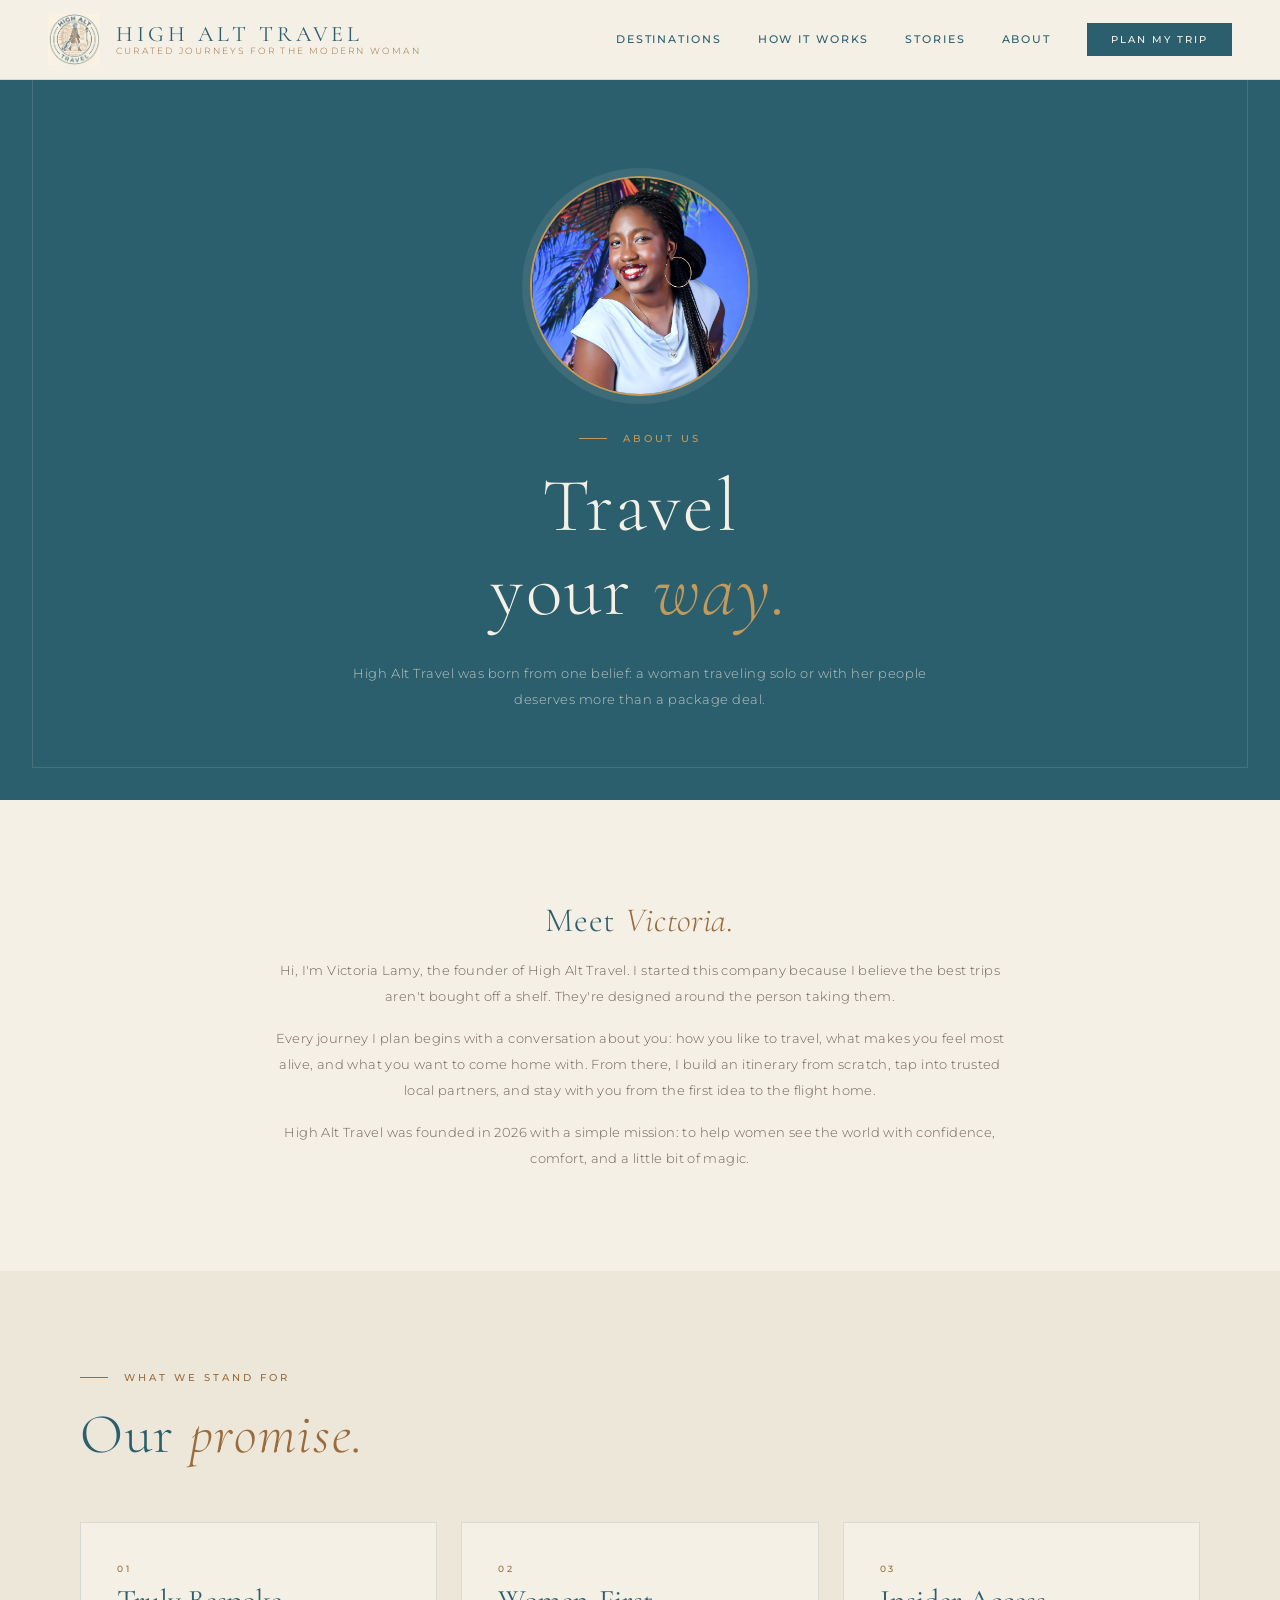
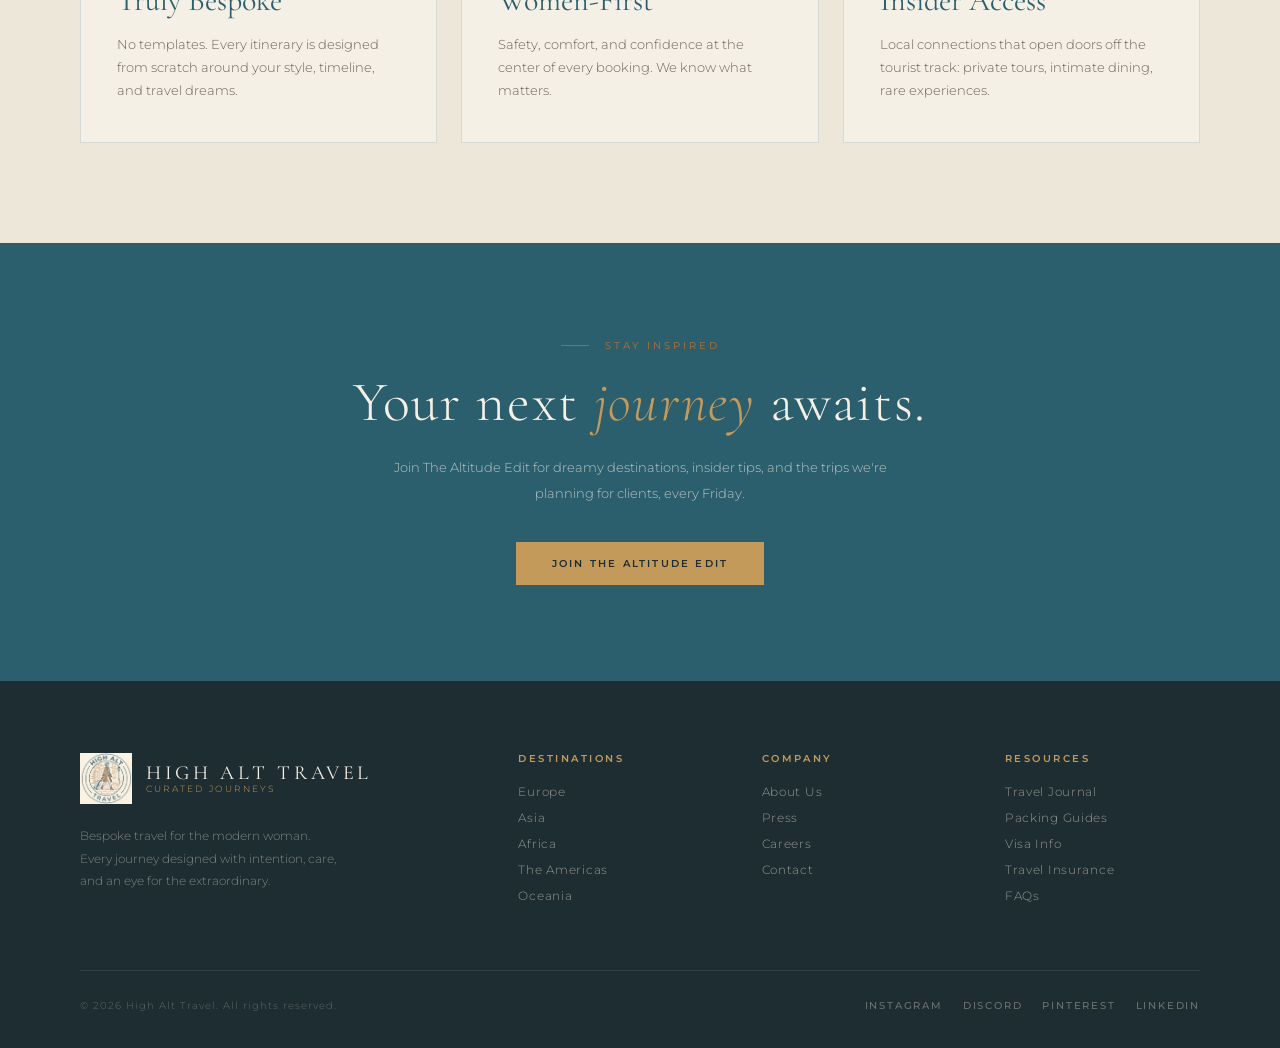
<file: about.html>
<!DOCTYPE html>
<html lang="en">
<head>
<meta charset="UTF-8">
<meta name="viewport" content="width=device-width, initial-scale=1.0">
<title>About Us | High Alt Travel</title>
<meta name="description" content="High Alt Travel designs bespoke journeys for the modern woman traveler.">
<link href="https://fonts.googleapis.com/css2?family=Cormorant+Garamond:ital,wght@0,300;0,400;0,500;1,300;1,400;1,500&family=Montserrat:wght@300;400;500;600&display=swap" rel="stylesheet">
<link rel="icon" type="image/png" href="logo.png">
<link rel="stylesheet" href="styles.css">
</head>
<body>

<!-- NAV -->
<nav id="mainNav">
<a href="index.html" class="nav-brand">
    <img class="nav-logo" src="logo.png" alt="High Alt Travel logo">
    <div class="nav-wordmark">
        <span class="name">High Alt Travel</span>
        <span class="sub">Curated Journeys for the Modern Woman</span>
    </div>
</a>
    <div class="nav-links">
        <a href="index.html#destinations">Destinations</a>
        <a href="index.html#process">How It Works</a>
        <a href="index.html#testimonials">Stories</a>
        <a href="about.html">About</a>
        <a href="contact.html" class="nav-cta">Plan My Trip</a>
    </div>
    <div class="nav-hamburger" id="hamburger" aria-label="Open menu">
        <span></span><span></span><span></span>
    </div>
</nav>
<div class="mobile-menu" id="mobileMenu">
    <a href="index.html#destinations" class="mobile-link">Destinations</a>
    <a href="index.html#process" class="mobile-link">How It Works</a>
    <a href="index.html#testimonials" class="mobile-link">Stories</a>
    <a href="about.html" class="mobile-link">About</a>
    <a href="contact.html" class="mobile-link m-cta">Plan My Trip</a>
</div>

<!-- PAGE HERO -->
<header class="page-hero page-hero--center">
    <img class="hero-portrait reveal" src="hero-image.png" alt="Victoria Lamy, founder of High Alt Travel">
    <div class="section-eyebrow reveal">About Us</div>
    <h1 class="section-title reveal reveal-delay-1">Travel<br>your <em>way.</em></h1>
    <p class="page-lede reveal reveal-delay-2">High Alt Travel was born from one belief: a woman traveling solo or with her people deserves more than a package deal.</p>
</header>

<section class="page-body">
    <div class="about-split">
        <div class="prose">
            <h2 class="reveal">Meet <em>Victoria.</em></h2>
            <p class="reveal reveal-delay-1">Hi, I'm Victoria Lamy, the founder of High Alt Travel. I started this company because I believe the best trips aren't bought off a shelf. They're designed around the person taking them.</p>
            <p class="reveal reveal-delay-2">Every journey I plan begins with a conversation about you: how you like to travel, what makes you feel most alive, and what you want to come home with. From there, I build an itinerary from scratch, tap into trusted local partners, and stay with you from the first idea to the flight home.</p>
            <p class="reveal reveal-delay-3">High Alt Travel was founded in 2026 with a simple mission: to help women see the world with confidence, comfort, and a little bit of magic.</p>
        </div>
    </div>
</section>

<section class="page-body alt">
    <div class="section-eyebrow reveal">What We Stand For</div>
    <h2 class="section-title reveal reveal-delay-1" style="margin-bottom:56px;">Our <em>promise.</em></h2>
    <div class="card-grid">
        <div class="info-card reveal"><div class="meta">01</div><h3>Truly Bespoke</h3><p>No templates. Every itinerary is designed from scratch around your style, timeline, and travel dreams.</p></div>
        <div class="info-card reveal reveal-delay-1"><div class="meta">02</div><h3>Women-First</h3><p>Safety, comfort, and confidence at the center of every booking. We know what matters.</p></div>
        <div class="info-card reveal reveal-delay-2"><div class="meta">03</div><h3>Insider Access</h3><p>Local connections that open doors off the tourist track: private tours, intimate dining, rare experiences.</p></div>
    </div>
</section>

<!-- CTA -->
<section class="page-cta">
    <div class="section-eyebrow reveal" style="justify-content:center;">Stay Inspired</div>
    <h2 class="section-title reveal reveal-delay-1">Your next <em>journey</em> awaits.</h2>
    <p class="reveal reveal-delay-2">Join The Altitude Edit for dreamy destinations, insider tips, and the trips we're planning for clients, every Friday.</p>
    <a href="index.html#newsletter" class="btn-primary reveal reveal-delay-3">Join The Altitude Edit</a>
</section>

<!-- FOOTER -->
<footer>
    <div class="footer-grid">
        <div class="footer-brand">
        <a href="index.html" class="nav-brand" style="gap:14px;">
        <img class="nav-logo" src="logo.png" width="48" height="48" alt="High Alt Travel logo">
            <div class="nav-wordmark">
            <span class="name" style="color:var(--cream);font-size:20px;">High Alt Travel</span>
            <span class="sub" style="color:var(--gold);">Curated Journeys</span>
            </div>
        </a>
        <p>Bespoke travel for the modern woman. Every journey designed with intention, care, and an eye for the extraordinary.</p>
        </div>
        <div class="footer-col">
        <h4>Destinations</h4>
        <a href="europe.html">Europe</a>
        <a href="asia.html">Asia</a>
        <a href="africa.html">Africa</a>
        <a href="americas.html">The Americas</a>
        <a href="oceania.html">Oceania</a>
        </div>
        <div class="footer-col">
        <h4>Company</h4>
        <a href="about.html">About Us</a>
        <a href="press.html">Press</a>
        <a href="careers.html">Careers</a>
        <a href="contact.html">Contact</a>
        </div>
        <div class="footer-col">
        <h4>Resources</h4>
        <a href="https://view-from-high-alt.beehiiv.com/" target="_blank" rel="noopener">Travel Journal</a>
        <a href="packing-guides.html">Packing Guides</a>
        <a href="visa-info.html">Visa Info</a>
        <a href="travel-insurance.html">Travel Insurance</a>
        <a href="faq.html">FAQs</a>
        </div>
    </div>
    <div class="footer-bottom">
        <p class="footer-copy">© 2026 High Alt Travel. All rights reserved.</p>
        <div class="footer-socials">
        <a href="https://www.instagram.com/highalttravel" target="_blank" rel="noopener">Instagram</a>
        <a href="https://discord.gg/ZkwFzh2a78" target="_blank" rel="noopener">Discord</a>
        <a href="#">Pinterest</a>
        <a href="#">LinkedIn</a>
        </div>
    </div>
</footer>

<script src="script.js"></script>
</body>
</html>
</file>
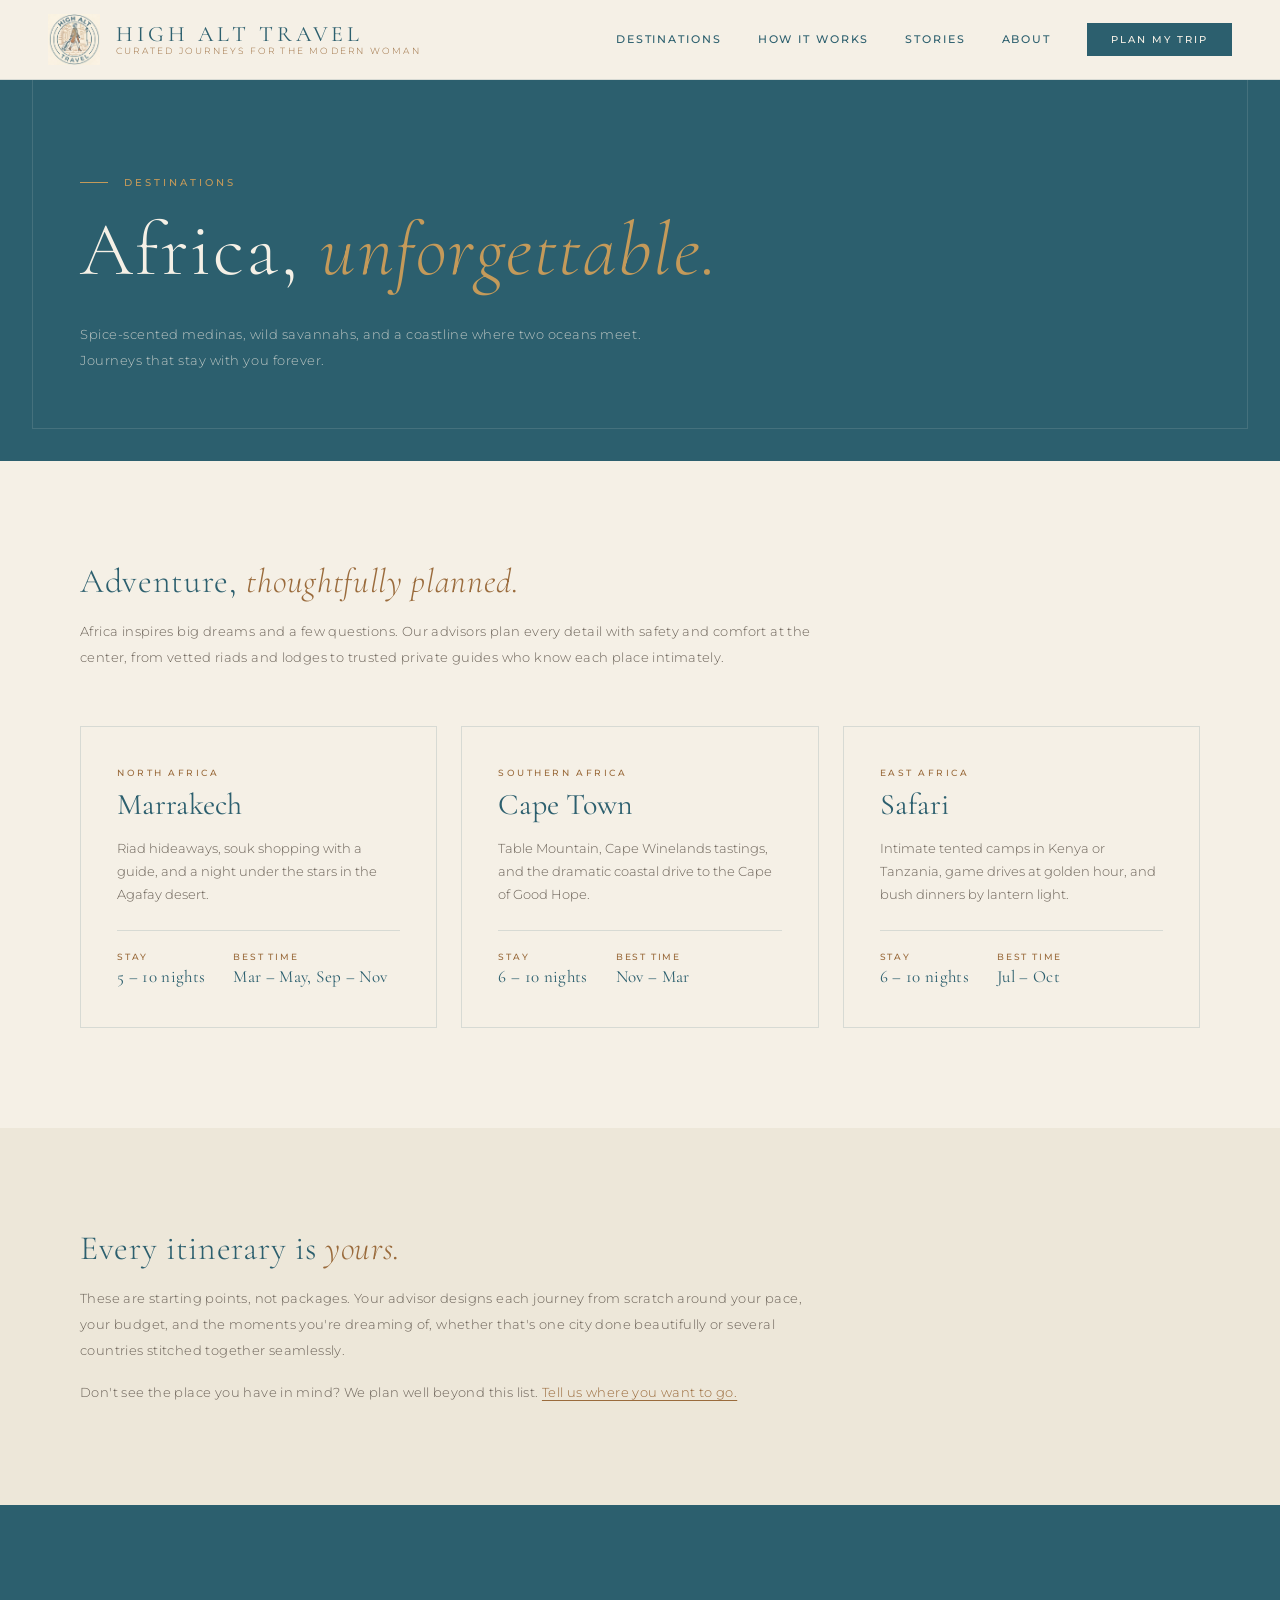
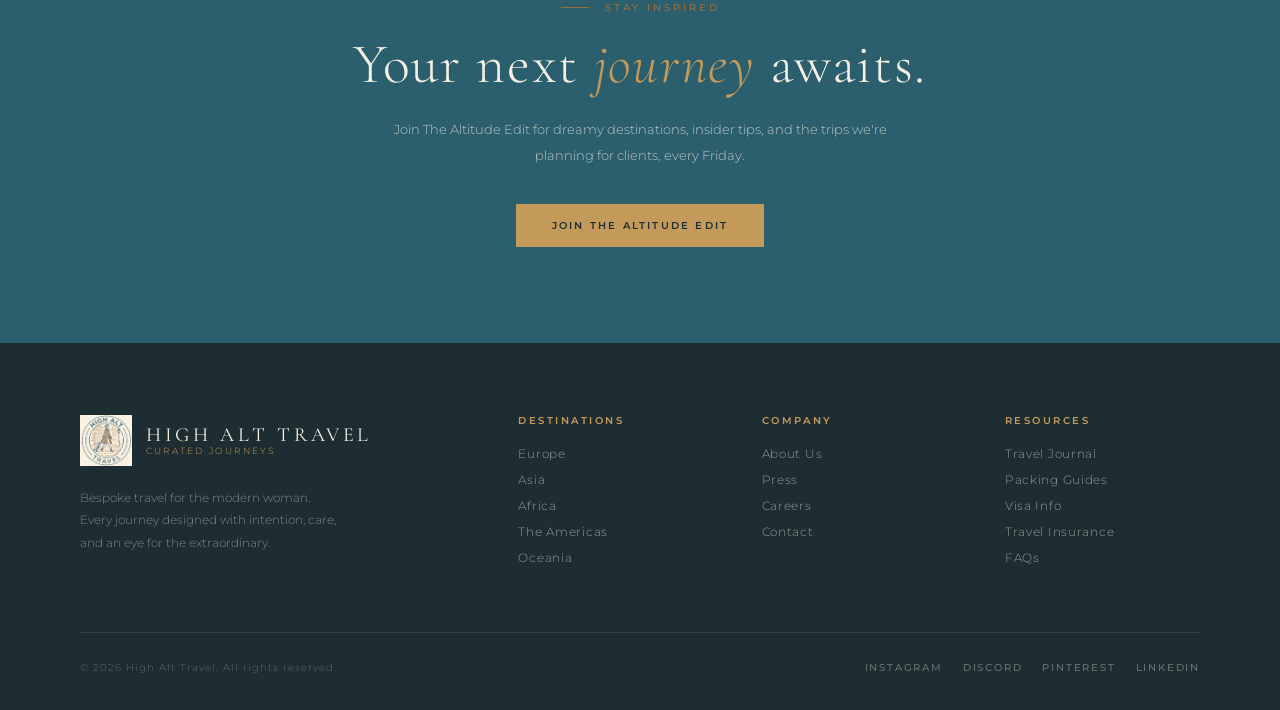
<file: africa.html>
<!DOCTYPE html>
<html lang="en">
<head>
<meta charset="UTF-8">
<meta name="viewport" content="width=device-width, initial-scale=1.0">
<title>Africa Destinations | High Alt Travel</title>
<meta name="description" content="Spice-scented medinas, wild savannahs, and a coastline where two oceans meet. Journeys that stay with you forever.">
<link href="https://fonts.googleapis.com/css2?family=Cormorant+Garamond:ital,wght@0,300;0,400;0,500;1,300;1,400;1,500&family=Montserrat:wght@300;400;500;600&display=swap" rel="stylesheet">
<link rel="icon" type="image/png" href="logo.png">
<link rel="stylesheet" href="styles.css">
</head>
<body>

<!-- NAV -->
<nav id="mainNav">
<a href="index.html" class="nav-brand">
    <img class="nav-logo" src="logo.png" alt="High Alt Travel logo">
    <div class="nav-wordmark">
        <span class="name">High Alt Travel</span>
        <span class="sub">Curated Journeys for the Modern Woman</span>
    </div>
</a>
    <div class="nav-links">
        <a href="index.html#destinations">Destinations</a>
        <a href="index.html#process">How It Works</a>
        <a href="index.html#testimonials">Stories</a>
        <a href="about.html">About</a>
        <a href="contact.html" class="nav-cta">Plan My Trip</a>
    </div>
    <div class="nav-hamburger" id="hamburger" aria-label="Open menu">
        <span></span><span></span><span></span>
    </div>
</nav>
<div class="mobile-menu" id="mobileMenu">
    <a href="index.html#destinations" class="mobile-link">Destinations</a>
    <a href="index.html#process" class="mobile-link">How It Works</a>
    <a href="index.html#testimonials" class="mobile-link">Stories</a>
    <a href="about.html" class="mobile-link">About</a>
    <a href="contact.html" class="mobile-link m-cta">Plan My Trip</a>
</div>

<!-- PAGE HERO -->
<header class="page-hero">
    <div class="section-eyebrow reveal">Destinations</div>
    <h1 class="section-title reveal reveal-delay-1">Africa, <em>unforgettable.</em></h1>
    <p class="page-lede reveal reveal-delay-2">Spice-scented medinas, wild savannahs, and a coastline where two oceans meet. Journeys that stay with you forever.</p>
</header>

<section class="page-body">
    <div class="prose" style="margin-bottom:56px;">
        <h2 class="reveal">Adventure, <em>thoughtfully planned.</em></h2>
        <p class="reveal reveal-delay-1">Africa inspires big dreams and a few questions. Our advisors plan every detail with safety and comfort at the center, from vetted riads and lodges to trusted private guides who know each place intimately.</p>
    </div>
    <div class="card-grid">
        <div class="info-card reveal">
            <div class="meta">North Africa</div>
            <h3>Marrakech</h3>
            <p>Riad hideaways, souk shopping with a guide, and a night under the stars in the Agafay desert.</p>
            <div class="facts">
                <div>Stay<span>5 – 10 nights</span></div>
                <div>Best Time<span>Mar – May, Sep – Nov</span></div>
            </div>
        </div>
        <div class="info-card reveal reveal-delay-1">
            <div class="meta">Southern Africa</div>
            <h3>Cape Town</h3>
            <p>Table Mountain, Cape Winelands tastings, and the dramatic coastal drive to the Cape of Good Hope.</p>
            <div class="facts">
                <div>Stay<span>6 – 10 nights</span></div>
                <div>Best Time<span>Nov – Mar</span></div>
            </div>
        </div>
        <div class="info-card reveal reveal-delay-2">
            <div class="meta">East Africa</div>
            <h3>Safari</h3>
            <p>Intimate tented camps in Kenya or Tanzania, game drives at golden hour, and bush dinners by lantern light.</p>
            <div class="facts">
                <div>Stay<span>6 – 10 nights</span></div>
                <div>Best Time<span>Jul – Oct</span></div>
            </div>
        </div>
    </div>
</section>

<section class="page-body alt">
    <div class="prose">
        <h2 class="reveal">Every itinerary is <em>yours.</em></h2>
        <p class="reveal reveal-delay-1">These are starting points, not packages. Your advisor designs each journey from scratch around your pace, your budget, and the moments you're dreaming of, whether that's one city done beautifully or several countries stitched together seamlessly.</p>
        <p class="reveal reveal-delay-2">Don't see the place you have in mind? We plan well beyond this list. <a href="contact.html">Tell us where you want to go.</a></p>
    </div>
</section>

<!-- CTA -->
<section class="page-cta">
    <div class="section-eyebrow reveal" style="justify-content:center;">Stay Inspired</div>
    <h2 class="section-title reveal reveal-delay-1">Your next <em>journey</em> awaits.</h2>
    <p class="reveal reveal-delay-2">Join The Altitude Edit for dreamy destinations, insider tips, and the trips we're planning for clients, every Friday.</p>
    <a href="index.html#newsletter" class="btn-primary reveal reveal-delay-3">Join The Altitude Edit</a>
</section>

<!-- FOOTER -->
<footer>
    <div class="footer-grid">
        <div class="footer-brand">
        <a href="index.html" class="nav-brand" style="gap:14px;">
        <img class="nav-logo" src="logo.png" width="48" height="48" alt="High Alt Travel logo">
            <div class="nav-wordmark">
            <span class="name" style="color:var(--cream);font-size:20px;">High Alt Travel</span>
            <span class="sub" style="color:var(--gold);">Curated Journeys</span>
            </div>
        </a>
        <p>Bespoke travel for the modern woman. Every journey designed with intention, care, and an eye for the extraordinary.</p>
        </div>
        <div class="footer-col">
        <h4>Destinations</h4>
        <a href="europe.html">Europe</a>
        <a href="asia.html">Asia</a>
        <a href="africa.html">Africa</a>
        <a href="americas.html">The Americas</a>
        <a href="oceania.html">Oceania</a>
        </div>
        <div class="footer-col">
        <h4>Company</h4>
        <a href="about.html">About Us</a>
        <a href="press.html">Press</a>
        <a href="careers.html">Careers</a>
        <a href="contact.html">Contact</a>
        </div>
        <div class="footer-col">
        <h4>Resources</h4>
        <a href="https://view-from-high-alt.beehiiv.com/" target="_blank" rel="noopener">Travel Journal</a>
        <a href="packing-guides.html">Packing Guides</a>
        <a href="visa-info.html">Visa Info</a>
        <a href="travel-insurance.html">Travel Insurance</a>
        <a href="faq.html">FAQs</a>
        </div>
    </div>
    <div class="footer-bottom">
        <p class="footer-copy">© 2026 High Alt Travel. All rights reserved.</p>
        <div class="footer-socials">
        <a href="https://www.instagram.com/highalttravel" target="_blank" rel="noopener">Instagram</a>
        <a href="https://discord.gg/ZkwFzh2a78" target="_blank" rel="noopener">Discord</a>
        <a href="#">Pinterest</a>
        <a href="#">LinkedIn</a>
        </div>
    </div>
</footer>

<script src="script.js"></script>
</body>
</html>
</file>
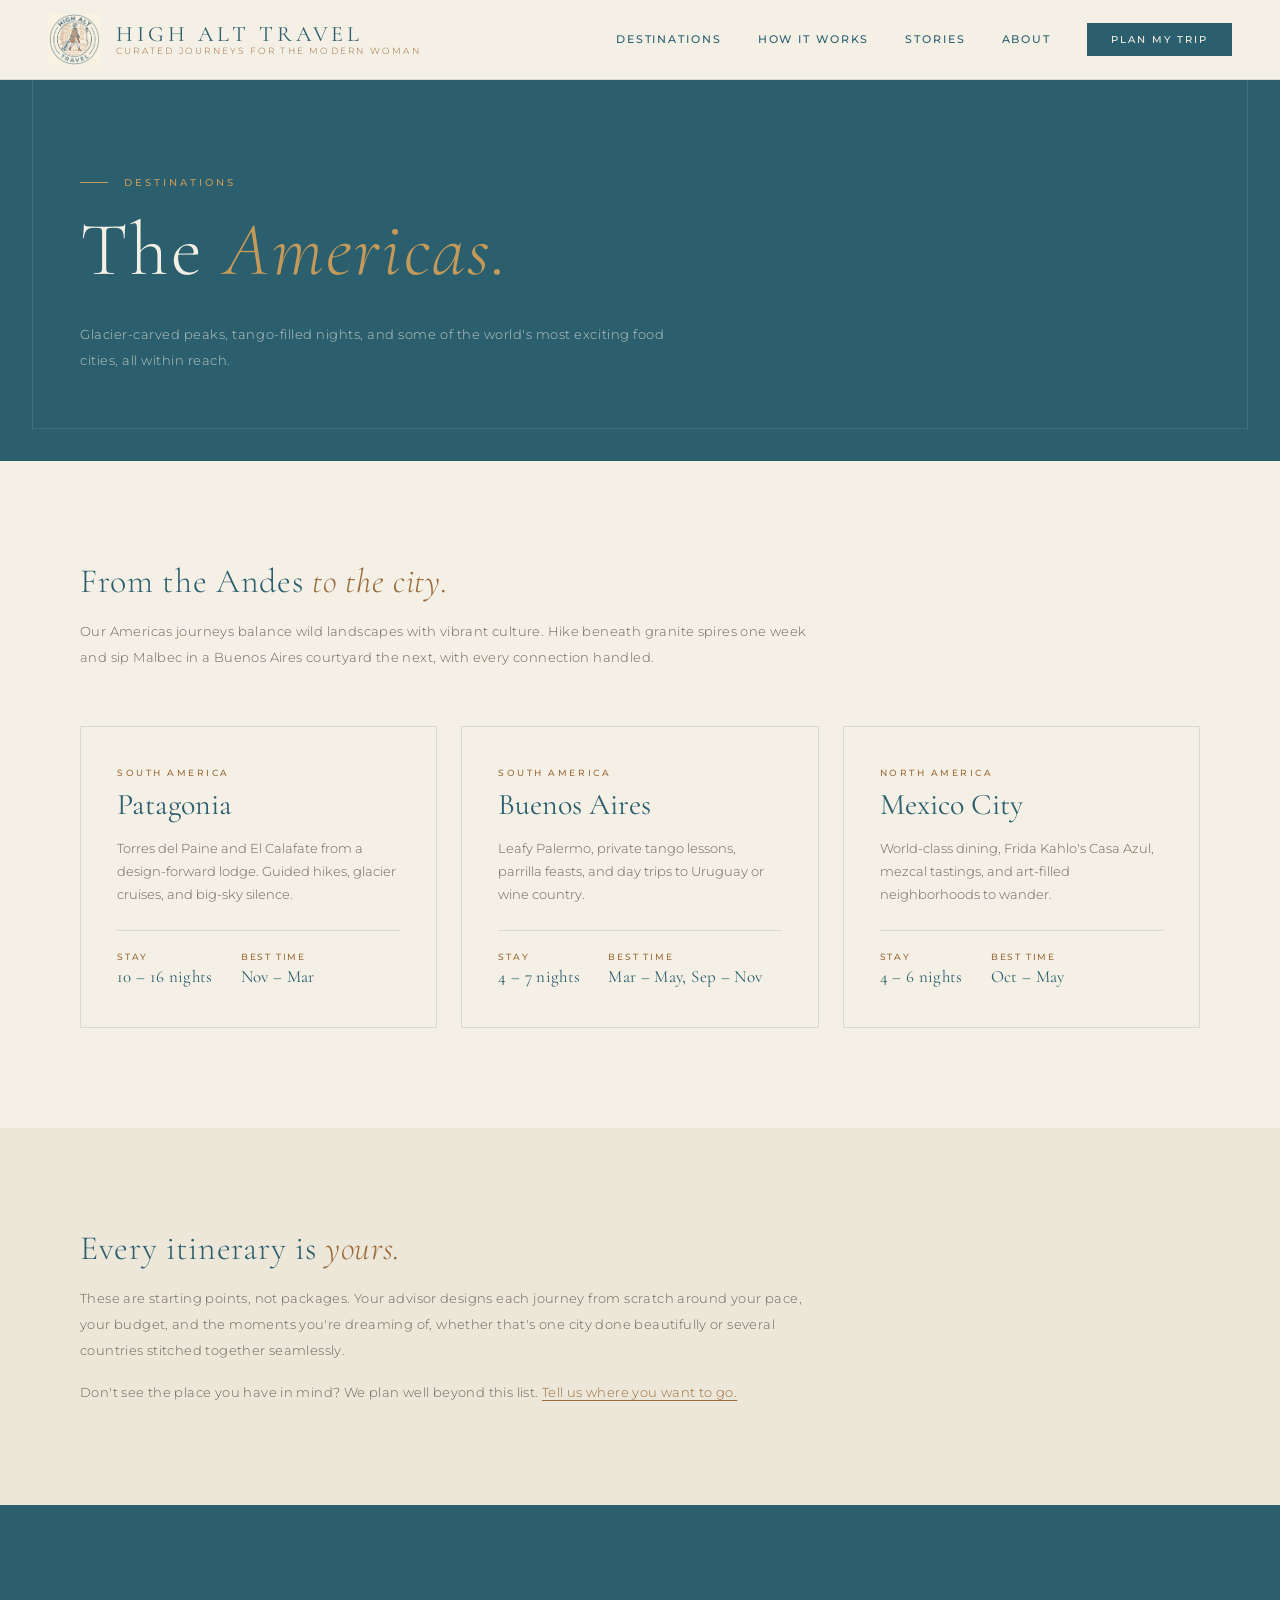
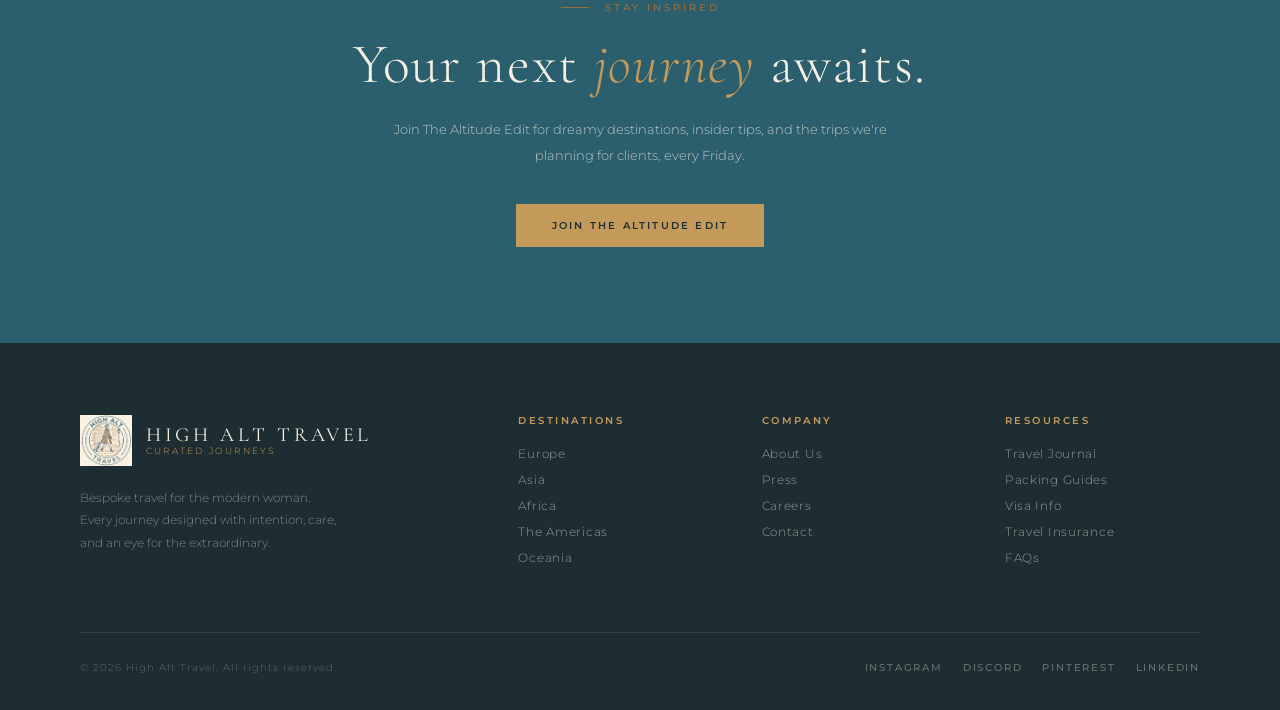
<file: americas.html>
<!DOCTYPE html>
<html lang="en">
<head>
<meta charset="UTF-8">
<meta name="viewport" content="width=device-width, initial-scale=1.0">
<title>The Americas Destinations | High Alt Travel</title>
<meta name="description" content="Glacier-carved peaks, tango-filled nights, and some of the world&#x27;s most exciting food cities, all within reach.">
<link href="https://fonts.googleapis.com/css2?family=Cormorant+Garamond:ital,wght@0,300;0,400;0,500;1,300;1,400;1,500&family=Montserrat:wght@300;400;500;600&display=swap" rel="stylesheet">
<link rel="icon" type="image/png" href="logo.png">
<link rel="stylesheet" href="styles.css">
</head>
<body>

<!-- NAV -->
<nav id="mainNav">
<a href="index.html" class="nav-brand">
    <img class="nav-logo" src="logo.png" alt="High Alt Travel logo">
    <div class="nav-wordmark">
        <span class="name">High Alt Travel</span>
        <span class="sub">Curated Journeys for the Modern Woman</span>
    </div>
</a>
    <div class="nav-links">
        <a href="index.html#destinations">Destinations</a>
        <a href="index.html#process">How It Works</a>
        <a href="index.html#testimonials">Stories</a>
        <a href="about.html">About</a>
        <a href="contact.html" class="nav-cta">Plan My Trip</a>
    </div>
    <div class="nav-hamburger" id="hamburger" aria-label="Open menu">
        <span></span><span></span><span></span>
    </div>
</nav>
<div class="mobile-menu" id="mobileMenu">
    <a href="index.html#destinations" class="mobile-link">Destinations</a>
    <a href="index.html#process" class="mobile-link">How It Works</a>
    <a href="index.html#testimonials" class="mobile-link">Stories</a>
    <a href="about.html" class="mobile-link">About</a>
    <a href="contact.html" class="mobile-link m-cta">Plan My Trip</a>
</div>

<!-- PAGE HERO -->
<header class="page-hero">
    <div class="section-eyebrow reveal">Destinations</div>
    <h1 class="section-title reveal reveal-delay-1">The <em>Americas.</em></h1>
    <p class="page-lede reveal reveal-delay-2">Glacier-carved peaks, tango-filled nights, and some of the world's most exciting food cities, all within reach.</p>
</header>

<section class="page-body">
    <div class="prose" style="margin-bottom:56px;">
        <h2 class="reveal">From the Andes <em>to the city.</em></h2>
        <p class="reveal reveal-delay-1">Our Americas journeys balance wild landscapes with vibrant culture. Hike beneath granite spires one week and sip Malbec in a Buenos Aires courtyard the next, with every connection handled.</p>
    </div>
    <div class="card-grid">
        <div class="info-card reveal">
            <div class="meta">South America</div>
            <h3>Patagonia</h3>
            <p>Torres del Paine and El Calafate from a design-forward lodge. Guided hikes, glacier cruises, and big-sky silence.</p>
            <div class="facts">
                <div>Stay<span>10 – 16 nights</span></div>
                <div>Best Time<span>Nov – Mar</span></div>
            </div>
        </div>
        <div class="info-card reveal reveal-delay-1">
            <div class="meta">South America</div>
            <h3>Buenos Aires</h3>
            <p>Leafy Palermo, private tango lessons, parrilla feasts, and day trips to Uruguay or wine country.</p>
            <div class="facts">
                <div>Stay<span>4 – 7 nights</span></div>
                <div>Best Time<span>Mar – May, Sep – Nov</span></div>
            </div>
        </div>
        <div class="info-card reveal reveal-delay-2">
            <div class="meta">North America</div>
            <h3>Mexico City</h3>
            <p>World-class dining, Frida Kahlo's Casa Azul, mezcal tastings, and art-filled neighborhoods to wander.</p>
            <div class="facts">
                <div>Stay<span>4 – 6 nights</span></div>
                <div>Best Time<span>Oct – May</span></div>
            </div>
        </div>
    </div>
</section>

<section class="page-body alt">
    <div class="prose">
        <h2 class="reveal">Every itinerary is <em>yours.</em></h2>
        <p class="reveal reveal-delay-1">These are starting points, not packages. Your advisor designs each journey from scratch around your pace, your budget, and the moments you're dreaming of, whether that's one city done beautifully or several countries stitched together seamlessly.</p>
        <p class="reveal reveal-delay-2">Don't see the place you have in mind? We plan well beyond this list. <a href="contact.html">Tell us where you want to go.</a></p>
    </div>
</section>

<!-- CTA -->
<section class="page-cta">
    <div class="section-eyebrow reveal" style="justify-content:center;">Stay Inspired</div>
    <h2 class="section-title reveal reveal-delay-1">Your next <em>journey</em> awaits.</h2>
    <p class="reveal reveal-delay-2">Join The Altitude Edit for dreamy destinations, insider tips, and the trips we're planning for clients, every Friday.</p>
    <a href="index.html#newsletter" class="btn-primary reveal reveal-delay-3">Join The Altitude Edit</a>
</section>

<!-- FOOTER -->
<footer>
    <div class="footer-grid">
        <div class="footer-brand">
        <a href="index.html" class="nav-brand" style="gap:14px;">
        <img class="nav-logo" src="logo.png" width="48" height="48" alt="High Alt Travel logo">
            <div class="nav-wordmark">
            <span class="name" style="color:var(--cream);font-size:20px;">High Alt Travel</span>
            <span class="sub" style="color:var(--gold);">Curated Journeys</span>
            </div>
        </a>
        <p>Bespoke travel for the modern woman. Every journey designed with intention, care, and an eye for the extraordinary.</p>
        </div>
        <div class="footer-col">
        <h4>Destinations</h4>
        <a href="europe.html">Europe</a>
        <a href="asia.html">Asia</a>
        <a href="africa.html">Africa</a>
        <a href="americas.html">The Americas</a>
        <a href="oceania.html">Oceania</a>
        </div>
        <div class="footer-col">
        <h4>Company</h4>
        <a href="about.html">About Us</a>
        <a href="press.html">Press</a>
        <a href="careers.html">Careers</a>
        <a href="contact.html">Contact</a>
        </div>
        <div class="footer-col">
        <h4>Resources</h4>
        <a href="https://view-from-high-alt.beehiiv.com/" target="_blank" rel="noopener">Travel Journal</a>
        <a href="packing-guides.html">Packing Guides</a>
        <a href="visa-info.html">Visa Info</a>
        <a href="travel-insurance.html">Travel Insurance</a>
        <a href="faq.html">FAQs</a>
        </div>
    </div>
    <div class="footer-bottom">
        <p class="footer-copy">© 2026 High Alt Travel. All rights reserved.</p>
        <div class="footer-socials">
        <a href="https://www.instagram.com/highalttravel" target="_blank" rel="noopener">Instagram</a>
        <a href="https://discord.gg/ZkwFzh2a78" target="_blank" rel="noopener">Discord</a>
        <a href="#">Pinterest</a>
        <a href="#">LinkedIn</a>
        </div>
    </div>
</footer>

<script src="script.js"></script>
</body>
</html>
</file>
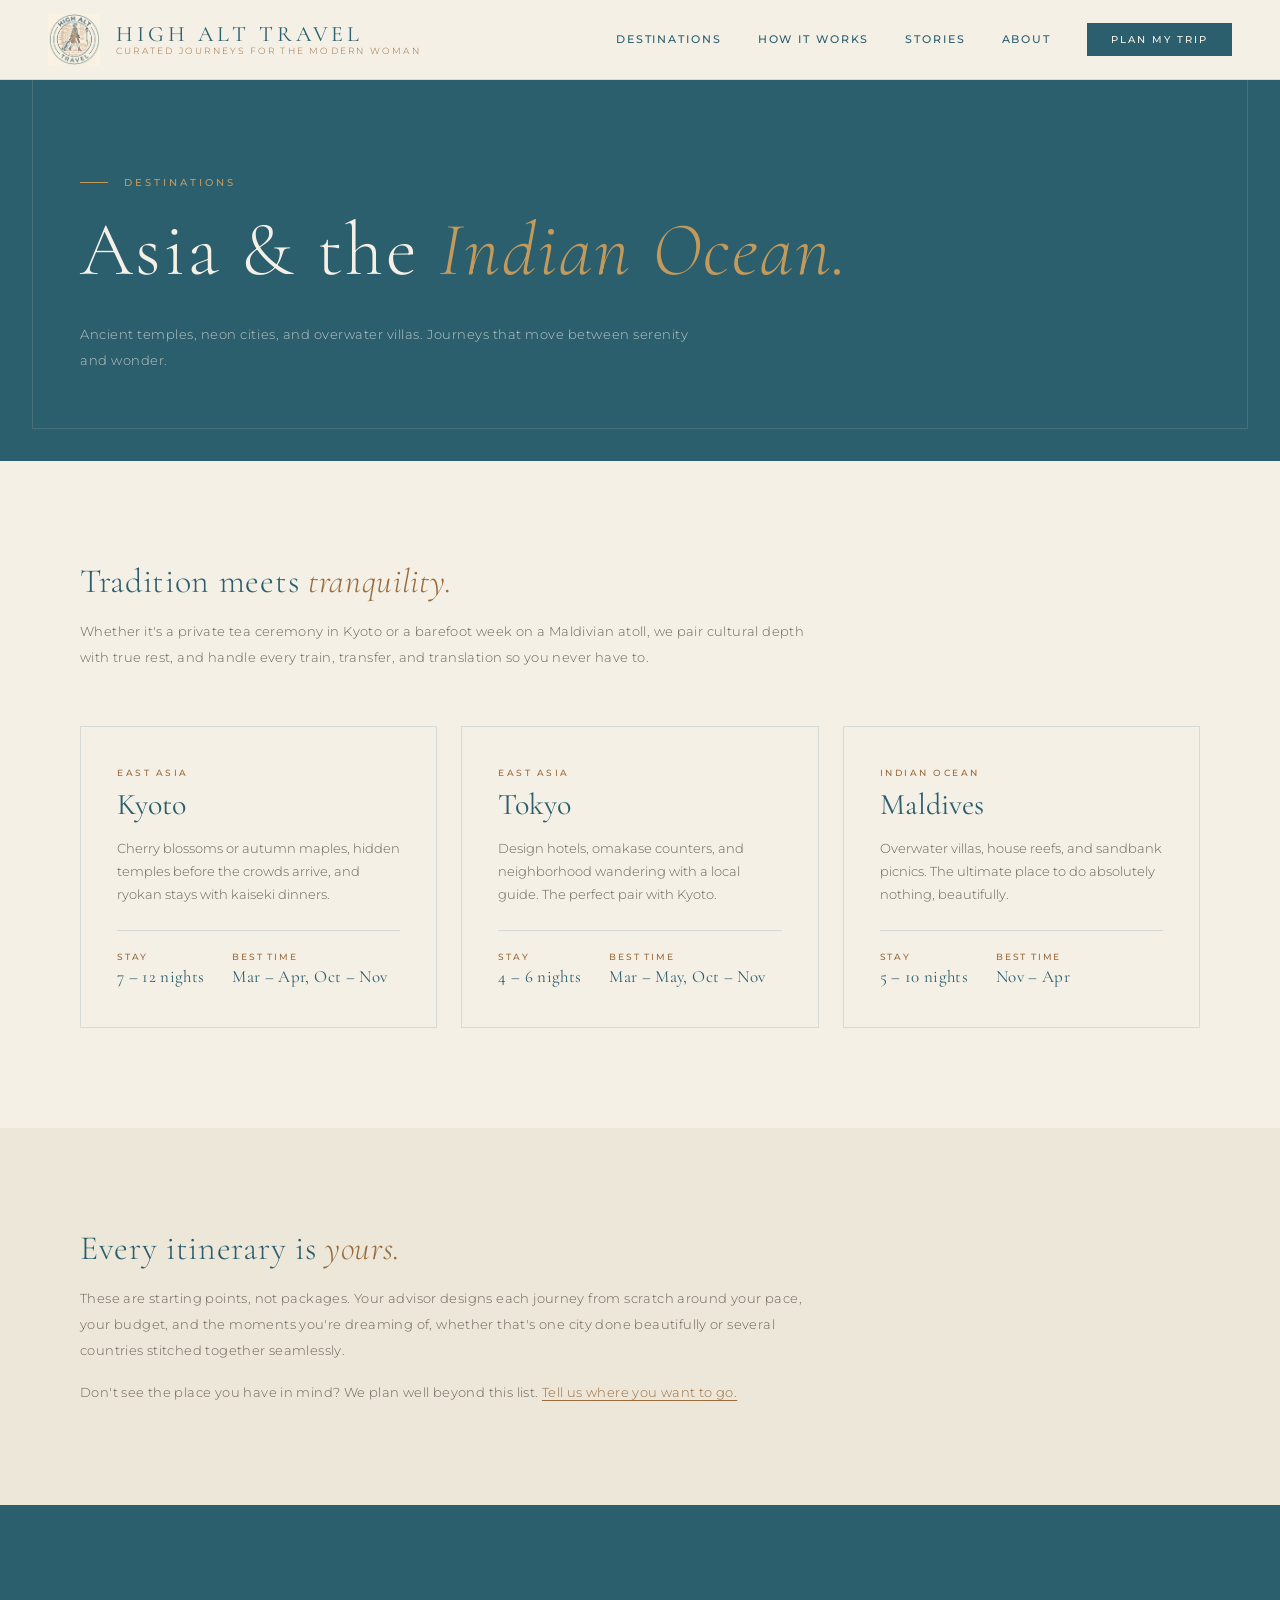
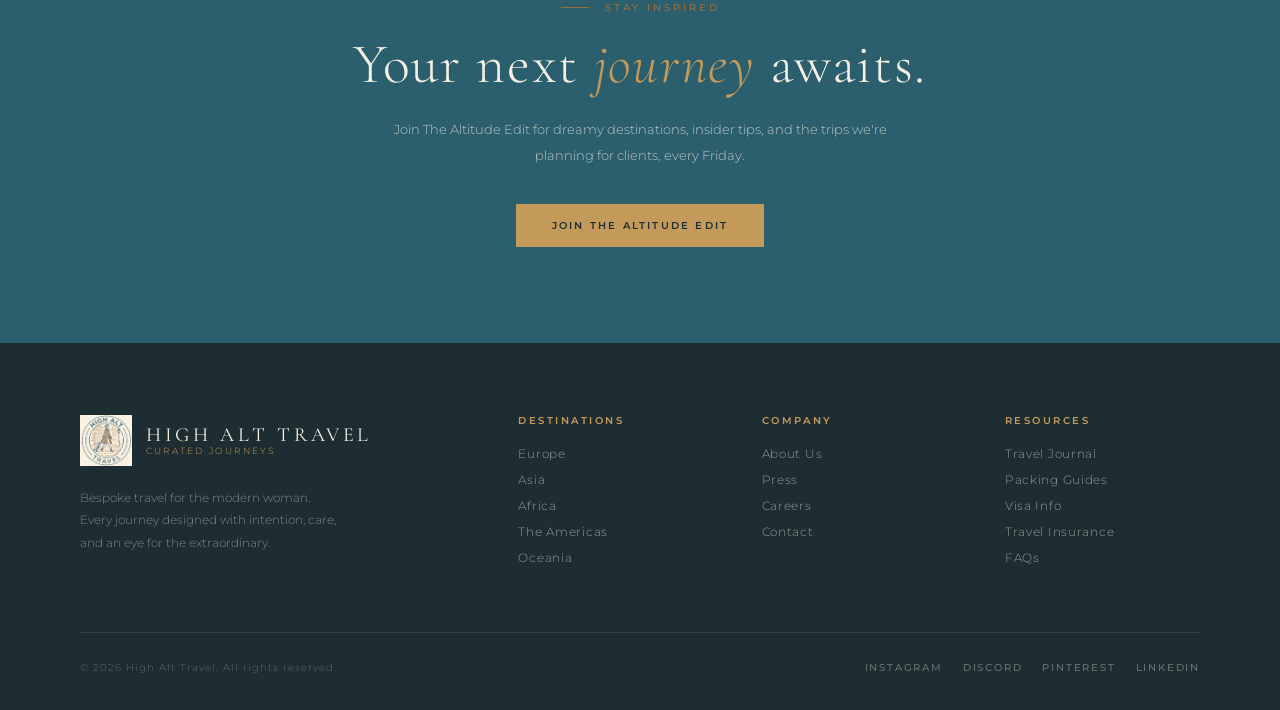
<file: asia.html>
<!DOCTYPE html>
<html lang="en">
<head>
<meta charset="UTF-8">
<meta name="viewport" content="width=device-width, initial-scale=1.0">
<title>Asia Destinations | High Alt Travel</title>
<meta name="description" content="Ancient temples, neon cities, and overwater villas. Journeys that move between serenity and wonder.">
<link href="https://fonts.googleapis.com/css2?family=Cormorant+Garamond:ital,wght@0,300;0,400;0,500;1,300;1,400;1,500&family=Montserrat:wght@300;400;500;600&display=swap" rel="stylesheet">
<link rel="icon" type="image/png" href="logo.png">
<link rel="stylesheet" href="styles.css">
</head>
<body>

<!-- NAV -->
<nav id="mainNav">
<a href="index.html" class="nav-brand">
    <img class="nav-logo" src="logo.png" alt="High Alt Travel logo">
    <div class="nav-wordmark">
        <span class="name">High Alt Travel</span>
        <span class="sub">Curated Journeys for the Modern Woman</span>
    </div>
</a>
    <div class="nav-links">
        <a href="index.html#destinations">Destinations</a>
        <a href="index.html#process">How It Works</a>
        <a href="index.html#testimonials">Stories</a>
        <a href="about.html">About</a>
        <a href="contact.html" class="nav-cta">Plan My Trip</a>
    </div>
    <div class="nav-hamburger" id="hamburger" aria-label="Open menu">
        <span></span><span></span><span></span>
    </div>
</nav>
<div class="mobile-menu" id="mobileMenu">
    <a href="index.html#destinations" class="mobile-link">Destinations</a>
    <a href="index.html#process" class="mobile-link">How It Works</a>
    <a href="index.html#testimonials" class="mobile-link">Stories</a>
    <a href="about.html" class="mobile-link">About</a>
    <a href="contact.html" class="mobile-link m-cta">Plan My Trip</a>
</div>

<!-- PAGE HERO -->
<header class="page-hero">
    <div class="section-eyebrow reveal">Destinations</div>
    <h1 class="section-title reveal reveal-delay-1">Asia &amp; the <em>Indian Ocean.</em></h1>
    <p class="page-lede reveal reveal-delay-2">Ancient temples, neon cities, and overwater villas. Journeys that move between serenity and wonder.</p>
</header>

<section class="page-body">
    <div class="prose" style="margin-bottom:56px;">
        <h2 class="reveal">Tradition meets <em>tranquility.</em></h2>
        <p class="reveal reveal-delay-1">Whether it's a private tea ceremony in Kyoto or a barefoot week on a Maldivian atoll, we pair cultural depth with true rest, and handle every train, transfer, and translation so you never have to.</p>
    </div>
    <div class="card-grid">
        <div class="info-card reveal">
            <div class="meta">East Asia</div>
            <h3>Kyoto</h3>
            <p>Cherry blossoms or autumn maples, hidden temples before the crowds arrive, and ryokan stays with kaiseki dinners.</p>
            <div class="facts">
                <div>Stay<span>7 – 12 nights</span></div>
                <div>Best Time<span>Mar – Apr, Oct – Nov</span></div>
            </div>
        </div>
        <div class="info-card reveal reveal-delay-1">
            <div class="meta">East Asia</div>
            <h3>Tokyo</h3>
            <p>Design hotels, omakase counters, and neighborhood wandering with a local guide. The perfect pair with Kyoto.</p>
            <div class="facts">
                <div>Stay<span>4 – 6 nights</span></div>
                <div>Best Time<span>Mar – May, Oct – Nov</span></div>
            </div>
        </div>
        <div class="info-card reveal reveal-delay-2">
            <div class="meta">Indian Ocean</div>
            <h3>Maldives</h3>
            <p>Overwater villas, house reefs, and sandbank picnics. The ultimate place to do absolutely nothing, beautifully.</p>
            <div class="facts">
                <div>Stay<span>5 – 10 nights</span></div>
                <div>Best Time<span>Nov – Apr</span></div>
            </div>
        </div>
    </div>
</section>

<section class="page-body alt">
    <div class="prose">
        <h2 class="reveal">Every itinerary is <em>yours.</em></h2>
        <p class="reveal reveal-delay-1">These are starting points, not packages. Your advisor designs each journey from scratch around your pace, your budget, and the moments you're dreaming of, whether that's one city done beautifully or several countries stitched together seamlessly.</p>
        <p class="reveal reveal-delay-2">Don't see the place you have in mind? We plan well beyond this list. <a href="contact.html">Tell us where you want to go.</a></p>
    </div>
</section>

<!-- CTA -->
<section class="page-cta">
    <div class="section-eyebrow reveal" style="justify-content:center;">Stay Inspired</div>
    <h2 class="section-title reveal reveal-delay-1">Your next <em>journey</em> awaits.</h2>
    <p class="reveal reveal-delay-2">Join The Altitude Edit for dreamy destinations, insider tips, and the trips we're planning for clients, every Friday.</p>
    <a href="index.html#newsletter" class="btn-primary reveal reveal-delay-3">Join The Altitude Edit</a>
</section>

<!-- FOOTER -->
<footer>
    <div class="footer-grid">
        <div class="footer-brand">
        <a href="index.html" class="nav-brand" style="gap:14px;">
        <img class="nav-logo" src="logo.png" width="48" height="48" alt="High Alt Travel logo">
            <div class="nav-wordmark">
            <span class="name" style="color:var(--cream);font-size:20px;">High Alt Travel</span>
            <span class="sub" style="color:var(--gold);">Curated Journeys</span>
            </div>
        </a>
        <p>Bespoke travel for the modern woman. Every journey designed with intention, care, and an eye for the extraordinary.</p>
        </div>
        <div class="footer-col">
        <h4>Destinations</h4>
        <a href="europe.html">Europe</a>
        <a href="asia.html">Asia</a>
        <a href="africa.html">Africa</a>
        <a href="americas.html">The Americas</a>
        <a href="oceania.html">Oceania</a>
        </div>
        <div class="footer-col">
        <h4>Company</h4>
        <a href="about.html">About Us</a>
        <a href="press.html">Press</a>
        <a href="careers.html">Careers</a>
        <a href="contact.html">Contact</a>
        </div>
        <div class="footer-col">
        <h4>Resources</h4>
        <a href="https://view-from-high-alt.beehiiv.com/" target="_blank" rel="noopener">Travel Journal</a>
        <a href="packing-guides.html">Packing Guides</a>
        <a href="visa-info.html">Visa Info</a>
        <a href="travel-insurance.html">Travel Insurance</a>
        <a href="faq.html">FAQs</a>
        </div>
    </div>
    <div class="footer-bottom">
        <p class="footer-copy">© 2026 High Alt Travel. All rights reserved.</p>
        <div class="footer-socials">
        <a href="https://www.instagram.com/highalttravel" target="_blank" rel="noopener">Instagram</a>
        <a href="https://discord.gg/ZkwFzh2a78" target="_blank" rel="noopener">Discord</a>
        <a href="#">Pinterest</a>
        <a href="#">LinkedIn</a>
        </div>
    </div>
</footer>

<script src="script.js"></script>
</body>
</html>
</file>
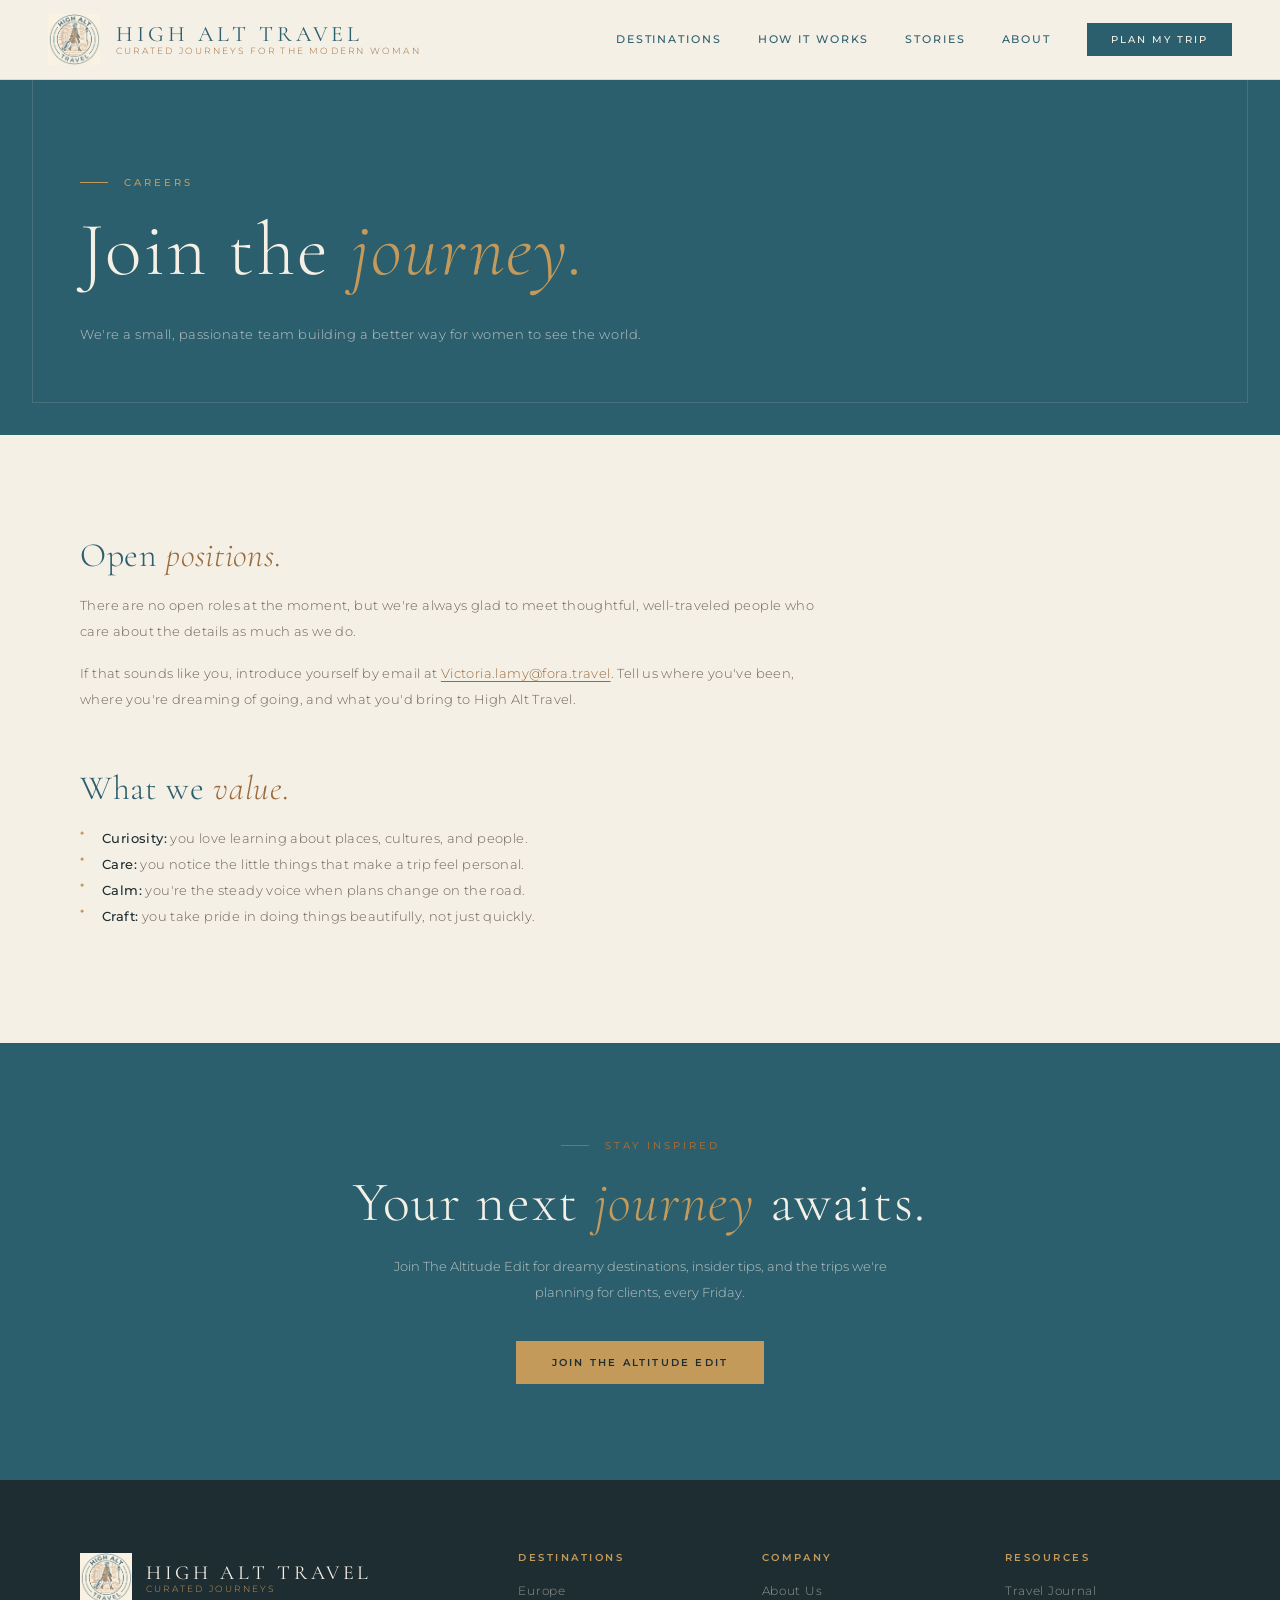
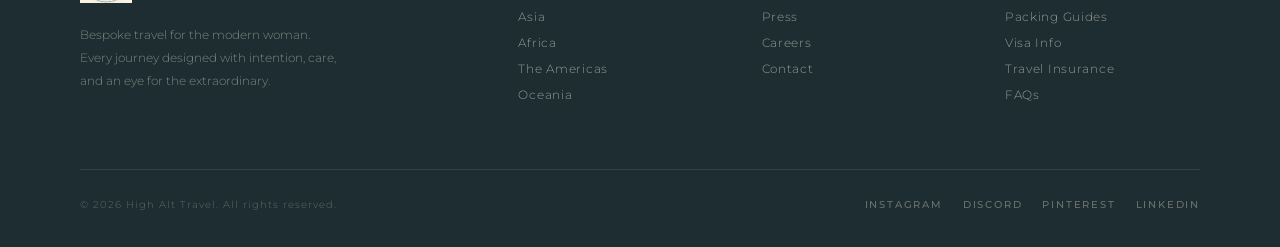
<file: careers.html>
<!DOCTYPE html>
<html lang="en">
<head>
<meta charset="UTF-8">
<meta name="viewport" content="width=device-width, initial-scale=1.0">
<title>Careers | High Alt Travel</title>
<meta name="description" content="Careers at High Alt Travel.">
<link href="https://fonts.googleapis.com/css2?family=Cormorant+Garamond:ital,wght@0,300;0,400;0,500;1,300;1,400;1,500&family=Montserrat:wght@300;400;500;600&display=swap" rel="stylesheet">
<link rel="icon" type="image/png" href="logo.png">
<link rel="stylesheet" href="styles.css">
</head>
<body>

<!-- NAV -->
<nav id="mainNav">
<a href="index.html" class="nav-brand">
    <img class="nav-logo" src="logo.png" alt="High Alt Travel logo">
    <div class="nav-wordmark">
        <span class="name">High Alt Travel</span>
        <span class="sub">Curated Journeys for the Modern Woman</span>
    </div>
</a>
    <div class="nav-links">
        <a href="index.html#destinations">Destinations</a>
        <a href="index.html#process">How It Works</a>
        <a href="index.html#testimonials">Stories</a>
        <a href="about.html">About</a>
        <a href="contact.html" class="nav-cta">Plan My Trip</a>
    </div>
    <div class="nav-hamburger" id="hamburger" aria-label="Open menu">
        <span></span><span></span><span></span>
    </div>
</nav>
<div class="mobile-menu" id="mobileMenu">
    <a href="index.html#destinations" class="mobile-link">Destinations</a>
    <a href="index.html#process" class="mobile-link">How It Works</a>
    <a href="index.html#testimonials" class="mobile-link">Stories</a>
    <a href="about.html" class="mobile-link">About</a>
    <a href="contact.html" class="mobile-link m-cta">Plan My Trip</a>
</div>

<!-- PAGE HERO -->
<header class="page-hero">
    <div class="section-eyebrow reveal">Careers</div>
    <h1 class="section-title reveal reveal-delay-1">Join the <em>journey.</em></h1>
    <p class="page-lede reveal reveal-delay-2">We're a small, passionate team building a better way for women to see the world.</p>
</header>

<section class="page-body">
    <div class="prose">
        <h2 class="reveal">Open <em>positions.</em></h2>
        <p class="reveal reveal-delay-1">There are no open roles at the moment, but we're always glad to meet thoughtful, well-traveled people who care about the details as much as we do.</p>
        <p class="reveal reveal-delay-2">If that sounds like you, introduce yourself by email at <a href="mailto:Victoria.lamy@fora.travel">Victoria.lamy@fora.travel</a>. Tell us where you've been, where you're dreaming of going, and what you'd bring to High Alt Travel.</p>
        <h2 class="reveal">What we <em>value.</em></h2>
        <ul class="reveal reveal-delay-1">
            <li><strong>Curiosity:</strong> you love learning about places, cultures, and people.</li>
            <li><strong>Care:</strong> you notice the little things that make a trip feel personal.</li>
            <li><strong>Calm:</strong> you're the steady voice when plans change on the road.</li>
            <li><strong>Craft:</strong> you take pride in doing things beautifully, not just quickly.</li>
        </ul>
    </div>
</section>

<!-- CTA -->
<section class="page-cta">
    <div class="section-eyebrow reveal" style="justify-content:center;">Stay Inspired</div>
    <h2 class="section-title reveal reveal-delay-1">Your next <em>journey</em> awaits.</h2>
    <p class="reveal reveal-delay-2">Join The Altitude Edit for dreamy destinations, insider tips, and the trips we're planning for clients, every Friday.</p>
    <a href="index.html#newsletter" class="btn-primary reveal reveal-delay-3">Join The Altitude Edit</a>
</section>

<!-- FOOTER -->
<footer>
    <div class="footer-grid">
        <div class="footer-brand">
        <a href="index.html" class="nav-brand" style="gap:14px;">
        <img class="nav-logo" src="logo.png" width="48" height="48" alt="High Alt Travel logo">
            <div class="nav-wordmark">
            <span class="name" style="color:var(--cream);font-size:20px;">High Alt Travel</span>
            <span class="sub" style="color:var(--gold);">Curated Journeys</span>
            </div>
        </a>
        <p>Bespoke travel for the modern woman. Every journey designed with intention, care, and an eye for the extraordinary.</p>
        </div>
        <div class="footer-col">
        <h4>Destinations</h4>
        <a href="europe.html">Europe</a>
        <a href="asia.html">Asia</a>
        <a href="africa.html">Africa</a>
        <a href="americas.html">The Americas</a>
        <a href="oceania.html">Oceania</a>
        </div>
        <div class="footer-col">
        <h4>Company</h4>
        <a href="about.html">About Us</a>
        <a href="press.html">Press</a>
        <a href="careers.html">Careers</a>
        <a href="contact.html">Contact</a>
        </div>
        <div class="footer-col">
        <h4>Resources</h4>
        <a href="https://view-from-high-alt.beehiiv.com/" target="_blank" rel="noopener">Travel Journal</a>
        <a href="packing-guides.html">Packing Guides</a>
        <a href="visa-info.html">Visa Info</a>
        <a href="travel-insurance.html">Travel Insurance</a>
        <a href="faq.html">FAQs</a>
        </div>
    </div>
    <div class="footer-bottom">
        <p class="footer-copy">© 2026 High Alt Travel. All rights reserved.</p>
        <div class="footer-socials">
        <a href="https://www.instagram.com/highalttravel" target="_blank" rel="noopener">Instagram</a>
        <a href="https://discord.gg/ZkwFzh2a78" target="_blank" rel="noopener">Discord</a>
        <a href="#">Pinterest</a>
        <a href="#">LinkedIn</a>
        </div>
    </div>
</footer>

<script src="script.js"></script>
</body>
</html>
</file>
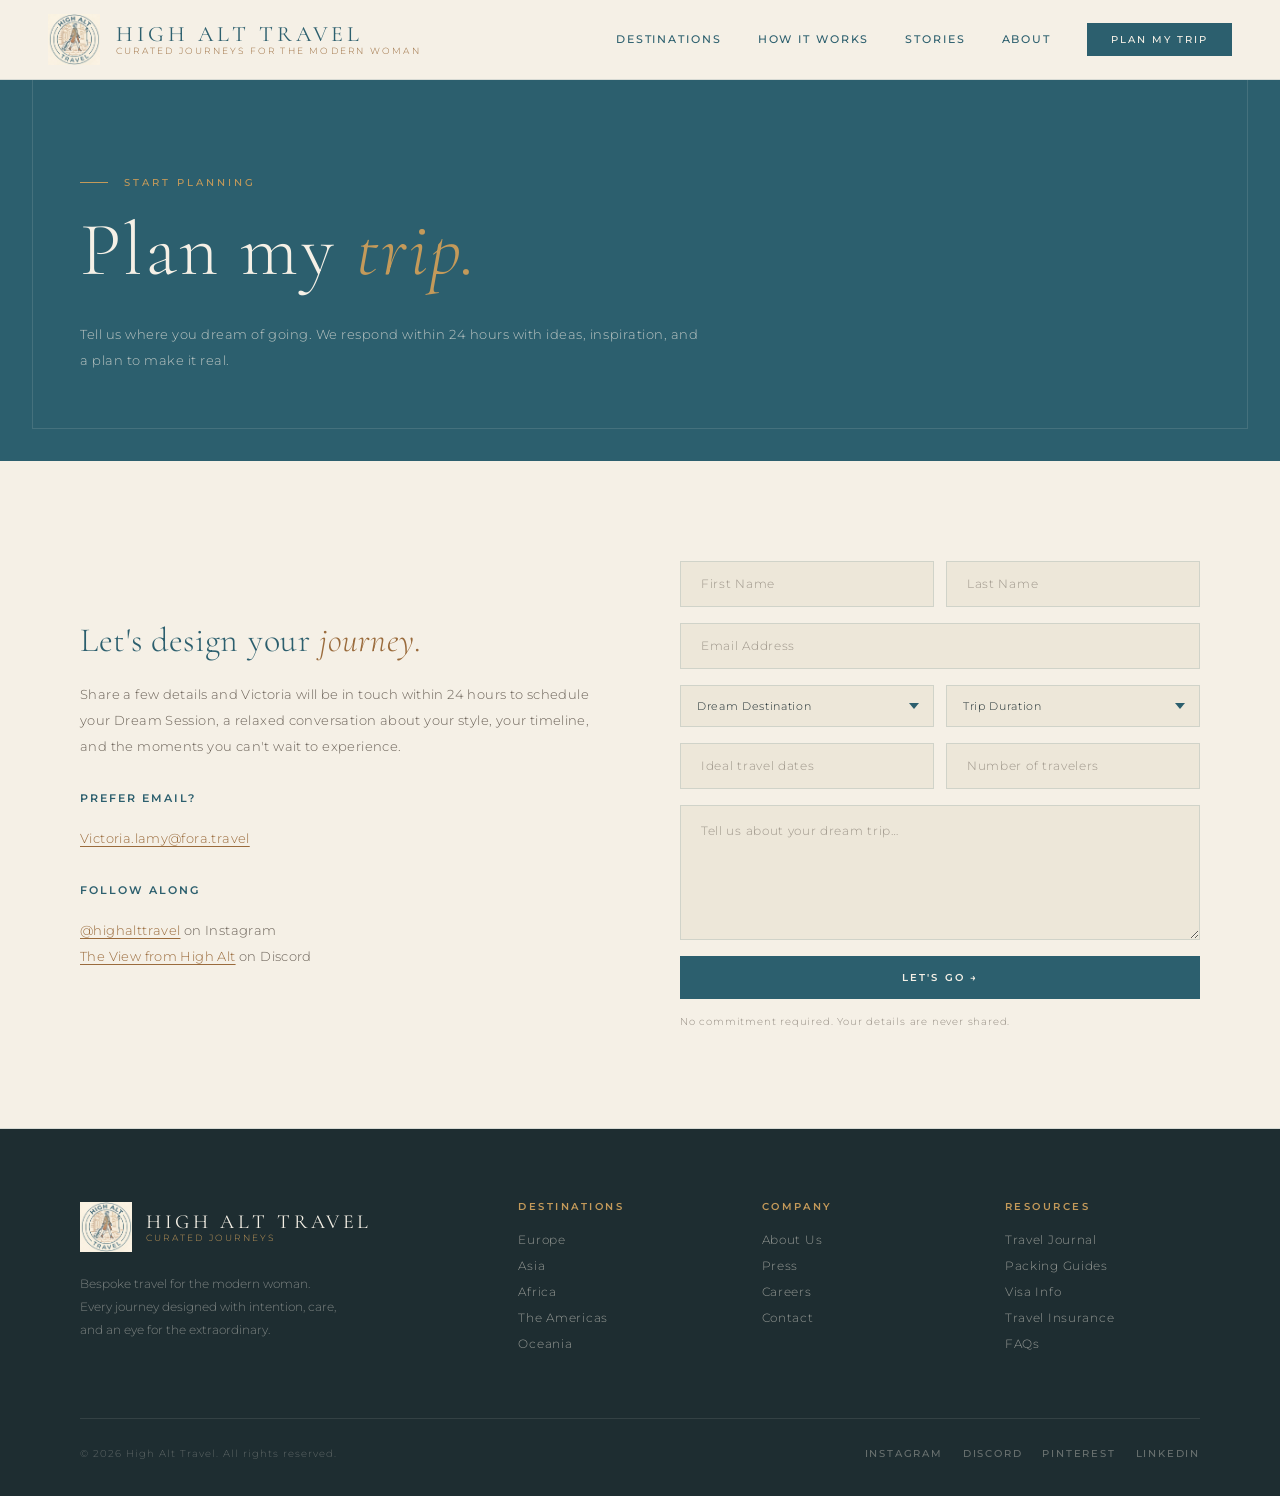
<file: contact.html>
<!DOCTYPE html>
<html lang="en">
<head>
<meta charset="UTF-8">
<meta name="viewport" content="width=device-width, initial-scale=1.0">
<title>Plan My Trip | High Alt Travel</title>
<meta name="description" content="Start planning a bespoke journey with High Alt Travel.">
<link href="https://fonts.googleapis.com/css2?family=Cormorant+Garamond:ital,wght@0,300;0,400;0,500;1,300;1,400;1,500&family=Montserrat:wght@300;400;500;600&display=swap" rel="stylesheet">
<link rel="icon" type="image/png" href="logo.png">
<link rel="stylesheet" href="styles.css">
</head>
<body>

<!-- NAV -->
<nav id="mainNav">
<a href="index.html" class="nav-brand">
    <img class="nav-logo" src="logo.png" alt="High Alt Travel logo">
    <div class="nav-wordmark">
        <span class="name">High Alt Travel</span>
        <span class="sub">Curated Journeys for the Modern Woman</span>
    </div>
</a>
    <div class="nav-links">
        <a href="index.html#destinations">Destinations</a>
        <a href="index.html#process">How It Works</a>
        <a href="index.html#testimonials">Stories</a>
        <a href="about.html">About</a>
        <a href="contact.html" class="nav-cta">Plan My Trip</a>
    </div>
    <div class="nav-hamburger" id="hamburger" aria-label="Open menu">
        <span></span><span></span><span></span>
    </div>
</nav>
<div class="mobile-menu" id="mobileMenu">
    <a href="index.html#destinations" class="mobile-link">Destinations</a>
    <a href="index.html#process" class="mobile-link">How It Works</a>
    <a href="index.html#testimonials" class="mobile-link">Stories</a>
    <a href="about.html" class="mobile-link">About</a>
    <a href="contact.html" class="mobile-link m-cta">Plan My Trip</a>
</div>

<!-- PAGE HERO -->
<header class="page-hero">
    <div class="section-eyebrow reveal">Start Planning</div>
    <h1 class="section-title reveal reveal-delay-1">Plan my <em>trip.</em></h1>
    <p class="page-lede reveal reveal-delay-2">Tell us where you dream of going. We respond within 24 hours with ideas, inspiration, and a plan to make it real.</p>
</header>

<section class="newsletter" style="border-top:none;">
    <div class="nl-text prose">
        <h2 class="reveal">Let's design your <em>journey.</em></h2>
        <p class="reveal reveal-delay-1">Share a few details and Victoria will be in touch within 24 hours to schedule your Dream Session, a relaxed conversation about your style, your timeline, and the moments you can't wait to experience.</p>
        <h3 class="reveal reveal-delay-2">Prefer email?</h3>
        <p class="reveal reveal-delay-2"><a href="mailto:Victoria.lamy@fora.travel">Victoria.lamy@fora.travel</a></p>
        <h3 class="reveal reveal-delay-3">Follow along</h3>
        <p class="reveal reveal-delay-3"><a href="https://www.instagram.com/highalttravel" target="_blank" rel="noopener">@highalttravel</a> on Instagram<br><a href="https://discord.gg/ZkwFzh2a78" target="_blank" rel="noopener">The View from High Alt</a> on Discord</p>
    </div>

    <form class="nl-form reveal reveal-delay-1" action="https://formspree.io/f/xaqkabjv" method="POST">
        <input type="hidden" name="_subject" value="New trip inquiry from the High Alt Travel website">
        <div class="nl-select-row">
            <input class="nl-input" style="border-right: 1px solid var(--border);" type="text" name="First Name" placeholder="First Name" autocomplete="given-name" required>
            <input class="nl-input" style="border-right: 1px solid var(--border);" type="text" name="Last Name" placeholder="Last Name" autocomplete="family-name" required>
        </div>
        <input class="nl-input" style="border-right: 1px solid var(--border);" type="email" name="email" placeholder="Email Address" autocomplete="email" required>
        <div class="nl-select-row">
            <select class="nl-select" name="Destination" required>
                <option value="" disabled selected>Dream Destination</option>
                <option value="Europe">Europe</option>
                <option value="Asia">Asia</option>
                <option value="Africa">Africa</option>
                <option value="The Americas">The Americas</option>
                <option value="Oceania">Oceania</option>
                <option value="Somewhere New">Somewhere New</option>
            </select>
            <select class="nl-select" name="Duration" required>
                <option value="" disabled selected>Trip Duration</option>
                <option value="5-7 nights">5–7 nights</option>
                <option value="8-10 nights">8–10 nights</option>
                <option value="11-14 nights">11–14 nights</option>
                <option value="14+ nights">14+ nights</option>
            </select>
        </div>
        <div class="nl-select-row">
            <input class="nl-input" style="border-right: 1px solid var(--border);" type="text" name="Travel Dates" placeholder="Ideal travel dates">
            <input class="nl-input" style="border-right: 1px solid var(--border);" type="text" name="Travelers" placeholder="Number of travelers">
        </div>
        <textarea class="nl-input nl-textarea" name="Message" rows="5" placeholder="Tell us about your dream trip…" required></textarea>
        <button class="nl-submit" type="submit">Let's Go →</button>
        <p class="nl-note">No commitment required. Your details are never shared.</p>
    </form>
</section>

<!-- FOOTER -->
<footer>
    <div class="footer-grid">
        <div class="footer-brand">
        <a href="index.html" class="nav-brand" style="gap:14px;">
        <img class="nav-logo" src="logo.png" width="48" height="48" alt="High Alt Travel logo">
            <div class="nav-wordmark">
            <span class="name" style="color:var(--cream);font-size:20px;">High Alt Travel</span>
            <span class="sub" style="color:var(--gold);">Curated Journeys</span>
            </div>
        </a>
        <p>Bespoke travel for the modern woman. Every journey designed with intention, care, and an eye for the extraordinary.</p>
        </div>
        <div class="footer-col">
        <h4>Destinations</h4>
        <a href="europe.html">Europe</a>
        <a href="asia.html">Asia</a>
        <a href="africa.html">Africa</a>
        <a href="americas.html">The Americas</a>
        <a href="oceania.html">Oceania</a>
        </div>
        <div class="footer-col">
        <h4>Company</h4>
        <a href="about.html">About Us</a>
        <a href="press.html">Press</a>
        <a href="careers.html">Careers</a>
        <a href="contact.html">Contact</a>
        </div>
        <div class="footer-col">
        <h4>Resources</h4>
        <a href="https://view-from-high-alt.beehiiv.com/" target="_blank" rel="noopener">Travel Journal</a>
        <a href="packing-guides.html">Packing Guides</a>
        <a href="visa-info.html">Visa Info</a>
        <a href="travel-insurance.html">Travel Insurance</a>
        <a href="faq.html">FAQs</a>
        </div>
    </div>
    <div class="footer-bottom">
        <p class="footer-copy">© 2026 High Alt Travel. All rights reserved.</p>
        <div class="footer-socials">
        <a href="https://www.instagram.com/highalttravel" target="_blank" rel="noopener">Instagram</a>
        <a href="https://discord.gg/ZkwFzh2a78" target="_blank" rel="noopener">Discord</a>
        <a href="#">Pinterest</a>
        <a href="#">LinkedIn</a>
        </div>
    </div>
</footer>

<script src="script.js"></script>
</body>
</html>
</file>
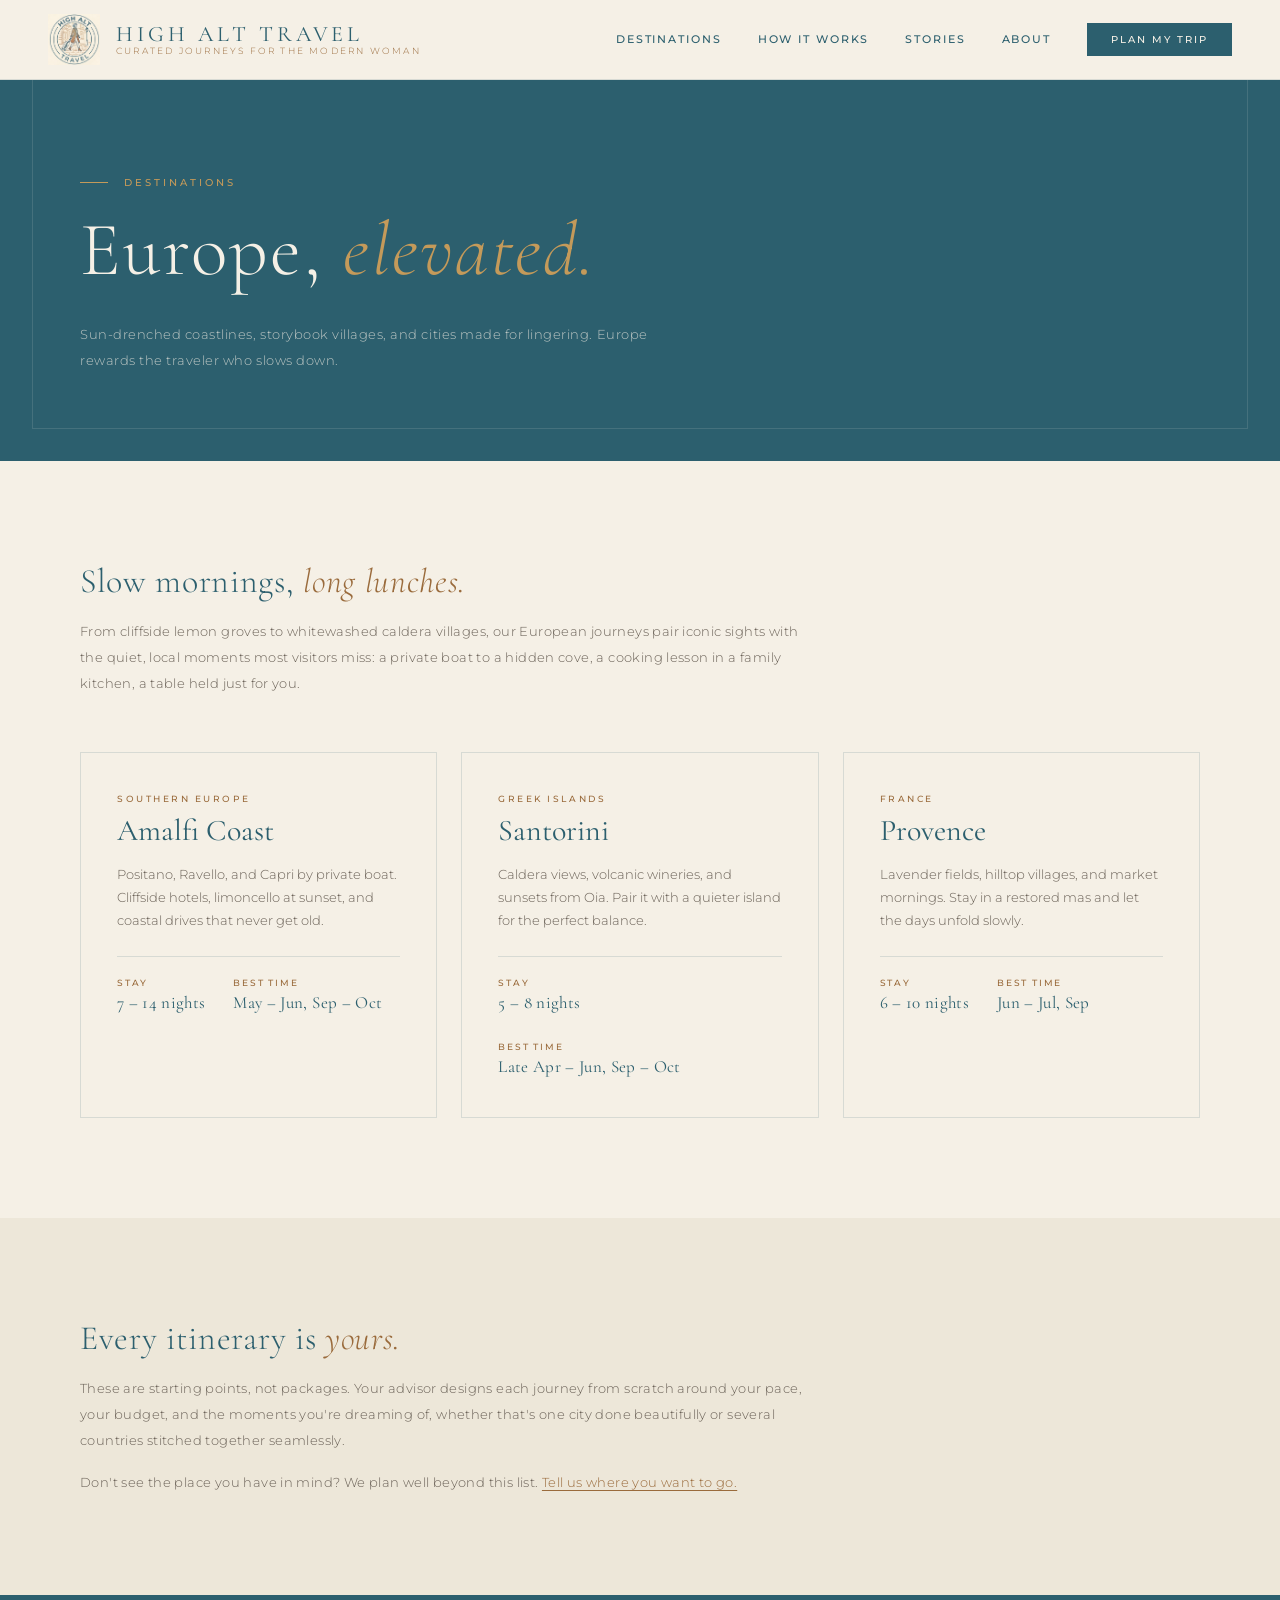
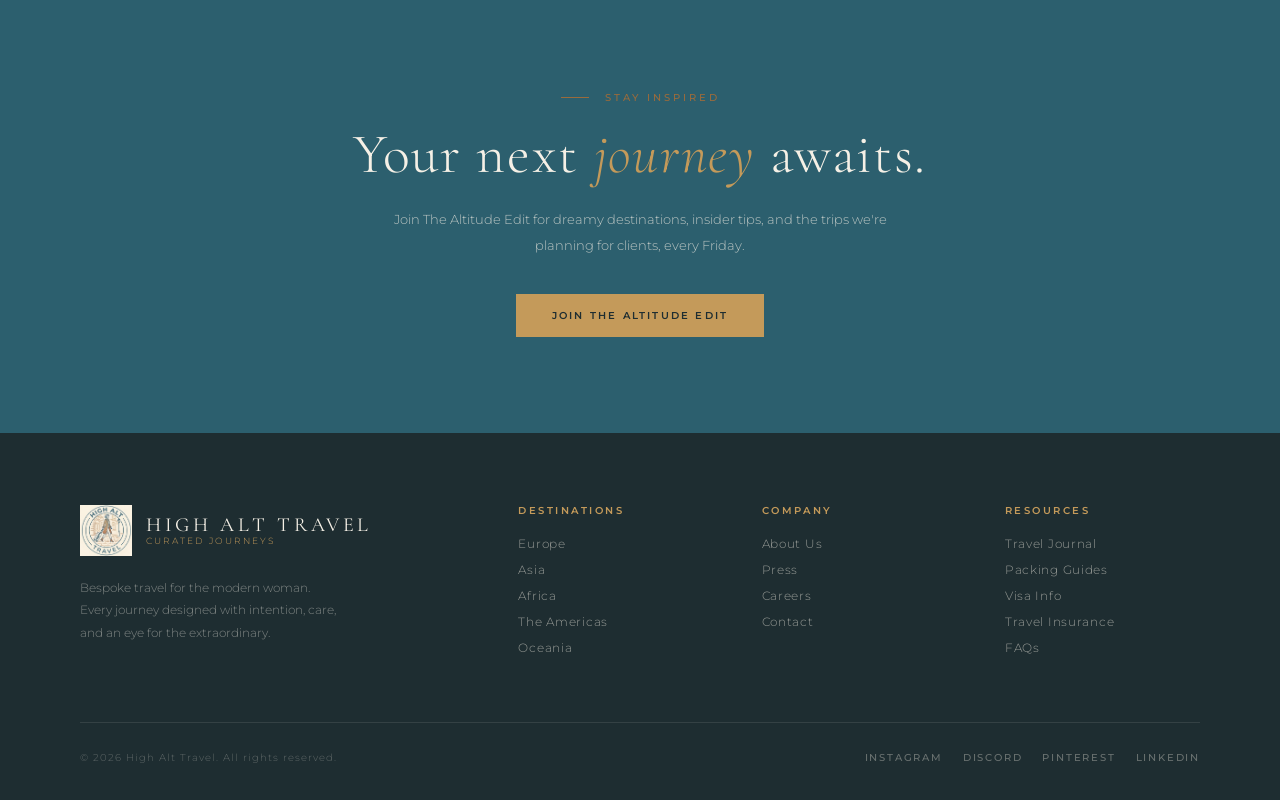
<file: europe.html>
<!DOCTYPE html>
<html lang="en">
<head>
<meta charset="UTF-8">
<meta name="viewport" content="width=device-width, initial-scale=1.0">
<title>Europe Destinations | High Alt Travel</title>
<meta name="description" content="Sun-drenched coastlines, storybook villages, and cities made for lingering. Europe rewards the traveler who slows down.">
<link href="https://fonts.googleapis.com/css2?family=Cormorant+Garamond:ital,wght@0,300;0,400;0,500;1,300;1,400;1,500&family=Montserrat:wght@300;400;500;600&display=swap" rel="stylesheet">
<link rel="icon" type="image/png" href="logo.png">
<link rel="stylesheet" href="styles.css">
</head>
<body>

<!-- NAV -->
<nav id="mainNav">
<a href="index.html" class="nav-brand">
    <img class="nav-logo" src="logo.png" alt="High Alt Travel logo">
    <div class="nav-wordmark">
        <span class="name">High Alt Travel</span>
        <span class="sub">Curated Journeys for the Modern Woman</span>
    </div>
</a>
    <div class="nav-links">
        <a href="index.html#destinations">Destinations</a>
        <a href="index.html#process">How It Works</a>
        <a href="index.html#testimonials">Stories</a>
        <a href="about.html">About</a>
        <a href="contact.html" class="nav-cta">Plan My Trip</a>
    </div>
    <div class="nav-hamburger" id="hamburger" aria-label="Open menu">
        <span></span><span></span><span></span>
    </div>
</nav>
<div class="mobile-menu" id="mobileMenu">
    <a href="index.html#destinations" class="mobile-link">Destinations</a>
    <a href="index.html#process" class="mobile-link">How It Works</a>
    <a href="index.html#testimonials" class="mobile-link">Stories</a>
    <a href="about.html" class="mobile-link">About</a>
    <a href="contact.html" class="mobile-link m-cta">Plan My Trip</a>
</div>

<!-- PAGE HERO -->
<header class="page-hero">
    <div class="section-eyebrow reveal">Destinations</div>
    <h1 class="section-title reveal reveal-delay-1">Europe, <em>elevated.</em></h1>
    <p class="page-lede reveal reveal-delay-2">Sun-drenched coastlines, storybook villages, and cities made for lingering. Europe rewards the traveler who slows down.</p>
</header>

<section class="page-body">
    <div class="prose" style="margin-bottom:56px;">
        <h2 class="reveal">Slow mornings, <em>long lunches.</em></h2>
        <p class="reveal reveal-delay-1">From cliffside lemon groves to whitewashed caldera villages, our European journeys pair iconic sights with the quiet, local moments most visitors miss: a private boat to a hidden cove, a cooking lesson in a family kitchen, a table held just for you.</p>
    </div>
    <div class="card-grid">
        <div class="info-card reveal">
            <div class="meta">Southern Europe</div>
            <h3>Amalfi Coast</h3>
            <p>Positano, Ravello, and Capri by private boat. Cliffside hotels, limoncello at sunset, and coastal drives that never get old.</p>
            <div class="facts">
                <div>Stay<span>7 – 14 nights</span></div>
                <div>Best Time<span>May – Jun, Sep – Oct</span></div>
            </div>
        </div>
        <div class="info-card reveal reveal-delay-1">
            <div class="meta">Greek Islands</div>
            <h3>Santorini</h3>
            <p>Caldera views, volcanic wineries, and sunsets from Oia. Pair it with a quieter island for the perfect balance.</p>
            <div class="facts">
                <div>Stay<span>5 – 8 nights</span></div>
                <div>Best Time<span>Late Apr – Jun, Sep – Oct</span></div>
            </div>
        </div>
        <div class="info-card reveal reveal-delay-2">
            <div class="meta">France</div>
            <h3>Provence</h3>
            <p>Lavender fields, hilltop villages, and market mornings. Stay in a restored mas and let the days unfold slowly.</p>
            <div class="facts">
                <div>Stay<span>6 – 10 nights</span></div>
                <div>Best Time<span>Jun – Jul, Sep</span></div>
            </div>
        </div>
    </div>
</section>

<section class="page-body alt">
    <div class="prose">
        <h2 class="reveal">Every itinerary is <em>yours.</em></h2>
        <p class="reveal reveal-delay-1">These are starting points, not packages. Your advisor designs each journey from scratch around your pace, your budget, and the moments you're dreaming of, whether that's one city done beautifully or several countries stitched together seamlessly.</p>
        <p class="reveal reveal-delay-2">Don't see the place you have in mind? We plan well beyond this list. <a href="contact.html">Tell us where you want to go.</a></p>
    </div>
</section>

<!-- CTA -->
<section class="page-cta">
    <div class="section-eyebrow reveal" style="justify-content:center;">Stay Inspired</div>
    <h2 class="section-title reveal reveal-delay-1">Your next <em>journey</em> awaits.</h2>
    <p class="reveal reveal-delay-2">Join The Altitude Edit for dreamy destinations, insider tips, and the trips we're planning for clients, every Friday.</p>
    <a href="index.html#newsletter" class="btn-primary reveal reveal-delay-3">Join The Altitude Edit</a>
</section>

<!-- FOOTER -->
<footer>
    <div class="footer-grid">
        <div class="footer-brand">
        <a href="index.html" class="nav-brand" style="gap:14px;">
        <img class="nav-logo" src="logo.png" width="48" height="48" alt="High Alt Travel logo">
            <div class="nav-wordmark">
            <span class="name" style="color:var(--cream);font-size:20px;">High Alt Travel</span>
            <span class="sub" style="color:var(--gold);">Curated Journeys</span>
            </div>
        </a>
        <p>Bespoke travel for the modern woman. Every journey designed with intention, care, and an eye for the extraordinary.</p>
        </div>
        <div class="footer-col">
        <h4>Destinations</h4>
        <a href="europe.html">Europe</a>
        <a href="asia.html">Asia</a>
        <a href="africa.html">Africa</a>
        <a href="americas.html">The Americas</a>
        <a href="oceania.html">Oceania</a>
        </div>
        <div class="footer-col">
        <h4>Company</h4>
        <a href="about.html">About Us</a>
        <a href="press.html">Press</a>
        <a href="careers.html">Careers</a>
        <a href="contact.html">Contact</a>
        </div>
        <div class="footer-col">
        <h4>Resources</h4>
        <a href="https://view-from-high-alt.beehiiv.com/" target="_blank" rel="noopener">Travel Journal</a>
        <a href="packing-guides.html">Packing Guides</a>
        <a href="visa-info.html">Visa Info</a>
        <a href="travel-insurance.html">Travel Insurance</a>
        <a href="faq.html">FAQs</a>
        </div>
    </div>
    <div class="footer-bottom">
        <p class="footer-copy">© 2026 High Alt Travel. All rights reserved.</p>
        <div class="footer-socials">
        <a href="https://www.instagram.com/highalttravel" target="_blank" rel="noopener">Instagram</a>
        <a href="https://discord.gg/ZkwFzh2a78" target="_blank" rel="noopener">Discord</a>
        <a href="#">Pinterest</a>
        <a href="#">LinkedIn</a>
        </div>
    </div>
</footer>

<script src="script.js"></script>
</body>
</html>
</file>
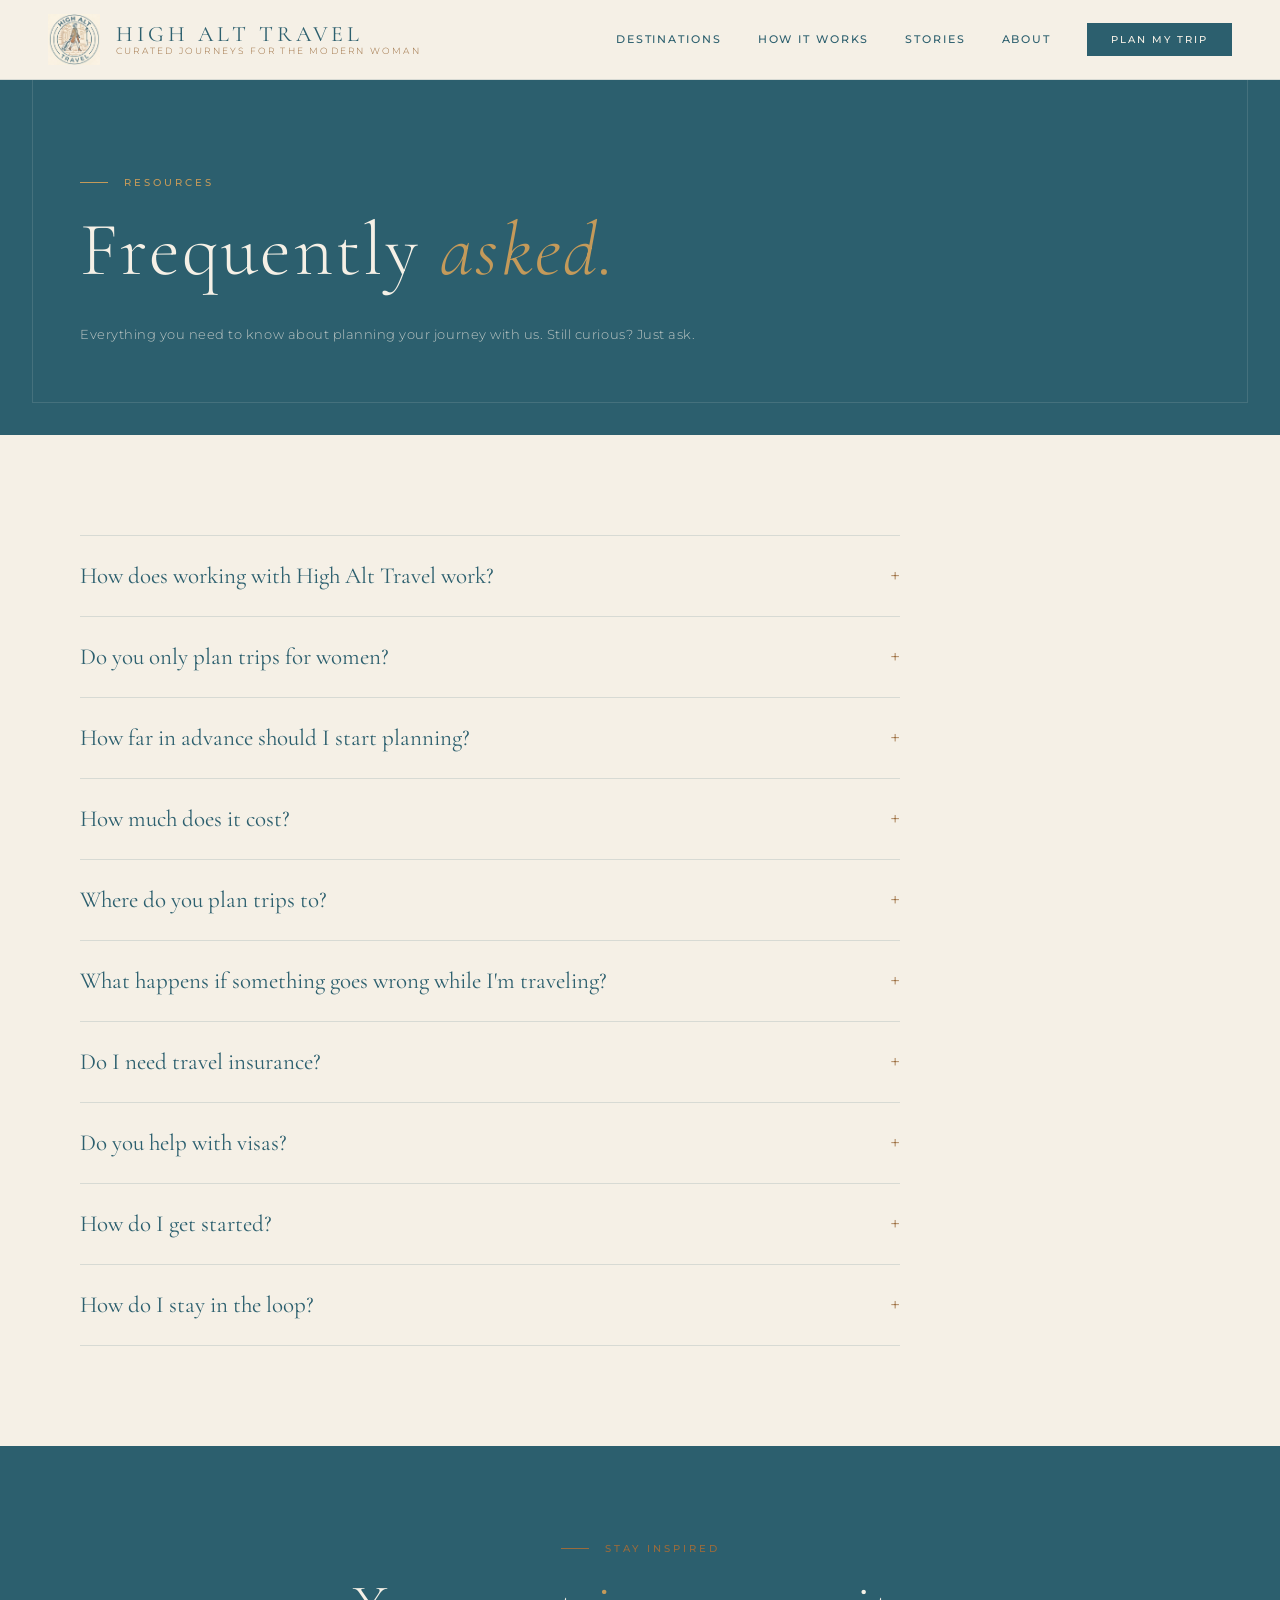
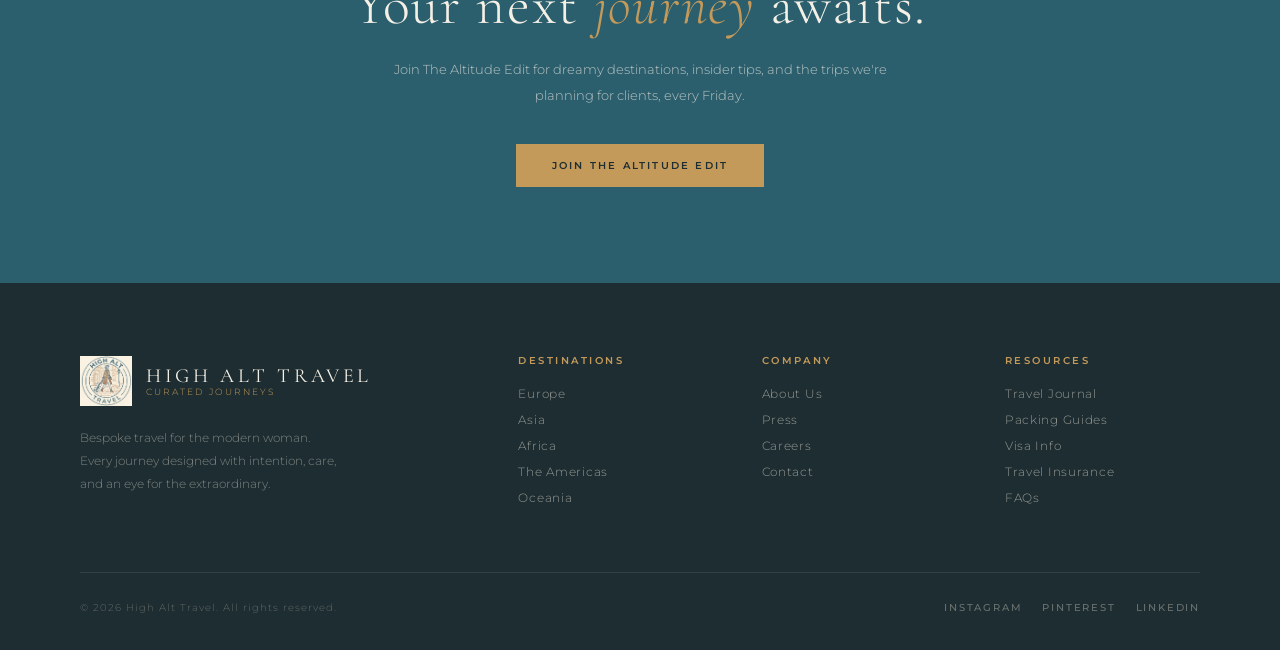
<file: faq.html>
<!DOCTYPE html>
<html lang="en">
<head>
<meta charset="UTF-8">
<meta name="viewport" content="width=device-width, initial-scale=1.0">
<title>FAQs | High Alt Travel</title>
<meta name="description" content="Frequently asked questions about planning a trip with High Alt Travel.">
<link href="https://fonts.googleapis.com/css2?family=Cormorant+Garamond:ital,wght@0,300;0,400;0,500;1,300;1,400;1,500&family=Montserrat:wght@300;400;500;600&display=swap" rel="stylesheet">
<link rel="icon" type="image/png" href="logo.png">
<link rel="stylesheet" href="styles.css">
</head>
<body>

<!-- NAV -->
<nav id="mainNav">
<a href="index.html" class="nav-brand">
    <img class="nav-logo" src="logo.png" alt="High Alt Travel logo">
    <div class="nav-wordmark">
        <span class="name">High Alt Travel</span>
        <span class="sub">Curated Journeys for the Modern Woman</span>
    </div>
</a>
    <div class="nav-links">
        <a href="index.html#destinations">Destinations</a>
        <a href="index.html#process">How It Works</a>
        <a href="index.html#testimonials">Stories</a>
        <a href="about.html">About</a>
        <a href="contact.html" class="nav-cta">Plan My Trip</a>
    </div>
    <div class="nav-hamburger" id="hamburger" aria-label="Open menu">
        <span></span><span></span><span></span>
    </div>
</nav>
<div class="mobile-menu" id="mobileMenu">
    <a href="index.html#destinations" class="mobile-link">Destinations</a>
    <a href="index.html#process" class="mobile-link">How It Works</a>
    <a href="index.html#testimonials" class="mobile-link">Stories</a>
    <a href="about.html" class="mobile-link">About</a>
    <a href="contact.html" class="mobile-link m-cta">Plan My Trip</a>
</div>

<!-- PAGE HERO -->
<header class="page-hero">
    <div class="section-eyebrow reveal">Resources</div>
    <h1 class="section-title reveal reveal-delay-1">Frequently <em>asked.</em></h1>
    <p class="page-lede reveal reveal-delay-2">Everything you need to know about planning your journey with us. Still curious? Just ask.</p>
</header>

<section class="page-body">
    <div class="faq-list">
        <details class="reveal">
            <summary>How does working with High Alt Travel work?</summary>
            <div class="answer prose"><p>It starts with a Dream Session, a 45-minute consultation where we get to know your travel style and must-have moments. From there, your advisor designs a custom itinerary, refines it with you until it's perfect, and handles every booking. You'll travel with a beautifully designed travel booklet and 24/7 support.</p></div>
        </details>
        <details class="reveal">
            <summary>Do you only plan trips for women?</summary>
            <div class="answer prose"><p>Our journeys are designed with the modern woman in mind, but we happily plan for you and your people: partners, friends, family, or a group celebration.</p></div>
        </details>
        <details class="reveal">
            <summary>How far in advance should I start planning?</summary>
            <div class="answer prose"><p>For international trips, we recommend reaching out 6 to 12 months ahead, especially for peak seasons, popular hotels, or special occasions. We can sometimes work on shorter timelines, so it's always worth asking.</p></div>
        </details>
        <details class="reveal">
            <summary>How much does it cost?</summary>
            <div class="answer prose"><p>Every trip is different, so pricing depends on your destination, length of stay, and the experiences you choose. We'll walk you through everything transparently during your Dream Session, before you commit to anything.</p></div>
        </details>
        <details class="reveal">
            <summary>Where do you plan trips to?</summary>
            <div class="answer prose"><p>Almost anywhere. Browse our destinations in <a href="europe.html">Europe</a>, <a href="asia.html">Asia</a>, <a href="africa.html">Africa</a>, <a href="americas.html">the Americas</a>, and <a href="oceania.html">Oceania</a>, or tell us about somewhere new.</p></div>
        </details>
        <details class="reveal">
            <summary>What happens if something goes wrong while I'm traveling?</summary>
            <div class="answer prose"><p>You'll have 24/7 support throughout your trip. If a flight is delayed or plans change, we'll help you rebook and adjust so you can keep enjoying your journey.</p></div>
        </details>
        <details class="reveal">
            <summary>Do I need travel insurance?</summary>
            <div class="answer prose"><p>We strongly recommend it for every trip. See our <a href="travel-insurance.html">travel insurance guide</a> for what to look for.</p></div>
        </details>
        <details class="reveal">
            <summary>Do you help with visas?</summary>
            <div class="answer prose"><p>We'll flag entry requirements for your itinerary and point you to the right official resources. See our <a href="visa-info.html">visa info page</a> to get started.</p></div>
        </details>
        <details class="reveal">
            <summary>How do I get started?</summary>
            <div class="answer prose"><p>Fill out our <a href="contact.html">trip inquiry form</a> or email <a href="mailto:Victoria.lamy@fora.travel">Victoria.lamy@fora.travel</a> and we'll be in touch within 24 hours to set up your Dream Session.</p></div>
        </details>
        <details class="reveal">
            <summary>How do I stay in the loop?</summary>
            <div class="answer prose"><p>Join <a href="index.html#newsletter">The Altitude Edit</a>, our Friday newsletter, and follow along on <a href="https://www.instagram.com/highalttravel" target="_blank" rel="noopener">Instagram</a>
        <a href="https://discord.gg/ZkwFzh2a78" target="_blank" rel="noopener">Discord</a> and our <a href="https://view-from-high-alt.beehiiv.com/" target="_blank" rel="noopener">travel journal</a>.</p></div>
        </details>
    </div>
</section>

<!-- CTA -->
<section class="page-cta">
    <div class="section-eyebrow reveal" style="justify-content:center;">Stay Inspired</div>
    <h2 class="section-title reveal reveal-delay-1">Your next <em>journey</em> awaits.</h2>
    <p class="reveal reveal-delay-2">Join The Altitude Edit for dreamy destinations, insider tips, and the trips we're planning for clients, every Friday.</p>
    <a href="index.html#newsletter" class="btn-primary reveal reveal-delay-3">Join The Altitude Edit</a>
</section>

<!-- FOOTER -->
<footer>
    <div class="footer-grid">
        <div class="footer-brand">
        <a href="index.html" class="nav-brand" style="gap:14px;">
        <img class="nav-logo" src="logo.png" width="48" height="48" alt="High Alt Travel logo">
            <div class="nav-wordmark">
            <span class="name" style="color:var(--cream);font-size:20px;">High Alt Travel</span>
            <span class="sub" style="color:var(--gold);">Curated Journeys</span>
            </div>
        </a>
        <p>Bespoke travel for the modern woman. Every journey designed with intention, care, and an eye for the extraordinary.</p>
        </div>
        <div class="footer-col">
        <h4>Destinations</h4>
        <a href="europe.html">Europe</a>
        <a href="asia.html">Asia</a>
        <a href="africa.html">Africa</a>
        <a href="americas.html">The Americas</a>
        <a href="oceania.html">Oceania</a>
        </div>
        <div class="footer-col">
        <h4>Company</h4>
        <a href="about.html">About Us</a>
        <a href="press.html">Press</a>
        <a href="careers.html">Careers</a>
        <a href="contact.html">Contact</a>
        </div>
        <div class="footer-col">
        <h4>Resources</h4>
        <a href="https://view-from-high-alt.beehiiv.com/" target="_blank" rel="noopener">Travel Journal</a>
        <a href="packing-guides.html">Packing Guides</a>
        <a href="visa-info.html">Visa Info</a>
        <a href="travel-insurance.html">Travel Insurance</a>
        <a href="faq.html">FAQs</a>
        </div>
    </div>
    <div class="footer-bottom">
        <p class="footer-copy">© 2026 High Alt Travel. All rights reserved.</p>
        <div class="footer-socials">
        <a href="https://www.instagram.com/highalttravel" target="_blank" rel="noopener">Instagram</a>
        <a href="#">Pinterest</a>
        <a href="#">LinkedIn</a>
        </div>
    </div>
</footer>

<script src="script.js"></script>
</body>
</html>
</file>
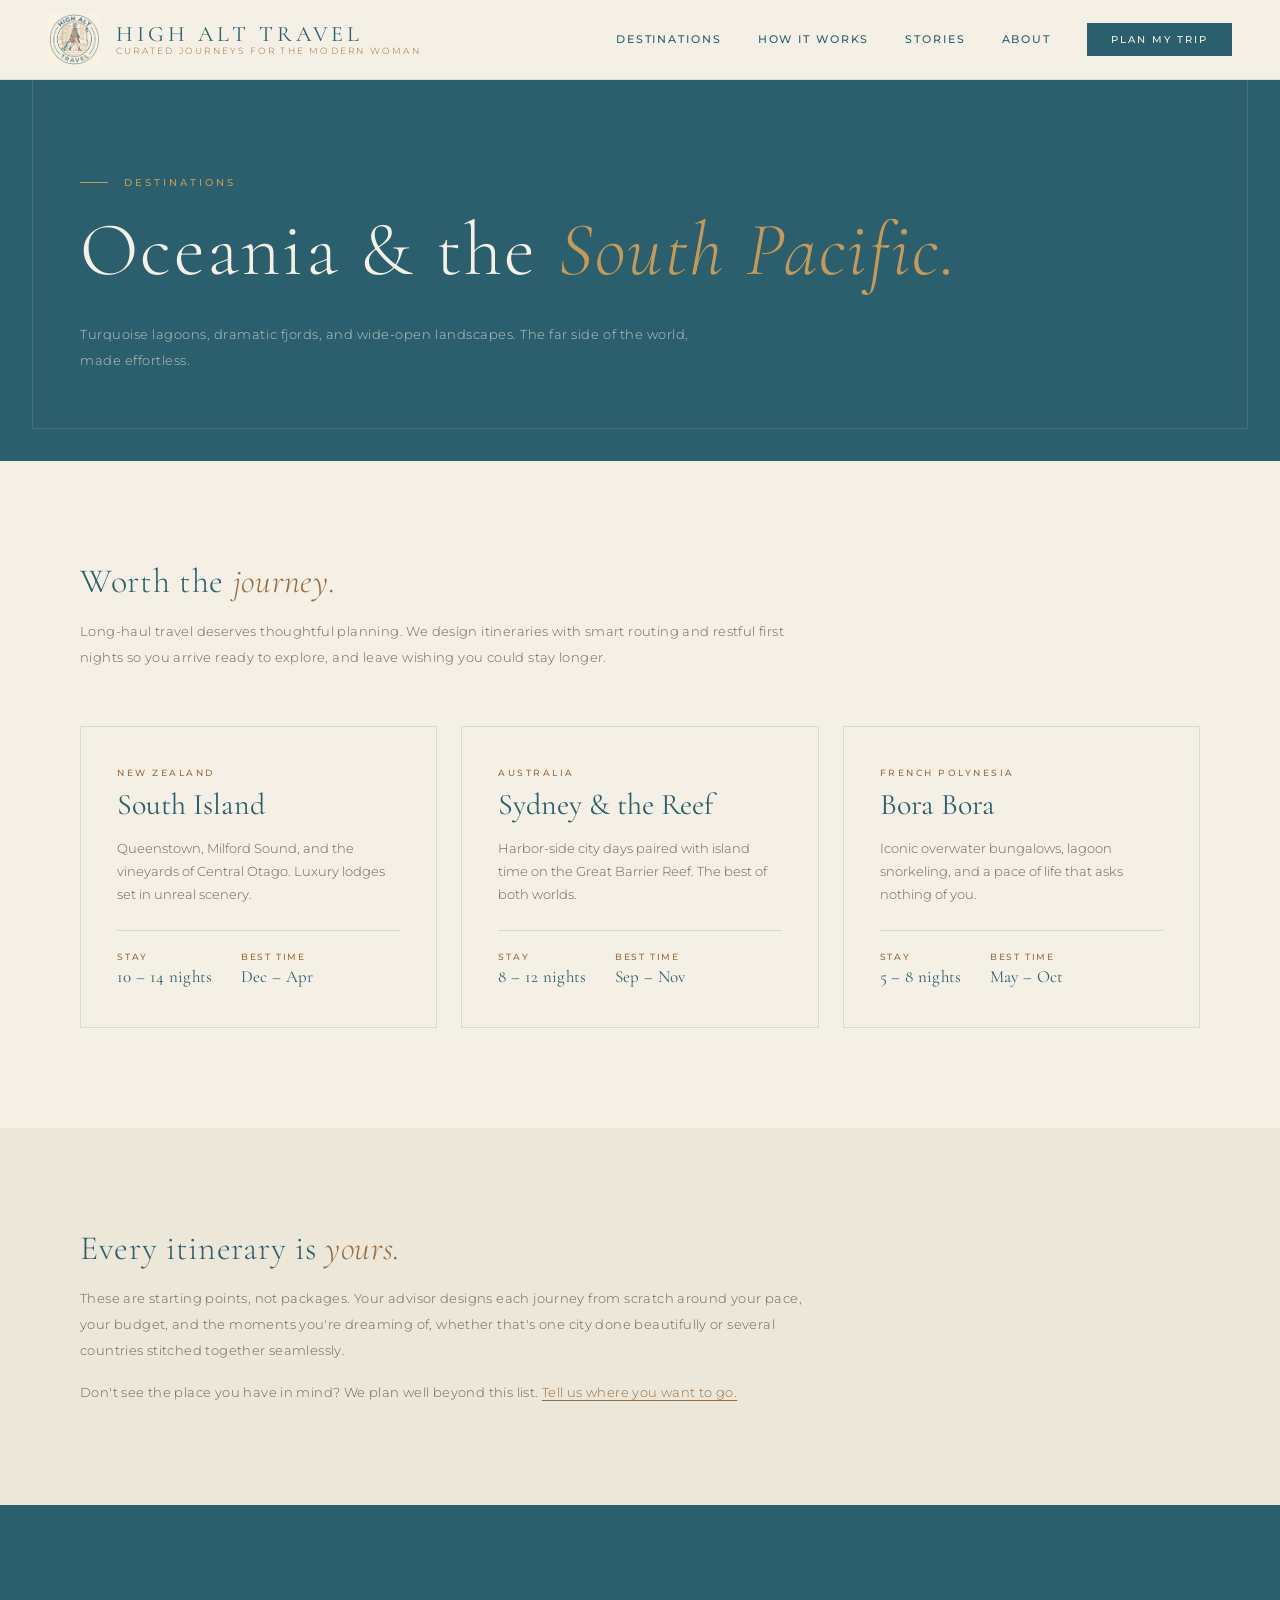
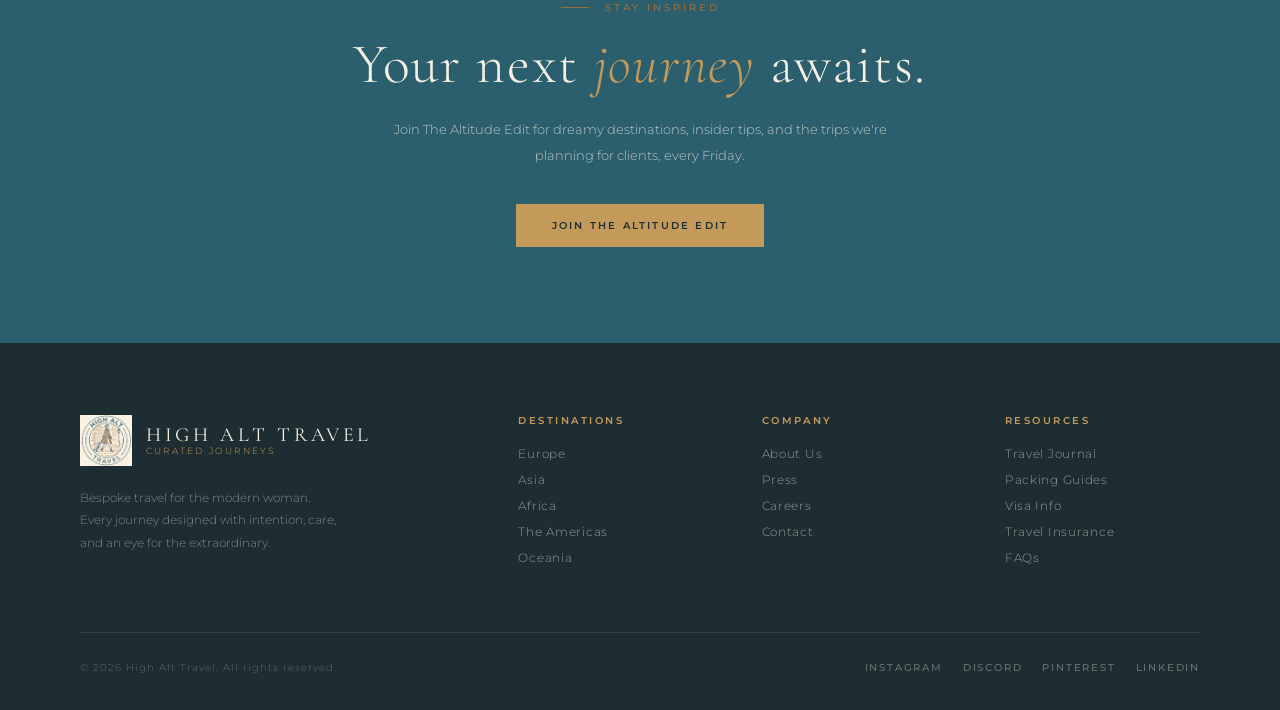
<file: oceania.html>
<!DOCTYPE html>
<html lang="en">
<head>
<meta charset="UTF-8">
<meta name="viewport" content="width=device-width, initial-scale=1.0">
<title>Oceania Destinations | High Alt Travel</title>
<meta name="description" content="Turquoise lagoons, dramatic fjords, and wide-open landscapes. The far side of the world, made effortless.">
<link href="https://fonts.googleapis.com/css2?family=Cormorant+Garamond:ital,wght@0,300;0,400;0,500;1,300;1,400;1,500&family=Montserrat:wght@300;400;500;600&display=swap" rel="stylesheet">
<link rel="icon" type="image/png" href="logo.png">
<link rel="stylesheet" href="styles.css">
</head>
<body>

<!-- NAV -->
<nav id="mainNav">
<a href="index.html" class="nav-brand">
    <img class="nav-logo" src="logo.png" alt="High Alt Travel logo">
    <div class="nav-wordmark">
        <span class="name">High Alt Travel</span>
        <span class="sub">Curated Journeys for the Modern Woman</span>
    </div>
</a>
    <div class="nav-links">
        <a href="index.html#destinations">Destinations</a>
        <a href="index.html#process">How It Works</a>
        <a href="index.html#testimonials">Stories</a>
        <a href="about.html">About</a>
        <a href="contact.html" class="nav-cta">Plan My Trip</a>
    </div>
    <div class="nav-hamburger" id="hamburger" aria-label="Open menu">
        <span></span><span></span><span></span>
    </div>
</nav>
<div class="mobile-menu" id="mobileMenu">
    <a href="index.html#destinations" class="mobile-link">Destinations</a>
    <a href="index.html#process" class="mobile-link">How It Works</a>
    <a href="index.html#testimonials" class="mobile-link">Stories</a>
    <a href="about.html" class="mobile-link">About</a>
    <a href="contact.html" class="mobile-link m-cta">Plan My Trip</a>
</div>

<!-- PAGE HERO -->
<header class="page-hero">
    <div class="section-eyebrow reveal">Destinations</div>
    <h1 class="section-title reveal reveal-delay-1">Oceania &amp; the <em>South Pacific.</em></h1>
    <p class="page-lede reveal reveal-delay-2">Turquoise lagoons, dramatic fjords, and wide-open landscapes. The far side of the world, made effortless.</p>
</header>

<section class="page-body">
    <div class="prose" style="margin-bottom:56px;">
        <h2 class="reveal">Worth the <em>journey.</em></h2>
        <p class="reveal reveal-delay-1">Long-haul travel deserves thoughtful planning. We design itineraries with smart routing and restful first nights so you arrive ready to explore, and leave wishing you could stay longer.</p>
    </div>
    <div class="card-grid">
        <div class="info-card reveal">
            <div class="meta">New Zealand</div>
            <h3>South Island</h3>
            <p>Queenstown, Milford Sound, and the vineyards of Central Otago. Luxury lodges set in unreal scenery.</p>
            <div class="facts">
                <div>Stay<span>10 – 14 nights</span></div>
                <div>Best Time<span>Dec – Apr</span></div>
            </div>
        </div>
        <div class="info-card reveal reveal-delay-1">
            <div class="meta">Australia</div>
            <h3>Sydney &amp; the Reef</h3>
            <p>Harbor-side city days paired with island time on the Great Barrier Reef. The best of both worlds.</p>
            <div class="facts">
                <div>Stay<span>8 – 12 nights</span></div>
                <div>Best Time<span>Sep – Nov</span></div>
            </div>
        </div>
        <div class="info-card reveal reveal-delay-2">
            <div class="meta">French Polynesia</div>
            <h3>Bora Bora</h3>
            <p>Iconic overwater bungalows, lagoon snorkeling, and a pace of life that asks nothing of you.</p>
            <div class="facts">
                <div>Stay<span>5 – 8 nights</span></div>
                <div>Best Time<span>May – Oct</span></div>
            </div>
        </div>
    </div>
</section>

<section class="page-body alt">
    <div class="prose">
        <h2 class="reveal">Every itinerary is <em>yours.</em></h2>
        <p class="reveal reveal-delay-1">These are starting points, not packages. Your advisor designs each journey from scratch around your pace, your budget, and the moments you're dreaming of, whether that's one city done beautifully or several countries stitched together seamlessly.</p>
        <p class="reveal reveal-delay-2">Don't see the place you have in mind? We plan well beyond this list. <a href="contact.html">Tell us where you want to go.</a></p>
    </div>
</section>

<!-- CTA -->
<section class="page-cta">
    <div class="section-eyebrow reveal" style="justify-content:center;">Stay Inspired</div>
    <h2 class="section-title reveal reveal-delay-1">Your next <em>journey</em> awaits.</h2>
    <p class="reveal reveal-delay-2">Join The Altitude Edit for dreamy destinations, insider tips, and the trips we're planning for clients, every Friday.</p>
    <a href="index.html#newsletter" class="btn-primary reveal reveal-delay-3">Join The Altitude Edit</a>
</section>

<!-- FOOTER -->
<footer>
    <div class="footer-grid">
        <div class="footer-brand">
        <a href="index.html" class="nav-brand" style="gap:14px;">
        <img class="nav-logo" src="logo.png" width="48" height="48" alt="High Alt Travel logo">
            <div class="nav-wordmark">
            <span class="name" style="color:var(--cream);font-size:20px;">High Alt Travel</span>
            <span class="sub" style="color:var(--gold);">Curated Journeys</span>
            </div>
        </a>
        <p>Bespoke travel for the modern woman. Every journey designed with intention, care, and an eye for the extraordinary.</p>
        </div>
        <div class="footer-col">
        <h4>Destinations</h4>
        <a href="europe.html">Europe</a>
        <a href="asia.html">Asia</a>
        <a href="africa.html">Africa</a>
        <a href="americas.html">The Americas</a>
        <a href="oceania.html">Oceania</a>
        </div>
        <div class="footer-col">
        <h4>Company</h4>
        <a href="about.html">About Us</a>
        <a href="press.html">Press</a>
        <a href="careers.html">Careers</a>
        <a href="contact.html">Contact</a>
        </div>
        <div class="footer-col">
        <h4>Resources</h4>
        <a href="https://view-from-high-alt.beehiiv.com/" target="_blank" rel="noopener">Travel Journal</a>
        <a href="packing-guides.html">Packing Guides</a>
        <a href="visa-info.html">Visa Info</a>
        <a href="travel-insurance.html">Travel Insurance</a>
        <a href="faq.html">FAQs</a>
        </div>
    </div>
    <div class="footer-bottom">
        <p class="footer-copy">© 2026 High Alt Travel. All rights reserved.</p>
        <div class="footer-socials">
        <a href="https://www.instagram.com/highalttravel" target="_blank" rel="noopener">Instagram</a>
        <a href="https://discord.gg/ZkwFzh2a78" target="_blank" rel="noopener">Discord</a>
        <a href="#">Pinterest</a>
        <a href="#">LinkedIn</a>
        </div>
    </div>
</footer>

<script src="script.js"></script>
</body>
</html>
</file>
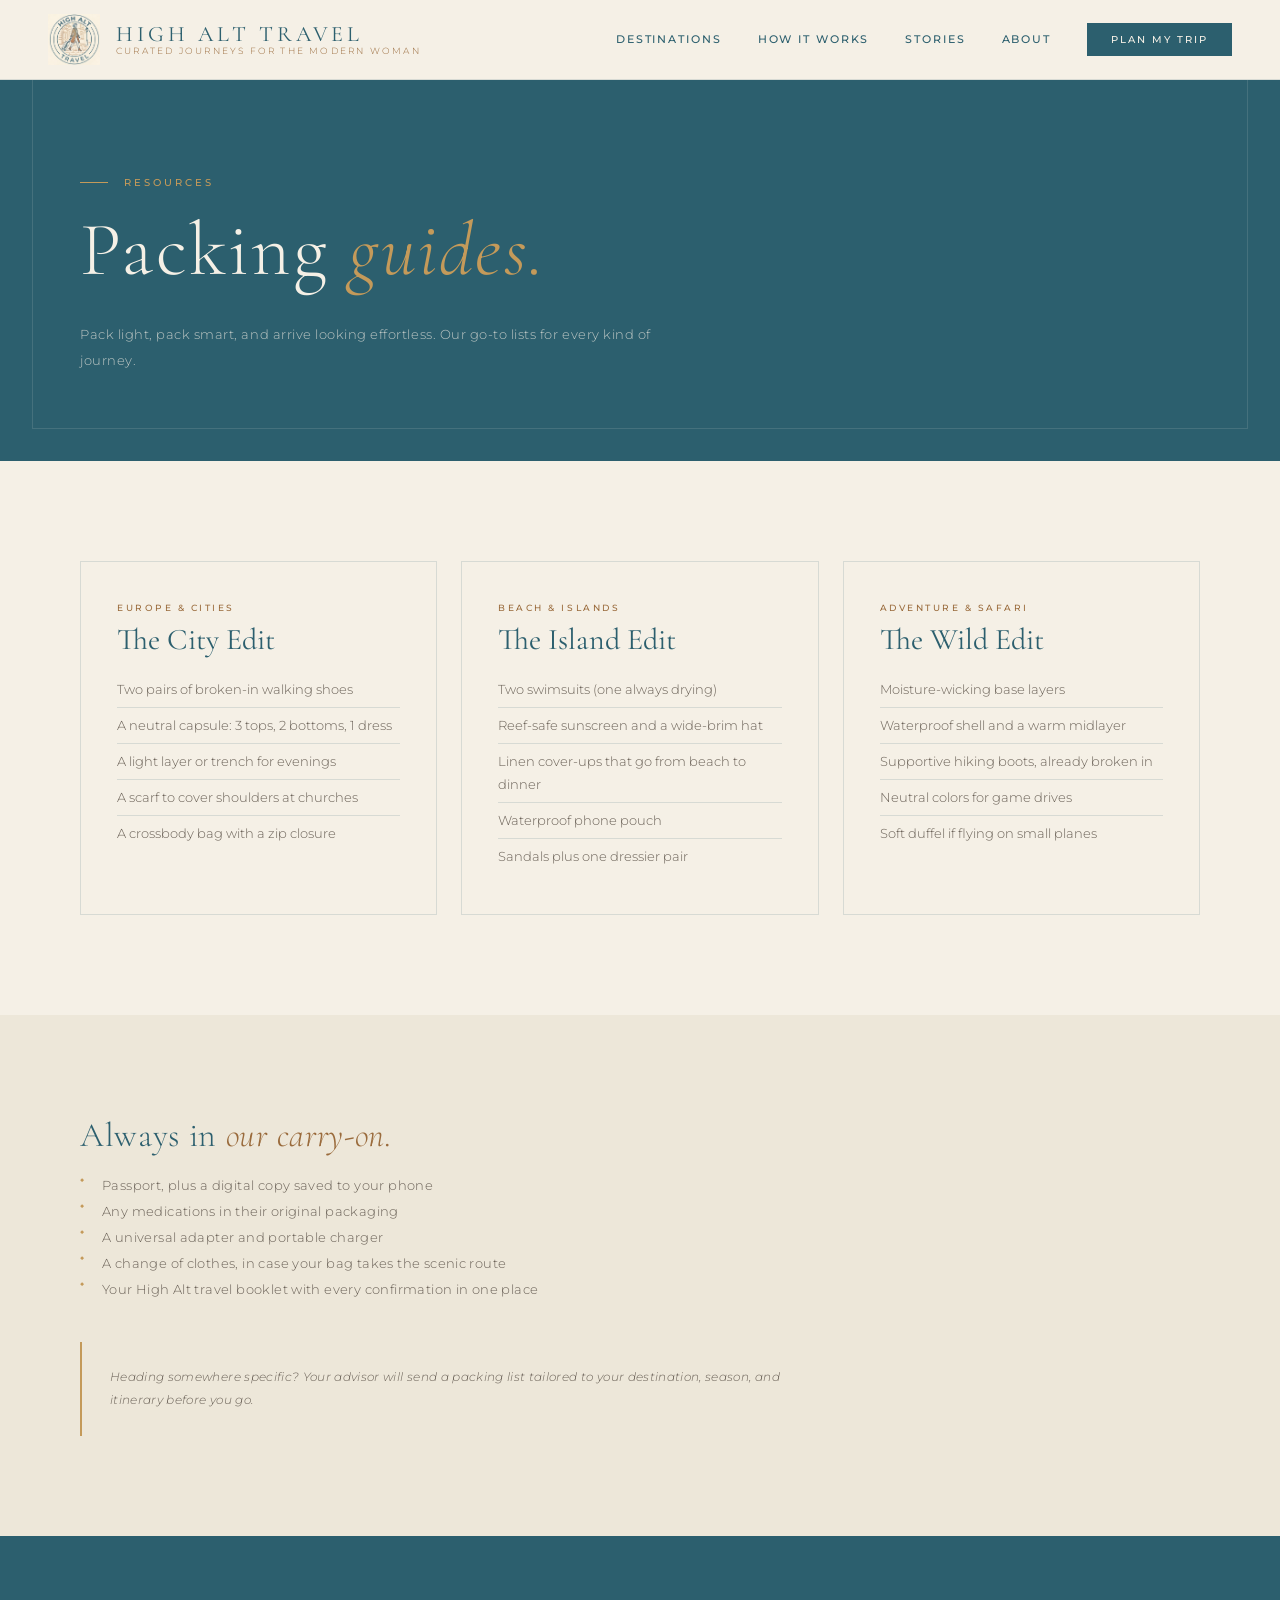
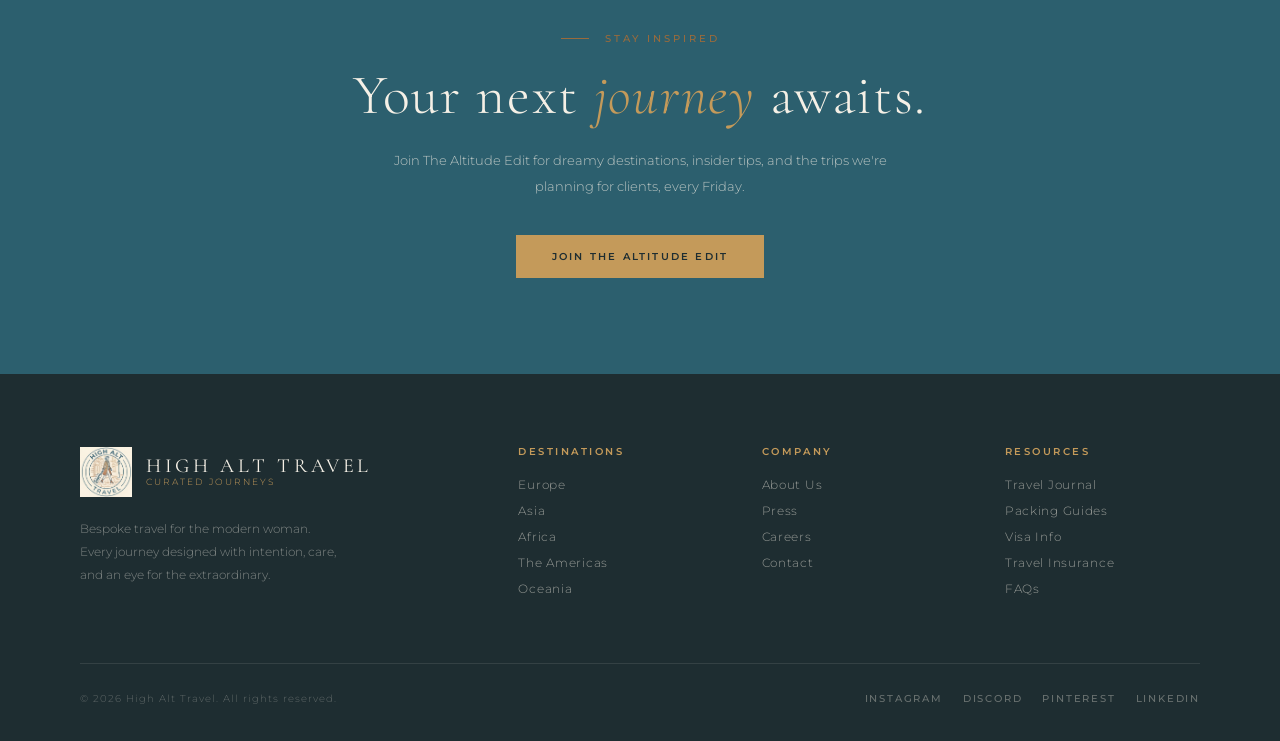
<file: packing-guides.html>
<!DOCTYPE html>
<html lang="en">
<head>
<meta charset="UTF-8">
<meta name="viewport" content="width=device-width, initial-scale=1.0">
<title>Packing Guides | High Alt Travel</title>
<meta name="description" content="Packing guides for city, beach, and adventure trips.">
<link href="https://fonts.googleapis.com/css2?family=Cormorant+Garamond:ital,wght@0,300;0,400;0,500;1,300;1,400;1,500&family=Montserrat:wght@300;400;500;600&display=swap" rel="stylesheet">
<link rel="icon" type="image/png" href="logo.png">
<link rel="stylesheet" href="styles.css">
</head>
<body>

<!-- NAV -->
<nav id="mainNav">
<a href="index.html" class="nav-brand">
    <img class="nav-logo" src="logo.png" alt="High Alt Travel logo">
    <div class="nav-wordmark">
        <span class="name">High Alt Travel</span>
        <span class="sub">Curated Journeys for the Modern Woman</span>
    </div>
</a>
    <div class="nav-links">
        <a href="index.html#destinations">Destinations</a>
        <a href="index.html#process">How It Works</a>
        <a href="index.html#testimonials">Stories</a>
        <a href="about.html">About</a>
        <a href="contact.html" class="nav-cta">Plan My Trip</a>
    </div>
    <div class="nav-hamburger" id="hamburger" aria-label="Open menu">
        <span></span><span></span><span></span>
    </div>
</nav>
<div class="mobile-menu" id="mobileMenu">
    <a href="index.html#destinations" class="mobile-link">Destinations</a>
    <a href="index.html#process" class="mobile-link">How It Works</a>
    <a href="index.html#testimonials" class="mobile-link">Stories</a>
    <a href="about.html" class="mobile-link">About</a>
    <a href="contact.html" class="mobile-link m-cta">Plan My Trip</a>
</div>

<!-- PAGE HERO -->
<header class="page-hero">
    <div class="section-eyebrow reveal">Resources</div>
    <h1 class="section-title reveal reveal-delay-1">Packing <em>guides.</em></h1>
    <p class="page-lede reveal reveal-delay-2">Pack light, pack smart, and arrive looking effortless. Our go-to lists for every kind of journey.</p>
</header>

<section class="page-body">
    <div class="card-grid">
        <div class="info-card reveal">
            <div class="meta">Europe &amp; Cities</div>
            <h3>The City Edit</h3>
            <ul>
                <li>Two pairs of broken-in walking shoes</li>
                <li>A neutral capsule: 3 tops, 2 bottoms, 1 dress</li>
                <li>A light layer or trench for evenings</li>
                <li>A scarf to cover shoulders at churches</li>
                <li>A crossbody bag with a zip closure</li>
            </ul>
        </div>
        <div class="info-card reveal reveal-delay-1">
            <div class="meta">Beach &amp; Islands</div>
            <h3>The Island Edit</h3>
            <ul>
                <li>Two swimsuits (one always drying)</li>
                <li>Reef-safe sunscreen and a wide-brim hat</li>
                <li>Linen cover-ups that go from beach to dinner</li>
                <li>Waterproof phone pouch</li>
                <li>Sandals plus one dressier pair</li>
            </ul>
        </div>
        <div class="info-card reveal reveal-delay-2">
            <div class="meta">Adventure &amp; Safari</div>
            <h3>The Wild Edit</h3>
            <ul>
                <li>Moisture-wicking base layers</li>
                <li>Waterproof shell and a warm midlayer</li>
                <li>Supportive hiking boots, already broken in</li>
                <li>Neutral colors for game drives</li>
                <li>Soft duffel if flying on small planes</li>
            </ul>
        </div>
    </div>
</section>

<section class="page-body alt">
    <div class="prose">
        <h2 class="reveal">Always in <em>our carry-on.</em></h2>
        <ul class="reveal reveal-delay-1">
            <li>Passport, plus a digital copy saved to your phone</li>
            <li>Any medications in their original packaging</li>
            <li>A universal adapter and portable charger</li>
            <li>A change of clothes, in case your bag takes the scenic route</li>
            <li>Your High Alt travel booklet with every confirmation in one place</li>
        </ul>
        <p class="note reveal reveal-delay-2">Heading somewhere specific? Your advisor will send a packing list tailored to your destination, season, and itinerary before you go.</p>
    </div>
</section>

<!-- CTA -->
<section class="page-cta">
    <div class="section-eyebrow reveal" style="justify-content:center;">Stay Inspired</div>
    <h2 class="section-title reveal reveal-delay-1">Your next <em>journey</em> awaits.</h2>
    <p class="reveal reveal-delay-2">Join The Altitude Edit for dreamy destinations, insider tips, and the trips we're planning for clients, every Friday.</p>
    <a href="index.html#newsletter" class="btn-primary reveal reveal-delay-3">Join The Altitude Edit</a>
</section>

<!-- FOOTER -->
<footer>
    <div class="footer-grid">
        <div class="footer-brand">
        <a href="index.html" class="nav-brand" style="gap:14px;">
        <img class="nav-logo" src="logo.png" width="48" height="48" alt="High Alt Travel logo">
            <div class="nav-wordmark">
            <span class="name" style="color:var(--cream);font-size:20px;">High Alt Travel</span>
            <span class="sub" style="color:var(--gold);">Curated Journeys</span>
            </div>
        </a>
        <p>Bespoke travel for the modern woman. Every journey designed with intention, care, and an eye for the extraordinary.</p>
        </div>
        <div class="footer-col">
        <h4>Destinations</h4>
        <a href="europe.html">Europe</a>
        <a href="asia.html">Asia</a>
        <a href="africa.html">Africa</a>
        <a href="americas.html">The Americas</a>
        <a href="oceania.html">Oceania</a>
        </div>
        <div class="footer-col">
        <h4>Company</h4>
        <a href="about.html">About Us</a>
        <a href="press.html">Press</a>
        <a href="careers.html">Careers</a>
        <a href="contact.html">Contact</a>
        </div>
        <div class="footer-col">
        <h4>Resources</h4>
        <a href="https://view-from-high-alt.beehiiv.com/" target="_blank" rel="noopener">Travel Journal</a>
        <a href="packing-guides.html">Packing Guides</a>
        <a href="visa-info.html">Visa Info</a>
        <a href="travel-insurance.html">Travel Insurance</a>
        <a href="faq.html">FAQs</a>
        </div>
    </div>
    <div class="footer-bottom">
        <p class="footer-copy">© 2026 High Alt Travel. All rights reserved.</p>
        <div class="footer-socials">
        <a href="https://www.instagram.com/highalttravel" target="_blank" rel="noopener">Instagram</a>
        <a href="https://discord.gg/ZkwFzh2a78" target="_blank" rel="noopener">Discord</a>
        <a href="#">Pinterest</a>
        <a href="#">LinkedIn</a>
        </div>
    </div>
</footer>

<script src="script.js"></script>
</body>
</html>
</file>
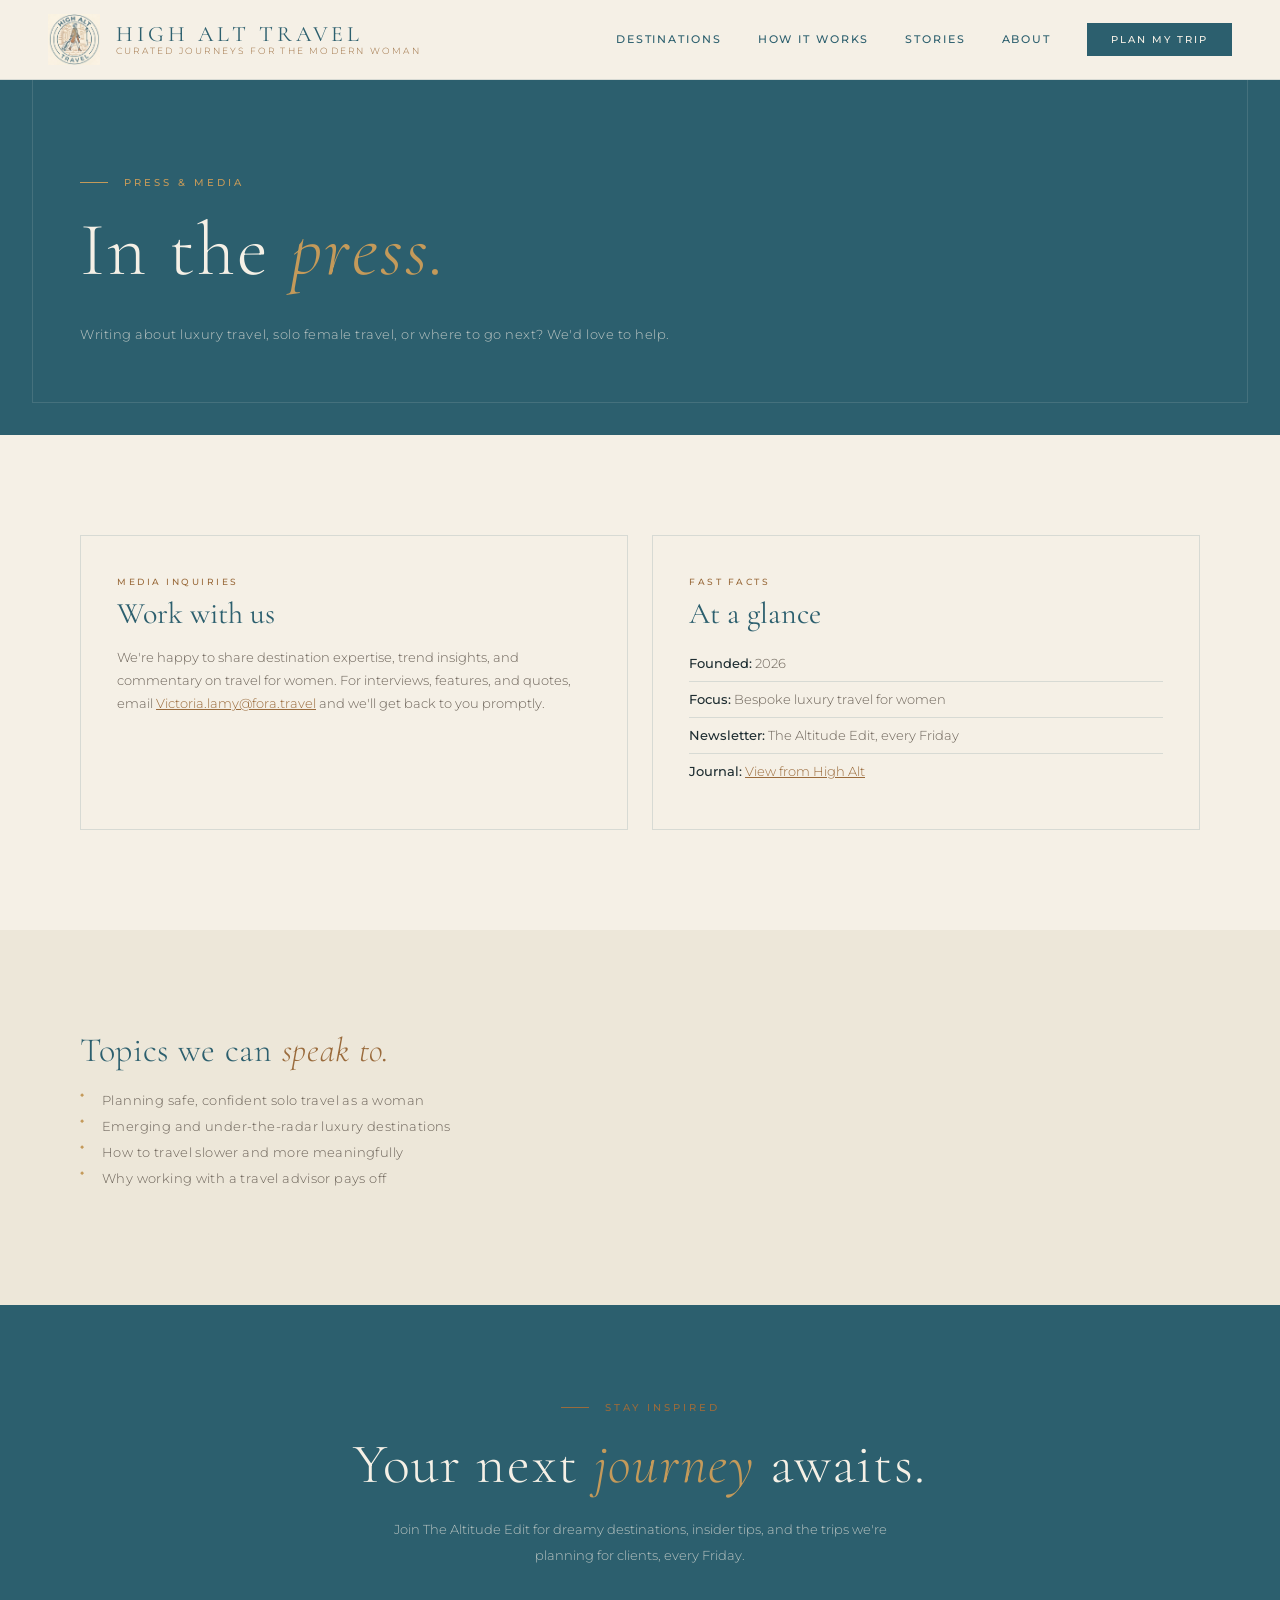
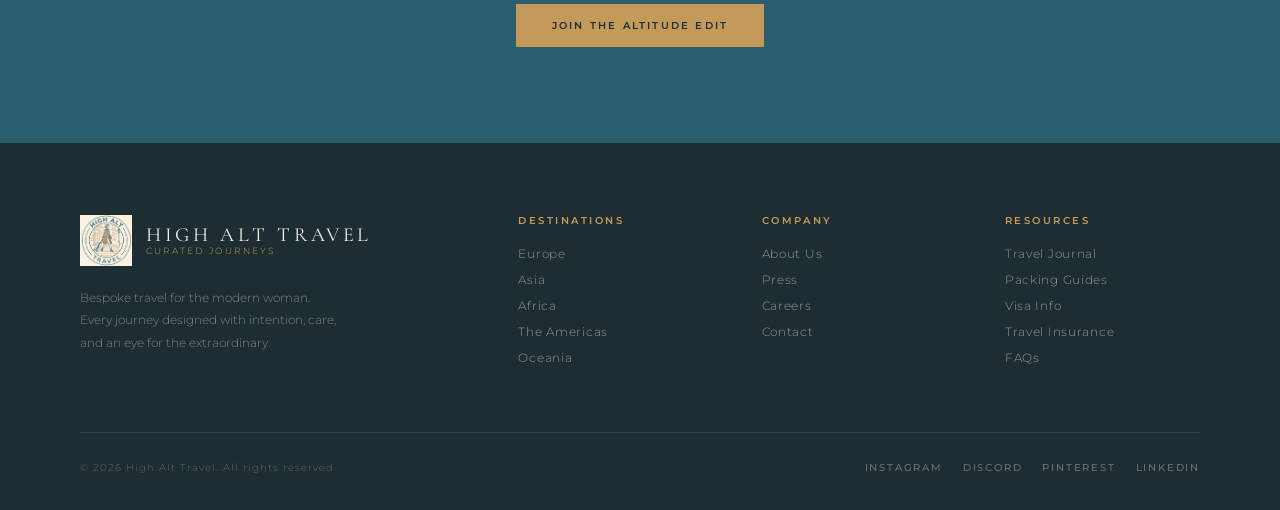
<file: press.html>
<!DOCTYPE html>
<html lang="en">
<head>
<meta charset="UTF-8">
<meta name="viewport" content="width=device-width, initial-scale=1.0">
<title>Press | High Alt Travel</title>
<meta name="description" content="Press and media information for High Alt Travel.">
<link href="https://fonts.googleapis.com/css2?family=Cormorant+Garamond:ital,wght@0,300;0,400;0,500;1,300;1,400;1,500&family=Montserrat:wght@300;400;500;600&display=swap" rel="stylesheet">
<link rel="icon" type="image/png" href="logo.png">
<link rel="stylesheet" href="styles.css">
</head>
<body>

<!-- NAV -->
<nav id="mainNav">
<a href="index.html" class="nav-brand">
    <img class="nav-logo" src="logo.png" alt="High Alt Travel logo">
    <div class="nav-wordmark">
        <span class="name">High Alt Travel</span>
        <span class="sub">Curated Journeys for the Modern Woman</span>
    </div>
</a>
    <div class="nav-links">
        <a href="index.html#destinations">Destinations</a>
        <a href="index.html#process">How It Works</a>
        <a href="index.html#testimonials">Stories</a>
        <a href="about.html">About</a>
        <a href="contact.html" class="nav-cta">Plan My Trip</a>
    </div>
    <div class="nav-hamburger" id="hamburger" aria-label="Open menu">
        <span></span><span></span><span></span>
    </div>
</nav>
<div class="mobile-menu" id="mobileMenu">
    <a href="index.html#destinations" class="mobile-link">Destinations</a>
    <a href="index.html#process" class="mobile-link">How It Works</a>
    <a href="index.html#testimonials" class="mobile-link">Stories</a>
    <a href="about.html" class="mobile-link">About</a>
    <a href="contact.html" class="mobile-link m-cta">Plan My Trip</a>
</div>

<!-- PAGE HERO -->
<header class="page-hero">
    <div class="section-eyebrow reveal">Press &amp; Media</div>
    <h1 class="section-title reveal reveal-delay-1">In the <em>press.</em></h1>
    <p class="page-lede reveal reveal-delay-2">Writing about luxury travel, solo female travel, or where to go next? We'd love to help.</p>
</header>

<section class="page-body">
    <div class="card-grid two">
        <div class="info-card reveal">
            <div class="meta">Media Inquiries</div>
            <h3>Work with us</h3>
            <p>We're happy to share destination expertise, trend insights, and commentary on travel for women. For interviews, features, and quotes, email <a href="mailto:Victoria.lamy@fora.travel" style="color:var(--bronze);text-decoration:underline;">Victoria.lamy@fora.travel</a> and we'll get back to you promptly.</p>
        </div>
        <div class="info-card reveal reveal-delay-1">
            <div class="meta">Fast Facts</div>
            <h3>At a glance</h3>
            <ul>
                <li><strong style="font-weight:500;color:var(--ink);">Founded:</strong> 2026</li>
                <li><strong style="font-weight:500;color:var(--ink);">Focus:</strong> Bespoke luxury travel for women</li>
                <li><strong style="font-weight:500;color:var(--ink);">Newsletter:</strong> The Altitude Edit, every Friday</li>
                <li><strong style="font-weight:500;color:var(--ink);">Journal:</strong> <a href="https://view-from-high-alt.beehiiv.com/" target="_blank" rel="noopener" style="color:var(--bronze);text-decoration:underline;">View from High Alt</a></li>
            </ul>
        </div>
    </div>
</section>

<section class="page-body alt">
    <div class="prose">
        <h2 class="reveal">Topics we can <em>speak to.</em></h2>
        <ul class="reveal reveal-delay-1">
            <li>Planning safe, confident solo travel as a woman</li>
            <li>Emerging and under-the-radar luxury destinations</li>
            <li>How to travel slower and more meaningfully</li>
            <li>Why working with a travel advisor pays off</li>
        </ul>
    </div>
</section>

<!-- CTA -->
<section class="page-cta">
    <div class="section-eyebrow reveal" style="justify-content:center;">Stay Inspired</div>
    <h2 class="section-title reveal reveal-delay-1">Your next <em>journey</em> awaits.</h2>
    <p class="reveal reveal-delay-2">Join The Altitude Edit for dreamy destinations, insider tips, and the trips we're planning for clients, every Friday.</p>
    <a href="index.html#newsletter" class="btn-primary reveal reveal-delay-3">Join The Altitude Edit</a>
</section>

<!-- FOOTER -->
<footer>
    <div class="footer-grid">
        <div class="footer-brand">
        <a href="index.html" class="nav-brand" style="gap:14px;">
        <img class="nav-logo" src="logo.png" width="48" height="48" alt="High Alt Travel logo">
            <div class="nav-wordmark">
            <span class="name" style="color:var(--cream);font-size:20px;">High Alt Travel</span>
            <span class="sub" style="color:var(--gold);">Curated Journeys</span>
            </div>
        </a>
        <p>Bespoke travel for the modern woman. Every journey designed with intention, care, and an eye for the extraordinary.</p>
        </div>
        <div class="footer-col">
        <h4>Destinations</h4>
        <a href="europe.html">Europe</a>
        <a href="asia.html">Asia</a>
        <a href="africa.html">Africa</a>
        <a href="americas.html">The Americas</a>
        <a href="oceania.html">Oceania</a>
        </div>
        <div class="footer-col">
        <h4>Company</h4>
        <a href="about.html">About Us</a>
        <a href="press.html">Press</a>
        <a href="careers.html">Careers</a>
        <a href="contact.html">Contact</a>
        </div>
        <div class="footer-col">
        <h4>Resources</h4>
        <a href="https://view-from-high-alt.beehiiv.com/" target="_blank" rel="noopener">Travel Journal</a>
        <a href="packing-guides.html">Packing Guides</a>
        <a href="visa-info.html">Visa Info</a>
        <a href="travel-insurance.html">Travel Insurance</a>
        <a href="faq.html">FAQs</a>
        </div>
    </div>
    <div class="footer-bottom">
        <p class="footer-copy">© 2026 High Alt Travel. All rights reserved.</p>
        <div class="footer-socials">
        <a href="https://www.instagram.com/highalttravel" target="_blank" rel="noopener">Instagram</a>
        <a href="https://discord.gg/ZkwFzh2a78" target="_blank" rel="noopener">Discord</a>
        <a href="#">Pinterest</a>
        <a href="#">LinkedIn</a>
        </div>
    </div>
</footer>

<script src="script.js"></script>
</body>
</html>
</file>
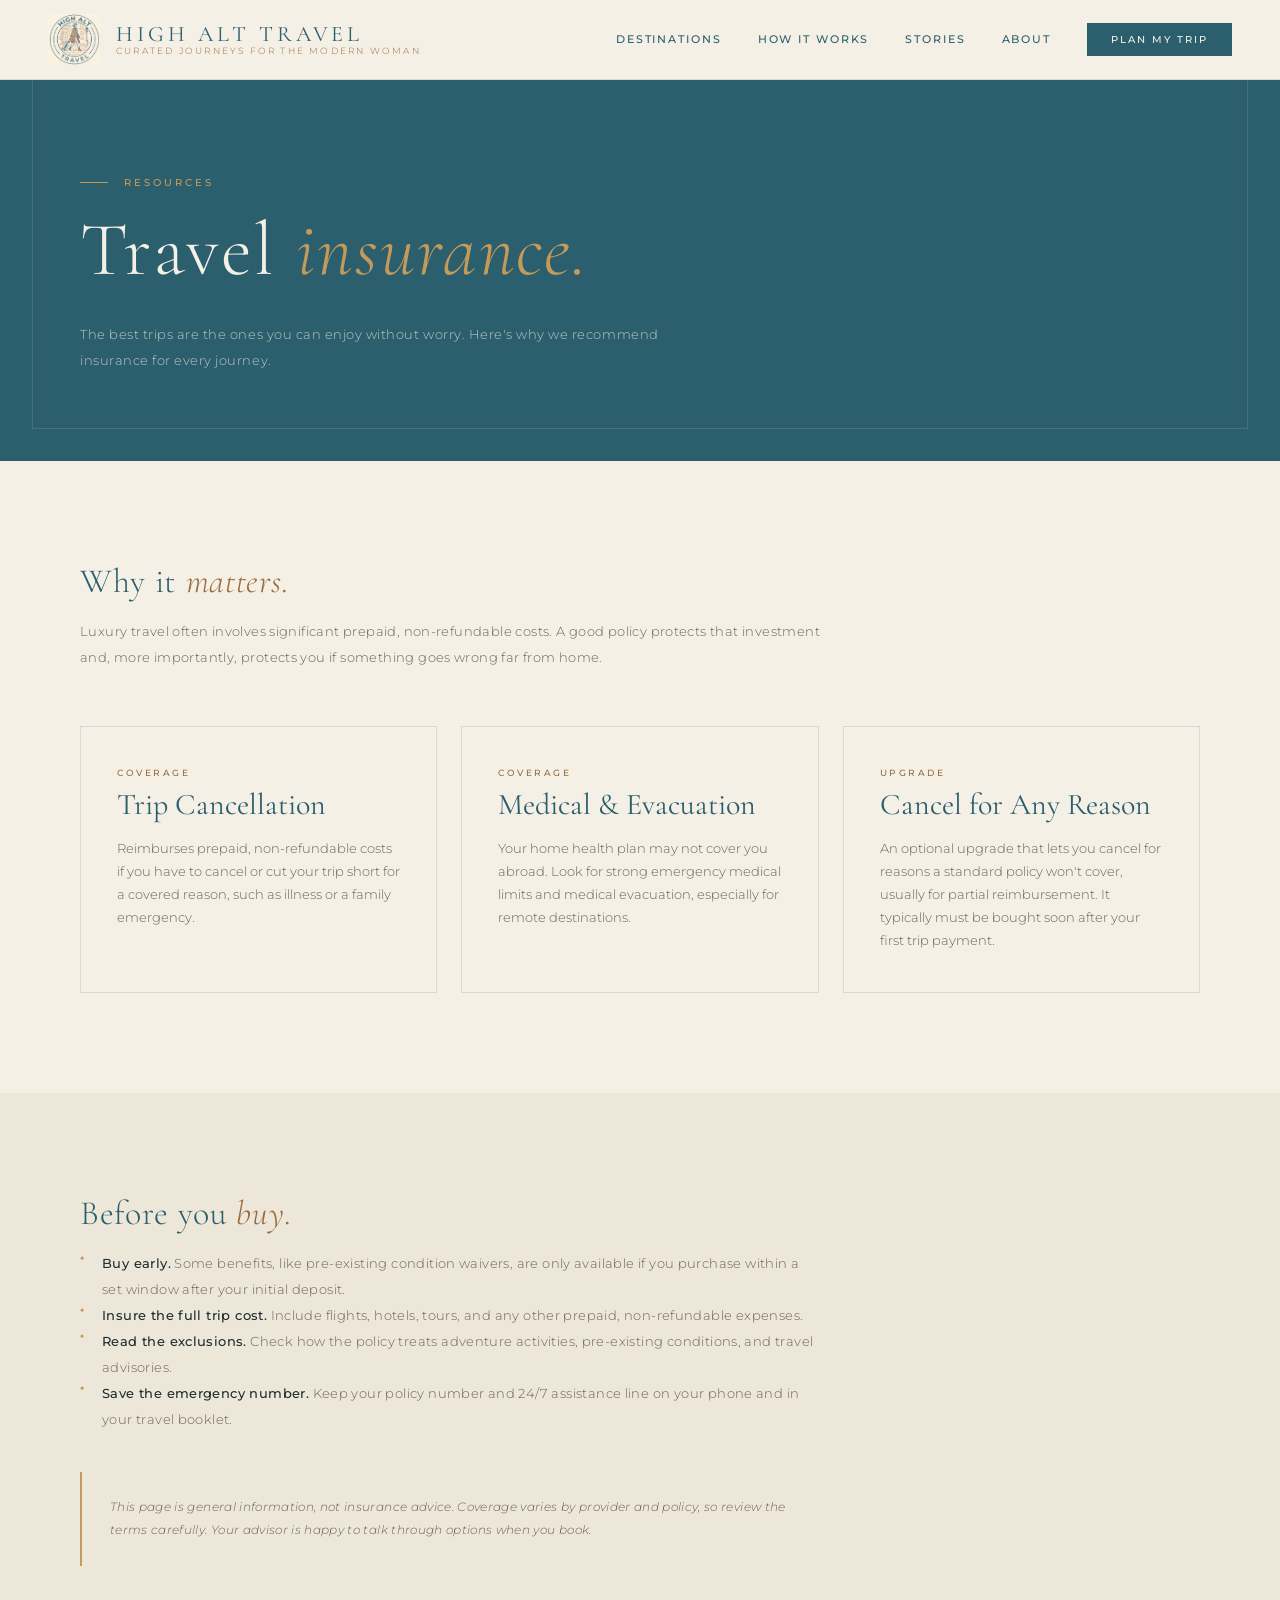
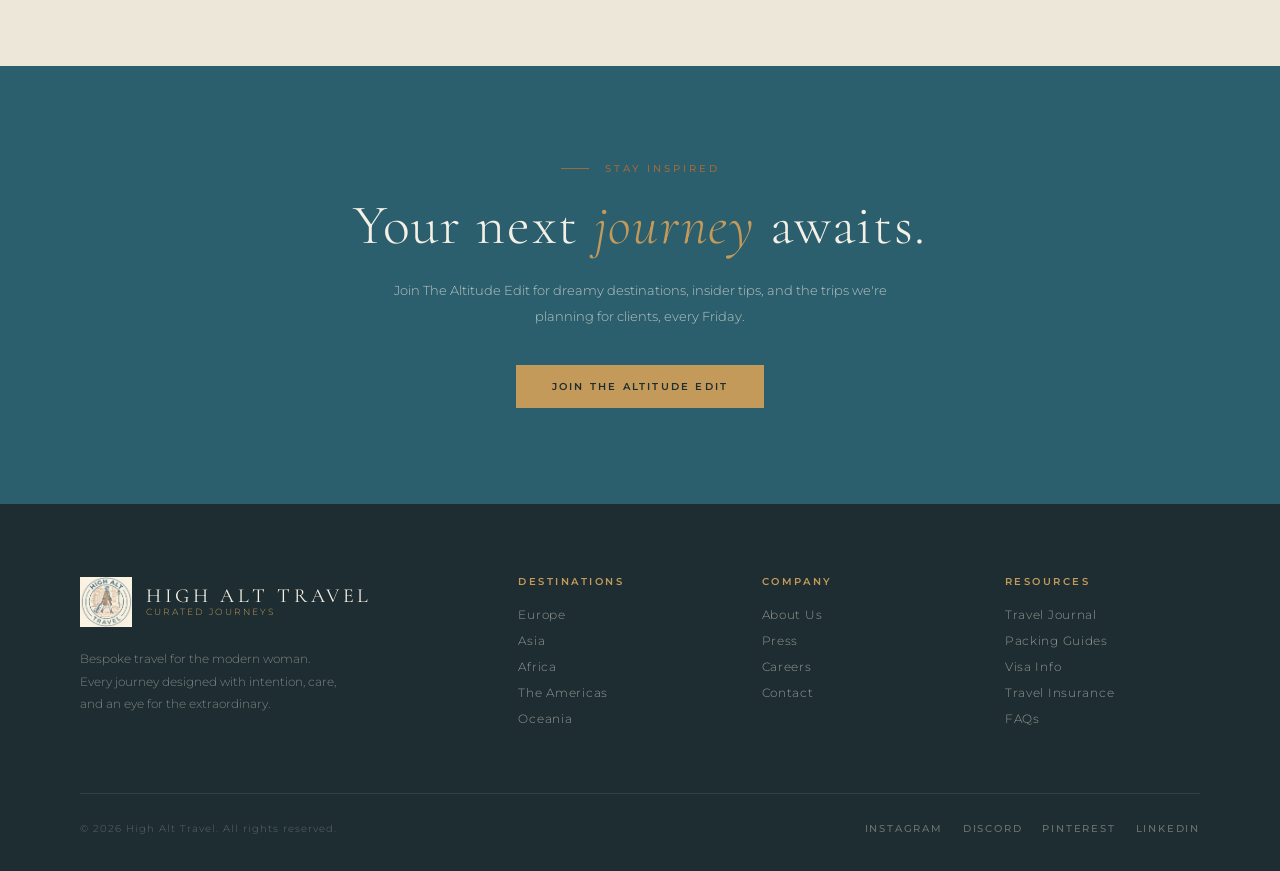
<file: travel-insurance.html>
<!DOCTYPE html>
<html lang="en">
<head>
<meta charset="UTF-8">
<meta name="viewport" content="width=device-width, initial-scale=1.0">
<title>Travel Insurance | High Alt Travel</title>
<meta name="description" content="What to look for in a travel insurance policy.">
<link href="https://fonts.googleapis.com/css2?family=Cormorant+Garamond:ital,wght@0,300;0,400;0,500;1,300;1,400;1,500&family=Montserrat:wght@300;400;500;600&display=swap" rel="stylesheet">
<link rel="icon" type="image/png" href="logo.png">
<link rel="stylesheet" href="styles.css">
</head>
<body>

<!-- NAV -->
<nav id="mainNav">
<a href="index.html" class="nav-brand">
    <img class="nav-logo" src="logo.png" alt="High Alt Travel logo">
    <div class="nav-wordmark">
        <span class="name">High Alt Travel</span>
        <span class="sub">Curated Journeys for the Modern Woman</span>
    </div>
</a>
    <div class="nav-links">
        <a href="index.html#destinations">Destinations</a>
        <a href="index.html#process">How It Works</a>
        <a href="index.html#testimonials">Stories</a>
        <a href="about.html">About</a>
        <a href="contact.html" class="nav-cta">Plan My Trip</a>
    </div>
    <div class="nav-hamburger" id="hamburger" aria-label="Open menu">
        <span></span><span></span><span></span>
    </div>
</nav>
<div class="mobile-menu" id="mobileMenu">
    <a href="index.html#destinations" class="mobile-link">Destinations</a>
    <a href="index.html#process" class="mobile-link">How It Works</a>
    <a href="index.html#testimonials" class="mobile-link">Stories</a>
    <a href="about.html" class="mobile-link">About</a>
    <a href="contact.html" class="mobile-link m-cta">Plan My Trip</a>
</div>

<!-- PAGE HERO -->
<header class="page-hero">
    <div class="section-eyebrow reveal">Resources</div>
    <h1 class="section-title reveal reveal-delay-1">Travel <em>insurance.</em></h1>
    <p class="page-lede reveal reveal-delay-2">The best trips are the ones you can enjoy without worry. Here's why we recommend insurance for every journey.</p>
</header>

<section class="page-body">
    <div class="prose" style="margin-bottom:56px;">
        <h2 class="reveal">Why it <em>matters.</em></h2>
        <p class="reveal reveal-delay-1">Luxury travel often involves significant prepaid, non-refundable costs. A good policy protects that investment and, more importantly, protects you if something goes wrong far from home.</p>
    </div>
    <div class="card-grid">
        <div class="info-card reveal"><div class="meta">Coverage</div><h3>Trip Cancellation</h3><p>Reimburses prepaid, non-refundable costs if you have to cancel or cut your trip short for a covered reason, such as illness or a family emergency.</p></div>
        <div class="info-card reveal reveal-delay-1"><div class="meta">Coverage</div><h3>Medical &amp; Evacuation</h3><p>Your home health plan may not cover you abroad. Look for strong emergency medical limits and medical evacuation, especially for remote destinations.</p></div>
        <div class="info-card reveal reveal-delay-2"><div class="meta">Upgrade</div><h3>Cancel for Any Reason</h3><p>An optional upgrade that lets you cancel for reasons a standard policy won't cover, usually for partial reimbursement. It typically must be bought soon after your first trip payment.</p></div>
    </div>
</section>

<section class="page-body alt">
    <div class="prose">
        <h2 class="reveal">Before you <em>buy.</em></h2>
        <ul class="reveal reveal-delay-1">
            <li><strong>Buy early.</strong> Some benefits, like pre-existing condition waivers, are only available if you purchase within a set window after your initial deposit.</li>
            <li><strong>Insure the full trip cost.</strong> Include flights, hotels, tours, and any other prepaid, non-refundable expenses.</li>
            <li><strong>Read the exclusions.</strong> Check how the policy treats adventure activities, pre-existing conditions, and travel advisories.</li>
            <li><strong>Save the emergency number.</strong> Keep your policy number and 24/7 assistance line on your phone and in your travel booklet.</li>
        </ul>
        <p class="note reveal reveal-delay-2">This page is general information, not insurance advice. Coverage varies by provider and policy, so review the terms carefully. Your advisor is happy to talk through options when you book.</p>
    </div>
</section>

<!-- CTA -->
<section class="page-cta">
    <div class="section-eyebrow reveal" style="justify-content:center;">Stay Inspired</div>
    <h2 class="section-title reveal reveal-delay-1">Your next <em>journey</em> awaits.</h2>
    <p class="reveal reveal-delay-2">Join The Altitude Edit for dreamy destinations, insider tips, and the trips we're planning for clients, every Friday.</p>
    <a href="index.html#newsletter" class="btn-primary reveal reveal-delay-3">Join The Altitude Edit</a>
</section>

<!-- FOOTER -->
<footer>
    <div class="footer-grid">
        <div class="footer-brand">
        <a href="index.html" class="nav-brand" style="gap:14px;">
        <img class="nav-logo" src="logo.png" width="48" height="48" alt="High Alt Travel logo">
            <div class="nav-wordmark">
            <span class="name" style="color:var(--cream);font-size:20px;">High Alt Travel</span>
            <span class="sub" style="color:var(--gold);">Curated Journeys</span>
            </div>
        </a>
        <p>Bespoke travel for the modern woman. Every journey designed with intention, care, and an eye for the extraordinary.</p>
        </div>
        <div class="footer-col">
        <h4>Destinations</h4>
        <a href="europe.html">Europe</a>
        <a href="asia.html">Asia</a>
        <a href="africa.html">Africa</a>
        <a href="americas.html">The Americas</a>
        <a href="oceania.html">Oceania</a>
        </div>
        <div class="footer-col">
        <h4>Company</h4>
        <a href="about.html">About Us</a>
        <a href="press.html">Press</a>
        <a href="careers.html">Careers</a>
        <a href="contact.html">Contact</a>
        </div>
        <div class="footer-col">
        <h4>Resources</h4>
        <a href="https://view-from-high-alt.beehiiv.com/" target="_blank" rel="noopener">Travel Journal</a>
        <a href="packing-guides.html">Packing Guides</a>
        <a href="visa-info.html">Visa Info</a>
        <a href="travel-insurance.html">Travel Insurance</a>
        <a href="faq.html">FAQs</a>
        </div>
    </div>
    <div class="footer-bottom">
        <p class="footer-copy">© 2026 High Alt Travel. All rights reserved.</p>
        <div class="footer-socials">
        <a href="https://www.instagram.com/highalttravel" target="_blank" rel="noopener">Instagram</a>
        <a href="https://discord.gg/ZkwFzh2a78" target="_blank" rel="noopener">Discord</a>
        <a href="#">Pinterest</a>
        <a href="#">LinkedIn</a>
        </div>
    </div>
</footer>

<script src="script.js"></script>
</body>
</html>
</file>
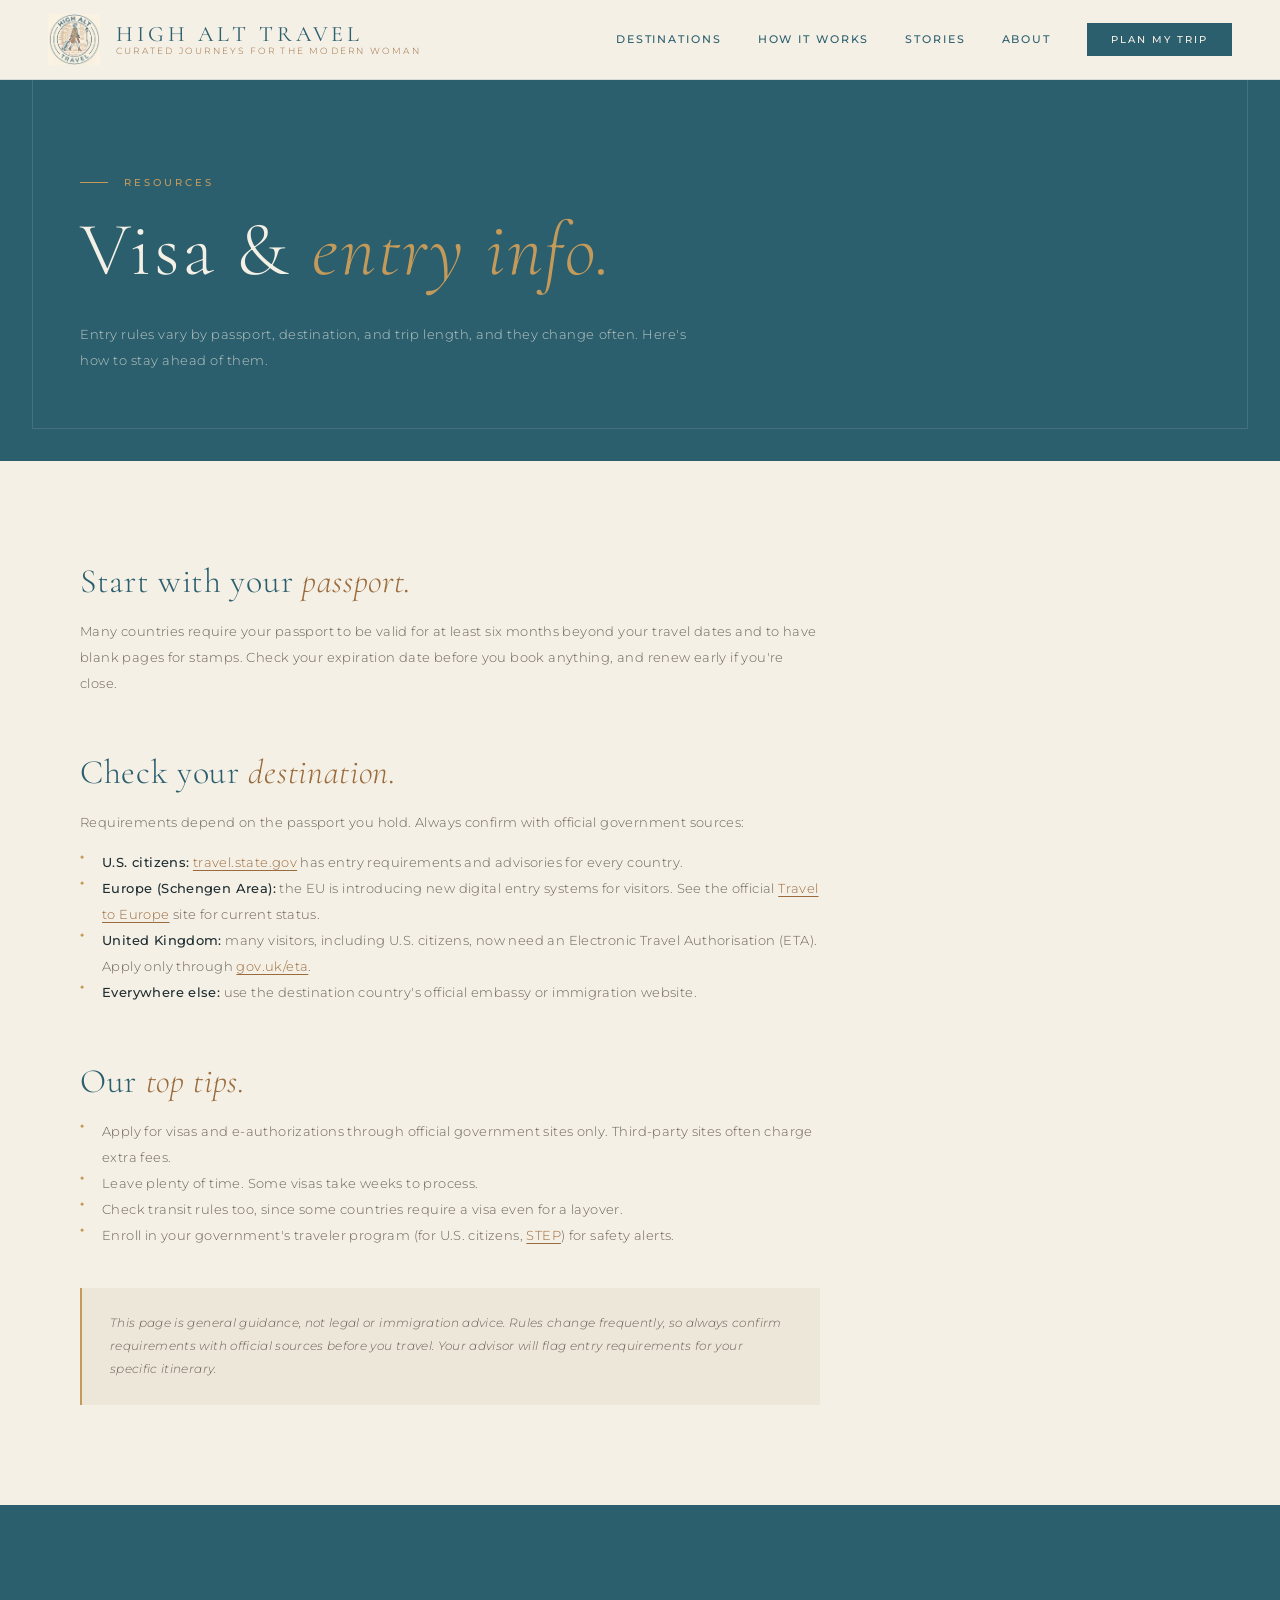
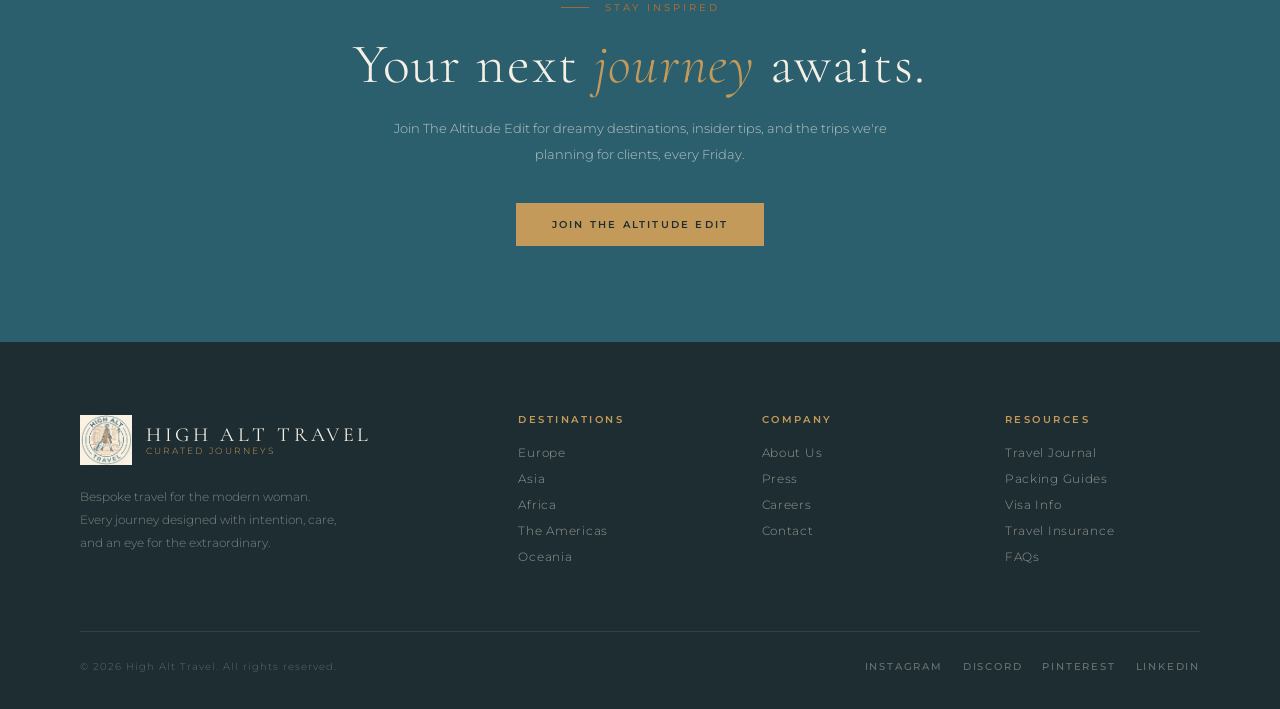
<file: visa-info.html>
<!DOCTYPE html>
<html lang="en">
<head>
<meta charset="UTF-8">
<meta name="viewport" content="width=device-width, initial-scale=1.0">
<title>Visa Info | High Alt Travel</title>
<meta name="description" content="Passport, visa, and entry requirement guidance for international travel.">
<link href="https://fonts.googleapis.com/css2?family=Cormorant+Garamond:ital,wght@0,300;0,400;0,500;1,300;1,400;1,500&family=Montserrat:wght@300;400;500;600&display=swap" rel="stylesheet">
<link rel="icon" type="image/png" href="logo.png">
<link rel="stylesheet" href="styles.css">
</head>
<body>

<!-- NAV -->
<nav id="mainNav">
<a href="index.html" class="nav-brand">
    <img class="nav-logo" src="logo.png" alt="High Alt Travel logo">
    <div class="nav-wordmark">
        <span class="name">High Alt Travel</span>
        <span class="sub">Curated Journeys for the Modern Woman</span>
    </div>
</a>
    <div class="nav-links">
        <a href="index.html#destinations">Destinations</a>
        <a href="index.html#process">How It Works</a>
        <a href="index.html#testimonials">Stories</a>
        <a href="about.html">About</a>
        <a href="contact.html" class="nav-cta">Plan My Trip</a>
    </div>
    <div class="nav-hamburger" id="hamburger" aria-label="Open menu">
        <span></span><span></span><span></span>
    </div>
</nav>
<div class="mobile-menu" id="mobileMenu">
    <a href="index.html#destinations" class="mobile-link">Destinations</a>
    <a href="index.html#process" class="mobile-link">How It Works</a>
    <a href="index.html#testimonials" class="mobile-link">Stories</a>
    <a href="about.html" class="mobile-link">About</a>
    <a href="contact.html" class="mobile-link m-cta">Plan My Trip</a>
</div>

<!-- PAGE HERO -->
<header class="page-hero">
    <div class="section-eyebrow reveal">Resources</div>
    <h1 class="section-title reveal reveal-delay-1">Visa &amp; <em>entry info.</em></h1>
    <p class="page-lede reveal reveal-delay-2">Entry rules vary by passport, destination, and trip length, and they change often. Here's how to stay ahead of them.</p>
</header>

<section class="page-body">
    <div class="prose">
        <h2 class="reveal">Start with your <em>passport.</em></h2>
        <p class="reveal reveal-delay-1">Many countries require your passport to be valid for at least six months beyond your travel dates and to have blank pages for stamps. Check your expiration date before you book anything, and renew early if you're close.</p>

        <h2 class="reveal">Check your <em>destination.</em></h2>
        <p class="reveal reveal-delay-1">Requirements depend on the passport you hold. Always confirm with official government sources:</p>
        <ul class="reveal reveal-delay-2">
            <li><strong>U.S. citizens:</strong> <a href="https://travel.state.gov/content/travel/en/international-travel.html" target="_blank" rel="noopener">travel.state.gov</a> has entry requirements and advisories for every country.</li>
            <li><strong>Europe (Schengen Area):</strong> the EU is introducing new digital entry systems for visitors. See the official <a href="https://travel-europe.europa.eu/" target="_blank" rel="noopener">Travel to Europe</a> site for current status.</li>
            <li><strong>United Kingdom:</strong> many visitors, including U.S. citizens, now need an Electronic Travel Authorisation (ETA). Apply only through <a href="https://www.gov.uk/eta" target="_blank" rel="noopener">gov.uk/eta</a>.</li>
            <li><strong>Everywhere else:</strong> use the destination country's official embassy or immigration website.</li>
        </ul>

        <h2 class="reveal">Our <em>top tips.</em></h2>
        <ul class="reveal reveal-delay-1">
            <li>Apply for visas and e-authorizations through official government sites only. Third-party sites often charge extra fees.</li>
            <li>Leave plenty of time. Some visas take weeks to process.</li>
            <li>Check transit rules too, since some countries require a visa even for a layover.</li>
            <li>Enroll in your government's traveler program (for U.S. citizens, <a href="https://step.state.gov/" target="_blank" rel="noopener">STEP</a>) for safety alerts.</li>
        </ul>

        <p class="note reveal">This page is general guidance, not legal or immigration advice. Rules change frequently, so always confirm requirements with official sources before you travel. Your advisor will flag entry requirements for your specific itinerary.</p>
    </div>
</section>

<!-- CTA -->
<section class="page-cta">
    <div class="section-eyebrow reveal" style="justify-content:center;">Stay Inspired</div>
    <h2 class="section-title reveal reveal-delay-1">Your next <em>journey</em> awaits.</h2>
    <p class="reveal reveal-delay-2">Join The Altitude Edit for dreamy destinations, insider tips, and the trips we're planning for clients, every Friday.</p>
    <a href="index.html#newsletter" class="btn-primary reveal reveal-delay-3">Join The Altitude Edit</a>
</section>

<!-- FOOTER -->
<footer>
    <div class="footer-grid">
        <div class="footer-brand">
        <a href="index.html" class="nav-brand" style="gap:14px;">
        <img class="nav-logo" src="logo.png" width="48" height="48" alt="High Alt Travel logo">
            <div class="nav-wordmark">
            <span class="name" style="color:var(--cream);font-size:20px;">High Alt Travel</span>
            <span class="sub" style="color:var(--gold);">Curated Journeys</span>
            </div>
        </a>
        <p>Bespoke travel for the modern woman. Every journey designed with intention, care, and an eye for the extraordinary.</p>
        </div>
        <div class="footer-col">
        <h4>Destinations</h4>
        <a href="europe.html">Europe</a>
        <a href="asia.html">Asia</a>
        <a href="africa.html">Africa</a>
        <a href="americas.html">The Americas</a>
        <a href="oceania.html">Oceania</a>
        </div>
        <div class="footer-col">
        <h4>Company</h4>
        <a href="about.html">About Us</a>
        <a href="press.html">Press</a>
        <a href="careers.html">Careers</a>
        <a href="contact.html">Contact</a>
        </div>
        <div class="footer-col">
        <h4>Resources</h4>
        <a href="https://view-from-high-alt.beehiiv.com/" target="_blank" rel="noopener">Travel Journal</a>
        <a href="packing-guides.html">Packing Guides</a>
        <a href="visa-info.html">Visa Info</a>
        <a href="travel-insurance.html">Travel Insurance</a>
        <a href="faq.html">FAQs</a>
        </div>
    </div>
    <div class="footer-bottom">
        <p class="footer-copy">© 2026 High Alt Travel. All rights reserved.</p>
        <div class="footer-socials">
        <a href="https://www.instagram.com/highalttravel" target="_blank" rel="noopener">Instagram</a>
        <a href="https://discord.gg/ZkwFzh2a78" target="_blank" rel="noopener">Discord</a>
        <a href="#">Pinterest</a>
        <a href="#">LinkedIn</a>
        </div>
    </div>
</footer>

<script src="script.js"></script>
</body>
</html>
</file>
<file: styles.css>
*, *::before, *::after { margin: 0; padding: 0; box-sizing: border-box; }
:root {
  --cream: #f5f0e6;
  --cream-dark: #ede7d9;
  --teal: #2c5f6e;
  --teal-mid: #3a7a8c;
  --teal-light: #d4e8ed;
  --bronze: #9a6b3c;
  --gold: #c49a5a;
  --ink: #1e2d31;
  --muted: #6b6258;
  --border: rgba(44,95,110,0.15);
  --nav-h: 80px;
}
html { scroll-behavior: smooth; }
body {
  font-family: 'Montserrat', sans-serif;
  background: var(--cream);
  color: var(--ink);
  overflow-x: hidden;
}
img { display: block; max-width: 100%; }
a { color: inherit; text-decoration: none; }

/* ── NAV ── */
nav {
  position: fixed; top: 0; left: 0; right: 0; z-index: 100;
  height: var(--nav-h);
  background: var(--cream);
  border-bottom: 1px solid var(--border);
  display: flex; align-items: center;
  padding: 0 48px;
  justify-content: space-between;
  transition: box-shadow 0.3s;
}
nav.scrolled { box-shadow: 0 2px 24px rgba(44,95,110,0.08); }
.nav-brand { display: flex; align-items: center; gap: 16px; }
.nav-logo { width: 52px; height: 52px; object-fit: contain; }
.nav-wordmark { display: flex; flex-direction: column; gap: 1px; }
.nav-wordmark .name {
  font-family: 'Cormorant Garamond', serif;
  font-size: 22px; font-weight: 400;
  letter-spacing: 0.18em; text-transform: uppercase;
  color: var(--teal); line-height: 1;
}
.nav-wordmark .sub {
  font-size: 8.5px; font-weight: 300;
  letter-spacing: 0.26em; text-transform: uppercase;
  color: var(--bronze);
}
.nav-links { display: flex; align-items: center; gap: 36px; }
.nav-links a {
  font-size: 10.5px; font-weight: 500;
  letter-spacing: 0.18em; text-transform: uppercase;
  color: var(--teal); transition: color 0.2s;
}
.nav-links a:hover { color: var(--bronze); }
.nav-cta {
  background: var(--teal); color: var(--cream) !important;
  padding: 10px 24px; font-size: 10px !important;
  letter-spacing: 0.2em !important;
  transition: background 0.2s !important;
}
.nav-cta:hover { background: var(--teal-mid) !important; color: var(--cream) !important; }
.nav-hamburger { display: none; flex-direction: column; gap: 5px; cursor: pointer; padding: 4px; }
.nav-hamburger span { display: block; width: 24px; height: 1.5px; background: var(--teal); transition: all 0.3s; }
.mobile-menu {
  display: none; position: fixed; top: var(--nav-h); left: 0; right: 0;
  background: var(--cream); z-index: 99;
  border-bottom: 1px solid var(--border);
  flex-direction: column; padding: 24px 32px 32px;
  gap: 20px;
}
.mobile-menu.open { display: flex; }
.mobile-menu a {
  font-size: 11px; font-weight: 500;
  letter-spacing: 0.2em; text-transform: uppercase;
  color: var(--teal); padding: 8px 0;
  border-bottom: 1px solid var(--border);
}
.mobile-menu .m-cta {
  background: var(--teal); color: var(--cream);
  padding: 14px 24px; text-align: center; border: none; margin-top: 8px;
}

/* ── HERO ── */
.hero {
  padding-top: var(--nav-h);
  min-height: 100vh;
  display: grid; grid-template-columns: 1fr 1fr;
  position: relative; overflow: hidden;
}
.hero-left {
  display: flex; flex-direction: column;
  justify-content: center;
  padding: 80px 72px 80px 80px;
  position: relative; z-index: 2;
}
.hero-eyebrow {
  display: flex; align-items: center; gap: 16px;
  font-size: 10px; font-weight: 500;
  letter-spacing: 0.32em; text-transform: uppercase;
  color: var(--bronze); margin-bottom: 28px;
}
.hero-eyebrow::before {
  content: ''; display: block;
  width: 36px; height: 1px; background: var(--bronze);
}
.hero-h1 {
  font-family: 'Cormorant Garamond', serif;
  font-size: clamp(54px, 7vw, 88px);
  font-weight: 300; line-height: 0.95;
  letter-spacing: 0.02em;
  color: var(--teal); margin-bottom: 32px;
}
.hero-h1 em { font-style: italic; color: var(--bronze); }
.hero-p {
  font-size: 13px; font-weight: 300;
  line-height: 2; letter-spacing: 0.06em;
  color: var(--muted); max-width: 380px; margin-bottom: 44px;
}
.hero-actions { display: flex; align-items: center; gap: 24px; flex-wrap: wrap; }
.btn-primary {
  display: inline-block;
  background: var(--teal); color: var(--cream);
  font-size: 10px; font-weight: 600;
  letter-spacing: 0.22em; text-transform: uppercase;
  padding: 15px 36px;
  transition: background 0.25s, transform 0.2s;
}
.btn-primary:hover { background: var(--teal-mid); transform: translateY(-1px); }
.btn-ghost {
  font-size: 10px; font-weight: 500;
  letter-spacing: 0.22em; text-transform: uppercase;
  color: var(--teal); display: flex; align-items: center; gap: 10px;
  transition: gap 0.2s;
}
.btn-ghost:hover { gap: 16px; }
.btn-ghost::after { content: '→'; font-size: 14px; }
.hero-stats {
  display: flex; gap: 40px; margin-top: 64px;
  padding-top: 40px; border-top: 1px solid var(--border);
}
.hero-stat .num {
  font-family: 'Cormorant Garamond', serif;
  font-size: 36px; font-weight: 300;
  color: var(--teal); letter-spacing: 0.04em;
  line-height: 1;
}
.hero-stat .lbl {
  font-size: 9px; font-weight: 500;
  letter-spacing: 0.22em; text-transform: uppercase;
  color: var(--bronze); margin-top: 4px;
}

.hero-right {
  background: var(--teal);
  position: relative; display: flex;
  align-items: center; justify-content: center; overflow: hidden;
}
.hero-right-inner {
  position: absolute; inset: 32px;
  border: 1px solid rgba(245,240,230,0.15);
  pointer-events: none;
}
.hero-logo-display {
  width: min(320px, 60%);
  filter: brightness(0) invert(1) opacity(0.12);
  position: absolute;
}
.hero-logo-main {
  width: min(260px, 55%);
  position: relative; z-index: 2;
  animation: floatIn 1s ease both;
}
@keyframes floatIn {
  from { opacity: 0; transform: translateY(20px); }
  to   { opacity: 1; transform: translateY(0); }
}
.hero-tagline-vertical {
  position: absolute; right: 48px; top: 50%;
  transform: translateY(-50%) rotate(90deg);
  transform-origin: center center;
  font-size: 9px; font-weight: 300;
  letter-spacing: 0.38em; text-transform: uppercase;
  color: rgba(245,240,230,0.35);
  white-space: nowrap;
}

/* ── MARQUEE ── */
.marquee-strip {
  background: var(--bronze);
  overflow: hidden; padding: 14px 0;
  display: flex; gap: 0;
}
.marquee-track {
  display: flex; gap: 0;
  animation: marquee 28s linear infinite;
  white-space: nowrap;
}
.marquee-item {
  font-size: 10px; font-weight: 500;
  letter-spacing: 0.28em; text-transform: uppercase;
  color: var(--cream); padding: 0 36px;
  display: flex; align-items: center; gap: 36px;
}
.marquee-item::after { content: '◆'; font-size: 6px; opacity: 0.6; }
@keyframes marquee { from { transform: translateX(0); } to { transform: translateX(-50%); } }

/* ── SECTION SHARED ── */
.section { padding: 100px 80px; }
.section-sm { padding: 60px 80px; }
.section-eyebrow {
  display: flex; align-items: center; gap: 16px;
  font-size: 10px; font-weight: 500;
  letter-spacing: 0.3em; text-transform: uppercase;
  color: var(--bronze); margin-bottom: 20px;
}
.section-eyebrow::before {
  content: ''; width: 28px; height: 1px; background: var(--bronze);
}
.section-title {
  font-family: 'Cormorant Garamond', serif;
  font-size: clamp(36px, 4.5vw, 56px);
  font-weight: 300; line-height: 1.1;
  color: var(--teal); letter-spacing: 0.03em;
}
.section-title em { font-style: italic; color: var(--bronze); }

/* ── WHY US ── */
.why { background: var(--cream-dark); }
.why-grid {
  display: grid; grid-template-columns: 1fr 2fr;
  gap: 80px; align-items: start; margin-top: 64px;
}
.why-intro p {
  font-size: 13px; font-weight: 300;
  line-height: 2.1; color: var(--muted);
  letter-spacing: 0.04em; margin-top: 20px;
}
.why-pillars { display: grid; grid-template-columns: 1fr 1fr; gap: 36px; }
.pillar {
  padding: 36px;
  border: 1px solid var(--border);
  background: var(--cream);
  transition: border-color 0.25s, transform 0.25s;
}
.pillar:hover { border-color: var(--teal); transform: translateY(-3px); }
.pillar-num {
  font-family: 'Cormorant Garamond', serif;
  font-size: 48px; font-weight: 300;
  color: var(--teal-light); line-height: 1;
  margin-bottom: 20px;
}
.pillar-title {
  font-size: 11px; font-weight: 600;
  letter-spacing: 0.18em; text-transform: uppercase;
  color: var(--teal); margin-bottom: 12px;
}
.pillar-text {
  font-size: 12.5px; font-weight: 300;
  line-height: 1.85; color: var(--muted);
}

/* ── DESTINATIONS ── */
.dest-header {
  display: flex; justify-content: space-between;
  align-items: flex-end; margin-bottom: 56px;
}
.dest-header a {
  font-size: 10px; font-weight: 500;
  letter-spacing: 0.22em; text-transform: uppercase;
  color: var(--bronze); display: flex; align-items: center; gap: 8px;
  transition: gap 0.2s;
}
.dest-header a:hover { gap: 14px; }
.dest-header a::after { content: '→'; font-size: 14px; }
.dest-grid {
  display: grid;
  grid-template-columns: repeat(3, 1fr);
  grid-template-rows: auto auto;
  gap: 20px;
}
.dest-card {
  position: relative; overflow: hidden;
  aspect-ratio: 3/4;
  cursor: pointer;
}
.dest-card:first-child {
  grid-row: 1 / 3; aspect-ratio: auto;
}
.dest-bg {
  position: absolute; inset: 0;
  transition: transform 0.6s ease;
}
.dest-card:hover .dest-bg { transform: scale(1.04); }
.dest-overlay {
  position: absolute; inset: 0;
  background: linear-gradient(to top, rgba(30,45,49,0.85) 0%, rgba(30,45,49,0.1) 60%);
}
.dest-content {
  position: absolute; bottom: 0; left: 0; right: 0;
  padding: 28px;
}
.dest-region {
  font-size: 9px; font-weight: 500;
  letter-spacing: 0.28em; text-transform: uppercase;
  color: var(--gold); margin-bottom: 6px;
}
.dest-name {
  font-family: 'Cormorant Garamond', serif;
  font-size: 26px; font-weight: 400;
  color: var(--cream); line-height: 1.1; letter-spacing: 0.04em;
}
.dest-card:first-child .dest-name { font-size: 38px; }
.dest-days {
  font-size: 10px; font-weight: 300;
  letter-spacing: 0.14em; color: rgba(245,240,230,0.65);
  margin-top: 8px;
}
.dest-tag {
  position: absolute; top: 20px; right: 20px;
  background: var(--bronze); color: var(--cream);
  font-size: 9px; font-weight: 600;
  letter-spacing: 0.18em; text-transform: uppercase;
  padding: 6px 14px;
}

/* destination photos (gradient shows while the photo loads) */
.d1 { background: url('almafi-coast.jpg') center / cover no-repeat, linear-gradient(135deg, #1a3a45 0%, #2c5f6e 40%, #8fb5bf 100%); }
.d2 { background: url('marakesh.jpg') center / cover no-repeat, linear-gradient(135deg, #3d2b1a 0%, #7a4e2e 50%, #c49a5a 100%); }
.d3 { background: url('kyoto.jpg') center / cover no-repeat, linear-gradient(135deg, #1a2d1a 0%, #2e5c2e 50%, #7ab87a 100%); }
.d4 { background: url('patagonia.jpg') center / cover no-repeat, linear-gradient(135deg, #2b1a3a 0%, #5a3a7a 50%, #b89ad4 100%); }
.d5 { background: url('maldives.jpg') center / cover no-repeat, linear-gradient(135deg, #3a1a1a 0%, #7a3030 50%, #c48080 100%); }

/* destination SVG scene overlays */
.dest-scene { position: absolute; inset: 0; opacity: 0.18; }

/* ── PROCESS ── */
.process { background: var(--teal); padding: 100px 80px; }
.process .section-eyebrow { color: var(--gold); }
.process .section-eyebrow::before { background: var(--gold); }
.process .section-title { color: var(--cream); }
.process-steps {
  display: grid; grid-template-columns: repeat(4, 1fr);
  gap: 0; margin-top: 64px;
  border-top: 1px solid rgba(245,240,230,0.15);
}
.step {
  padding: 40px 32px 40px 0;
  border-right: 1px solid rgba(245,240,230,0.15);
  transition: background 0.25s;
}
.step:last-child { border-right: none; padding-right: 0; }
.step:hover { background: rgba(245,240,230,0.04); }
.step-num {
  font-family: 'Cormorant Garamond', serif;
  font-size: 72px; font-weight: 300;
  color: rgba(245,240,230,0.1); line-height: 1;
  margin-bottom: 16px;
}
.step-title {
  font-size: 11px; font-weight: 600;
  letter-spacing: 0.18em; text-transform: uppercase;
  color: var(--gold); margin-bottom: 14px;
}
.step-text {
  font-size: 12.5px; font-weight: 300;
  line-height: 1.9; color: rgba(245,240,230,0.65);
}

/* ── TESTIMONIALS ── */
.testimonials { background: var(--cream-dark); }
.testi-grid {
  display: grid; grid-template-columns: repeat(3, 1fr);
  gap: 24px; margin-top: 56px;
}
.testi-card {
  background: var(--cream); padding: 40px 36px;
  border: 1px solid var(--border);
  position: relative;
}
.testi-quote {
  font-family: 'Cormorant Garamond', serif;
  font-size: 64px; font-weight: 300;
  color: var(--teal-light); line-height: 0.8;
  margin-bottom: 12px;
}
.testi-text {
  font-family: 'Cormorant Garamond', serif;
  font-size: 17px; font-style: italic; font-weight: 300;
  line-height: 1.75; color: var(--ink);
  margin-bottom: 28px;
}
.testi-author { display: flex; align-items: center; gap: 14px; }
.testi-avatar {
  width: 42px; height: 42px; border-radius: 50%;
  display: flex; align-items: center; justify-content: center;
  background: var(--teal); color: var(--cream);
  font-size: 13px; font-weight: 500; letter-spacing: 0.05em;
  flex-shrink: 0;
}
.testi-name { font-size: 11px; font-weight: 600; letter-spacing: 0.1em; color: var(--teal); }
.testi-trip { font-size: 10px; font-weight: 300; letter-spacing: 0.12em; color: var(--bronze); margin-top: 2px; }
.stars { color: var(--gold); font-size: 11px; letter-spacing: 2px; margin-bottom: 12px; }

/* ── NEWSLETTER ── */
.newsletter {
  background: var(--cream); padding: 100px 80px;
  display: grid; grid-template-columns: 1fr 1fr;
  gap: 80px; align-items: center;
  border-top: 1px solid var(--border);
  border-bottom: 1px solid var(--border);
}
.nl-text .section-title { margin-top: 12px; }
.nl-text p {
  font-size: 13px; font-weight: 300;
  line-height: 2; color: var(--muted); margin-top: 20px;
}
.nl-form { display: flex; flex-direction: column; gap: 16px; }
.nl-row { display: flex; gap: 0; }
.nl-input {
  flex: 1; padding: 15px 20px;
  font-family: 'Montserrat', sans-serif;
  font-size: 11.5px; font-weight: 300; letter-spacing: 0.06em;
  border: 1px solid var(--border); border-right: none;
  background: var(--cream-dark); color: var(--ink);
  outline: none;
  transition: border-color 0.2s;
}
.nl-input:focus { border-color: var(--teal); }
.nl-input::placeholder { color: var(--muted); opacity: 0.6; }
.nl-submit {
  padding: 15px 28px;
  background: var(--teal); color: var(--cream);
  font-family: 'Montserrat', sans-serif;
  font-size: 10px; font-weight: 600;
  letter-spacing: 0.22em; text-transform: uppercase;
  border: none; cursor: pointer;
  transition: background 0.2s;
}
.nl-submit:hover { background: var(--teal-mid); }
.nl-note {
  font-size: 10px; font-weight: 300;
  letter-spacing: 0.08em; color: var(--muted); opacity: 0.7;
}
.nl-textarea {
  width: 100%; resize: vertical; min-height: 120px;
  border-right: 1px solid var(--border); line-height: 1.8;
}
.nl-select-row { display: grid; grid-template-columns: 1fr 1fr; gap: 12px; }
.nl-select {
  padding: 13px 16px;
  font-family: 'Montserrat', sans-serif;
  font-size: 11px; font-weight: 300; letter-spacing: 0.06em;
  border: 1px solid var(--border);
  background: var(--cream-dark); color: var(--ink);
  outline: none; cursor: pointer;
  appearance: none;
  background-image: url("data:image/svg+xml,%3Csvg xmlns='http://www.w3.org/2000/svg' width='10' height='6'%3E%3Cpath d='M0 0l5 6 5-6z' fill='%232c5f6e'/%3E%3C/svg%3E");
  background-repeat: no-repeat;
  background-position: right 14px center;
}

/* Brevo subscribe form */
.nl-brevo { width: 100%; }
.nl-brevo .sib-form { padding: 0; }
.nl-brevo #sib-container { margin: 0 auto; }

/* ── INNER PAGES ── */
.page-hero {
  background: var(--teal);
  padding: calc(var(--nav-h) + 96px) 80px 88px;
  position: relative; overflow: hidden;
}
.page-hero::after {
  content: ''; position: absolute; inset: 32px;
  border: 1px solid rgba(245,240,230,0.12);
  pointer-events: none;
}
.page-hero .section-eyebrow { color: var(--gold); }
.page-hero .section-eyebrow::before { background: var(--gold); }
.page-hero .section-title {
  color: var(--cream);
  font-size: clamp(44px, 6vw, 76px);
}
.page-hero .section-title em { color: var(--gold); }
.page-lede {
  max-width: 620px; margin-top: 28px;
  font-size: 13px; font-weight: 300;
  line-height: 2; letter-spacing: 0.04em;
  color: rgba(245,240,230,0.72);
}
.page-body { padding: 100px 80px; }
.page-body.alt { background: var(--cream-dark); }
.prose { max-width: 740px; }
.prose h2 {
  font-family: 'Cormorant Garamond', serif;
  font-size: 34px; font-weight: 300;
  color: var(--teal); letter-spacing: 0.02em;
  margin: 56px 0 16px;
}
.prose h2:first-child { margin-top: 0; }
.prose h2 em { font-style: italic; color: var(--bronze); }
.prose h3 {
  font-size: 11px; font-weight: 600;
  letter-spacing: 0.18em; text-transform: uppercase;
  color: var(--teal); margin: 32px 0 10px;
}
.prose p, .prose li {
  font-size: 13px; font-weight: 300;
  line-height: 2; letter-spacing: 0.03em;
  color: var(--muted);
}
.prose p + p { margin-top: 16px; }
.prose ul { list-style: none; margin: 14px 0; }
.prose li { padding-left: 22px; position: relative; }
.prose li::before {
  content: '◆'; position: absolute; left: 0; top: 1px;
  font-size: 7px; color: var(--gold);
}
.prose a { color: var(--bronze); text-decoration: underline; text-underline-offset: 3px; }
.prose a:hover { color: var(--teal); }
.prose strong { font-weight: 500; color: var(--ink); }
.note {
  margin-top: 40px; padding: 24px 28px;
  border-left: 2px solid var(--gold);
  background: var(--cream-dark);
  font-size: 11.5px !important; font-style: italic;
}
.card-grid {
  display: grid; grid-template-columns: repeat(3, 1fr);
  gap: 24px;
}
.card-grid.two { grid-template-columns: repeat(2, 1fr); }
.info-card {
  background: var(--cream); padding: 40px 36px;
  border: 1px solid var(--border);
  transition: border-color 0.25s, transform 0.25s;
}
.info-card:hover { border-color: var(--teal); transform: translateY(-3px); }
.info-card .meta {
  font-size: 9px; font-weight: 500;
  letter-spacing: 0.28em; text-transform: uppercase;
  color: var(--bronze); margin-bottom: 10px;
}
.info-card h3 {
  font-family: 'Cormorant Garamond', serif;
  font-size: 30px; font-weight: 400;
  color: var(--teal); line-height: 1.1;
  margin-bottom: 16px;
}
.info-card p, .info-card li {
  font-size: 12.5px; font-weight: 300;
  line-height: 1.85; color: var(--muted);
}
.info-card ul { list-style: none; }
.info-card li { padding: 6px 0; border-bottom: 1px solid var(--border); }
.info-card li:last-child { border-bottom: none; }
.info-card .facts {
  display: flex; gap: 28px; flex-wrap: wrap;
  margin-top: 24px; padding-top: 20px;
  border-top: 1px solid var(--border);
}
.info-card .facts div { font-size: 9px; font-weight: 500; letter-spacing: 0.2em; text-transform: uppercase; color: var(--bronze); }
.info-card .facts span {
  display: block; margin-top: 4px;
  font-family: 'Cormorant Garamond', serif;
  font-size: 17px; letter-spacing: 0.02em; text-transform: none;
  font-weight: 400; color: var(--teal);
}
.faq-list { max-width: 820px; }
.faq-list details { border-bottom: 1px solid var(--border); }
.faq-list details:first-child { border-top: 1px solid var(--border); }
.faq-list summary {
  list-style: none; cursor: pointer;
  display: flex; justify-content: space-between; align-items: center; gap: 24px;
  padding: 26px 0;
  font-family: 'Cormorant Garamond', serif;
  font-size: 23px; font-weight: 400; color: var(--teal);
}
.faq-list summary::-webkit-details-marker { display: none; }
.faq-list summary::after {
  content: '+'; font-family: 'Montserrat', sans-serif;
  font-size: 18px; font-weight: 300; color: var(--bronze);
  transition: transform 0.25s;
}
.faq-list details[open] summary::after { transform: rotate(45deg); }
.faq-list .answer { padding: 0 0 28px; }
.about-split {
  display: flex; flex-direction: column;
  align-items: center; text-align: center;
  gap: 48px; max-width: 740px; margin: 0 auto;
}
/* About page: circular portrait centered in the page hero */
.page-hero--center { text-align: center; }
.page-hero--center .section-eyebrow { justify-content: center; }
.page-hero--center .page-lede { margin-left: auto; margin-right: auto; }
.hero-portrait {
  position: relative; z-index: 1;
  width: 220px; max-width: 60vw; aspect-ratio: 1;
  margin: 0 auto 36px;
  border-radius: 50%;
  object-fit: cover; object-position: 50% 15%;
  border: 2px solid var(--gold);
  box-shadow: 0 0 0 8px rgba(245,240,230,0.08);
}
.page-cta {
  background: var(--teal); text-align: center;
  padding: 96px 80px;
}
.page-cta .section-title { color: var(--cream); }
.page-cta .section-title em { color: var(--gold); }
.page-cta p {
  max-width: 520px; margin: 20px auto 36px;
  font-size: 13px; font-weight: 300; line-height: 2;
  color: rgba(245,240,230,0.7);
}
.page-cta .btn-primary { background: var(--gold); color: var(--ink); }
.page-cta .btn-primary:hover { background: var(--cream); }

/* Discord community box (beside the newsletter form) */
.discord-box {
  display: flex; gap: 22px; align-items: flex-start;
  margin-top: 40px; padding: 32px;
  background: var(--teal); color: var(--cream);
  border: 1px solid var(--teal);
  position: relative;
}
.discord-box::after {
  content: ''; position: absolute; inset: 8px;
  border: 1px solid rgba(245,240,230,0.14);
  pointer-events: none;
}
.discord-icon { width: 34px; height: 34px; flex-shrink: 0; color: var(--gold); margin-top: 2px; }
.discord-eyebrow {
  font-size: 9px; font-weight: 500;
  letter-spacing: 0.28em; text-transform: uppercase;
  color: var(--gold); margin-bottom: 8px;
}
.discord-title {
  font-family: 'Cormorant Garamond', serif;
  font-size: 28px; font-weight: 400; line-height: 1.15;
  color: var(--cream); margin-bottom: 10px;
}
.discord-title em { font-style: italic; color: var(--gold); }
.nl-text .discord-box p {
  font-size: 12.5px; line-height: 1.85; margin: 0 0 22px;
  color: rgba(245,240,230,0.72);
}
.discord-box .btn-primary {
  position: relative; z-index: 1;
  background: var(--gold); color: var(--ink);
}
.discord-box .btn-primary:hover { background: var(--cream); }
@media (max-width: 480px) {
  .discord-box { flex-direction: column; gap: 14px; padding: 28px 24px; }
}

/* ── FOOTER ── */
footer {
  background: var(--ink); padding: 72px 80px 36px;
}
.footer-grid {
  display: grid; grid-template-columns: 2fr 1fr 1fr 1fr;
  gap: 48px; padding-bottom: 56px;
  border-bottom: 1px solid rgba(245,240,230,0.1);
}
.footer-brand .nav-wordmark .name { color: var(--cream); font-size: 24px; }
.footer-brand .nav-wordmark .sub { color: var(--gold); }
.footer-brand p {
  font-size: 12px; font-weight: 300;
  line-height: 1.9; color: rgba(245,240,230,0.45);
  margin-top: 20px; max-width: 260px;
}
.footer-col h4 {
  font-size: 9.5px; font-weight: 600;
  letter-spacing: 0.26em; text-transform: uppercase;
  color: var(--gold); margin-bottom: 20px;
}
.footer-col a {
  display: block;
  font-size: 12px; font-weight: 300;
  letter-spacing: 0.06em; color: rgba(245,240,230,0.55);
  margin-bottom: 11px; transition: color 0.2s;
}
.footer-col a:hover { color: var(--cream); }
.footer-bottom {
  display: flex; justify-content: space-between;
  align-items: center; padding-top: 28px;
}
.footer-copy {
  font-size: 10px; font-weight: 300;
  letter-spacing: 0.1em; color: rgba(245,240,230,0.3);
}
.footer-socials { display: flex; gap: 20px; }
.footer-socials a {
  font-size: 10px; font-weight: 500;
  letter-spacing: 0.18em; text-transform: uppercase;
  color: rgba(245,240,230,0.35); transition: color 0.2s;
}
.footer-socials a:hover { color: var(--gold); }

/* ── SCROLL ANIMATIONS ── */
.reveal {
  opacity: 0; transform: translateY(24px);
  transition: opacity 0.7s ease, transform 0.7s ease;
}
.reveal.visible { opacity: 1; transform: translateY(0); }
.reveal-delay-1 { transition-delay: 0.1s; }
.reveal-delay-2 { transition-delay: 0.2s; }
.reveal-delay-3 { transition-delay: 0.3s; }

/* ── RESPONSIVE ── */
@media (max-width: 1024px) {
  .section { padding: 80px 48px; }
  .section-sm { padding: 48px 48px; }
  .hero-left { padding: 60px 48px; }
  .why-grid { grid-template-columns: 1fr; gap: 48px; }
  .process-steps { grid-template-columns: 1fr 1fr; }
  .step { border-right: none; border-bottom: 1px solid rgba(245,240,230,0.15); padding: 36px 0; }
  .step:last-child { border-bottom: none; }
  .footer-grid { grid-template-columns: 1fr 1fr; gap: 40px; }
  .newsletter { grid-template-columns: 1fr; gap: 40px; }
  .page-hero { padding: calc(var(--nav-h) + 72px) 48px 72px; }
  .page-body { padding: 80px 48px; }
  .card-grid { grid-template-columns: 1fr 1fr; }
}
@media (max-width: 768px) {
  :root { --nav-h: 68px; }
  nav { padding: 0 24px; }
  .nav-links { display: none; }
  .nav-hamburger { display: flex; }
  .hero { grid-template-columns: 1fr; min-height: auto; }
  .hero-left { padding: 60px 32px; }
  .hero-right { min-height: 300px; }
  .hero-stats { gap: 24px; flex-wrap: wrap; }
  .section { padding: 64px 32px; }
  .why-pillars { grid-template-columns: 1fr; }
  .dest-grid { grid-template-columns: 1fr 1fr; }
  .dest-card:first-child { grid-column: 1 / 3; grid-row: auto; aspect-ratio: 4/3; }
  .process { padding: 64px 32px; }
  .process-steps { grid-template-columns: 1fr; }
  .testi-grid { grid-template-columns: 1fr; }
  .newsletter { padding: 64px 32px; }
  .footer-grid { grid-template-columns: 1fr; }
  footer { padding: 56px 32px 28px; }
  .footer-bottom { flex-direction: column; gap: 16px; text-align: center; }
  .nl-select-row { grid-template-columns: 1fr; }
  .page-hero { padding: calc(var(--nav-h) + 56px) 24px 56px; }
  .page-hero::after { inset: 14px; }
  .page-body { padding: 64px 24px; }
  .page-cta { padding: 72px 24px; }
  .card-grid, .card-grid.two { grid-template-columns: 1fr; }
  .info-card { padding: 32px 26px; }
  .faq-list summary { font-size: 20px; }
}
@media (max-width: 480px) {
  .dest-grid { grid-template-columns: 1fr; }
  .dest-card:first-child { grid-column: auto; aspect-ratio: 3/4; }
  .dest-header { flex-direction: column; gap: 16px; align-items: flex-start; }
}
</file>
